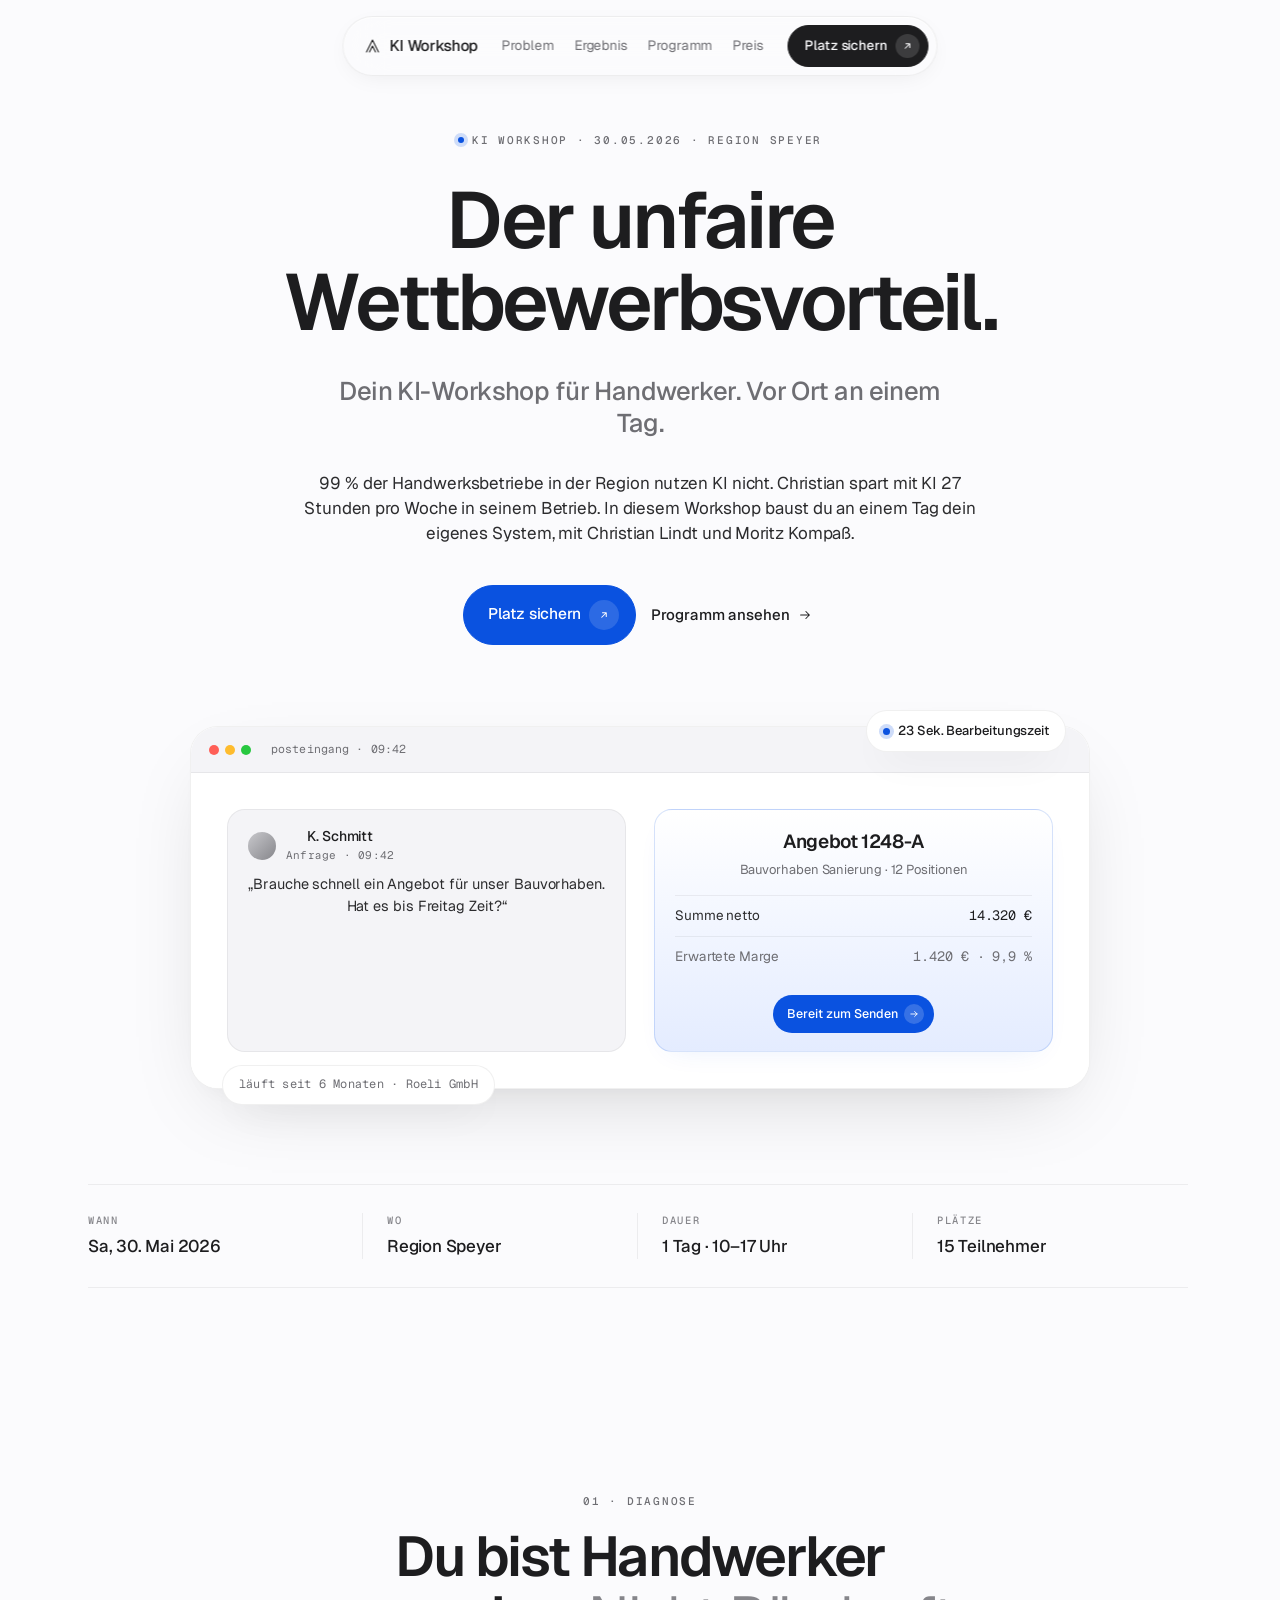
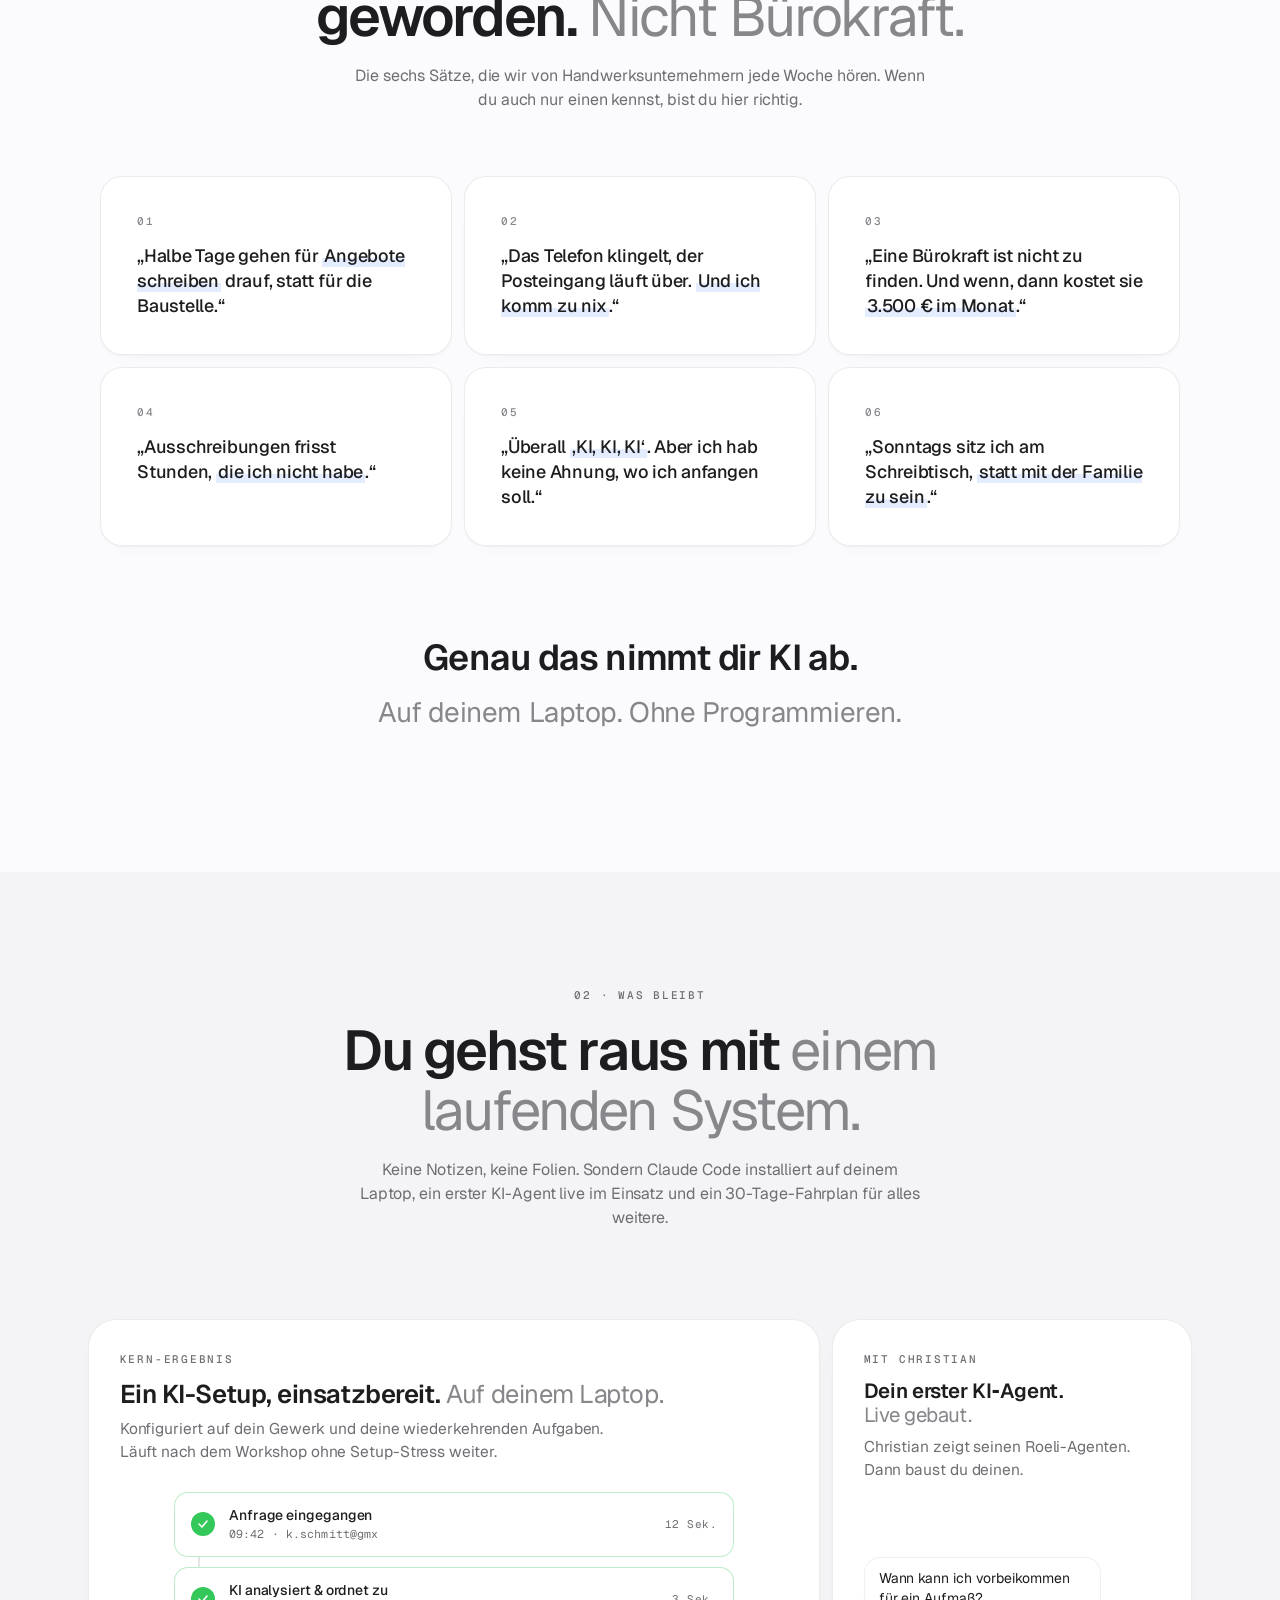
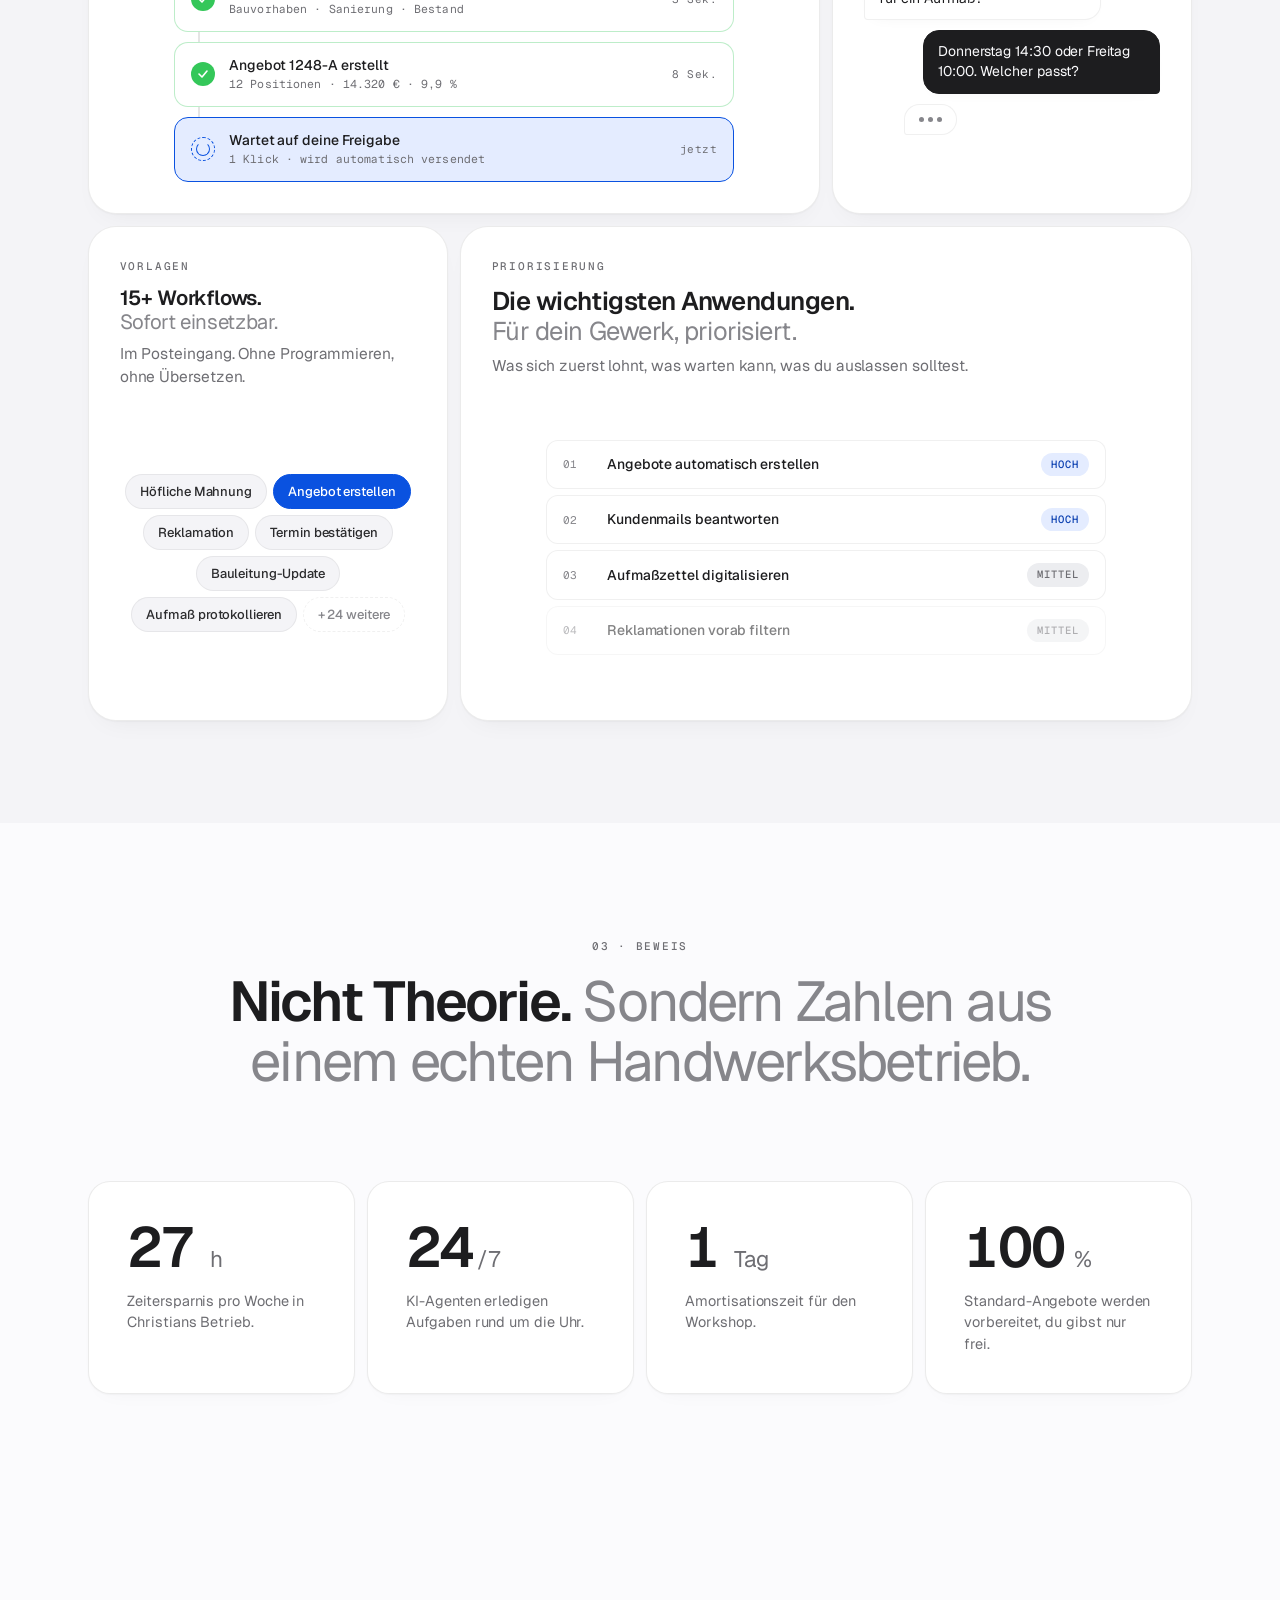
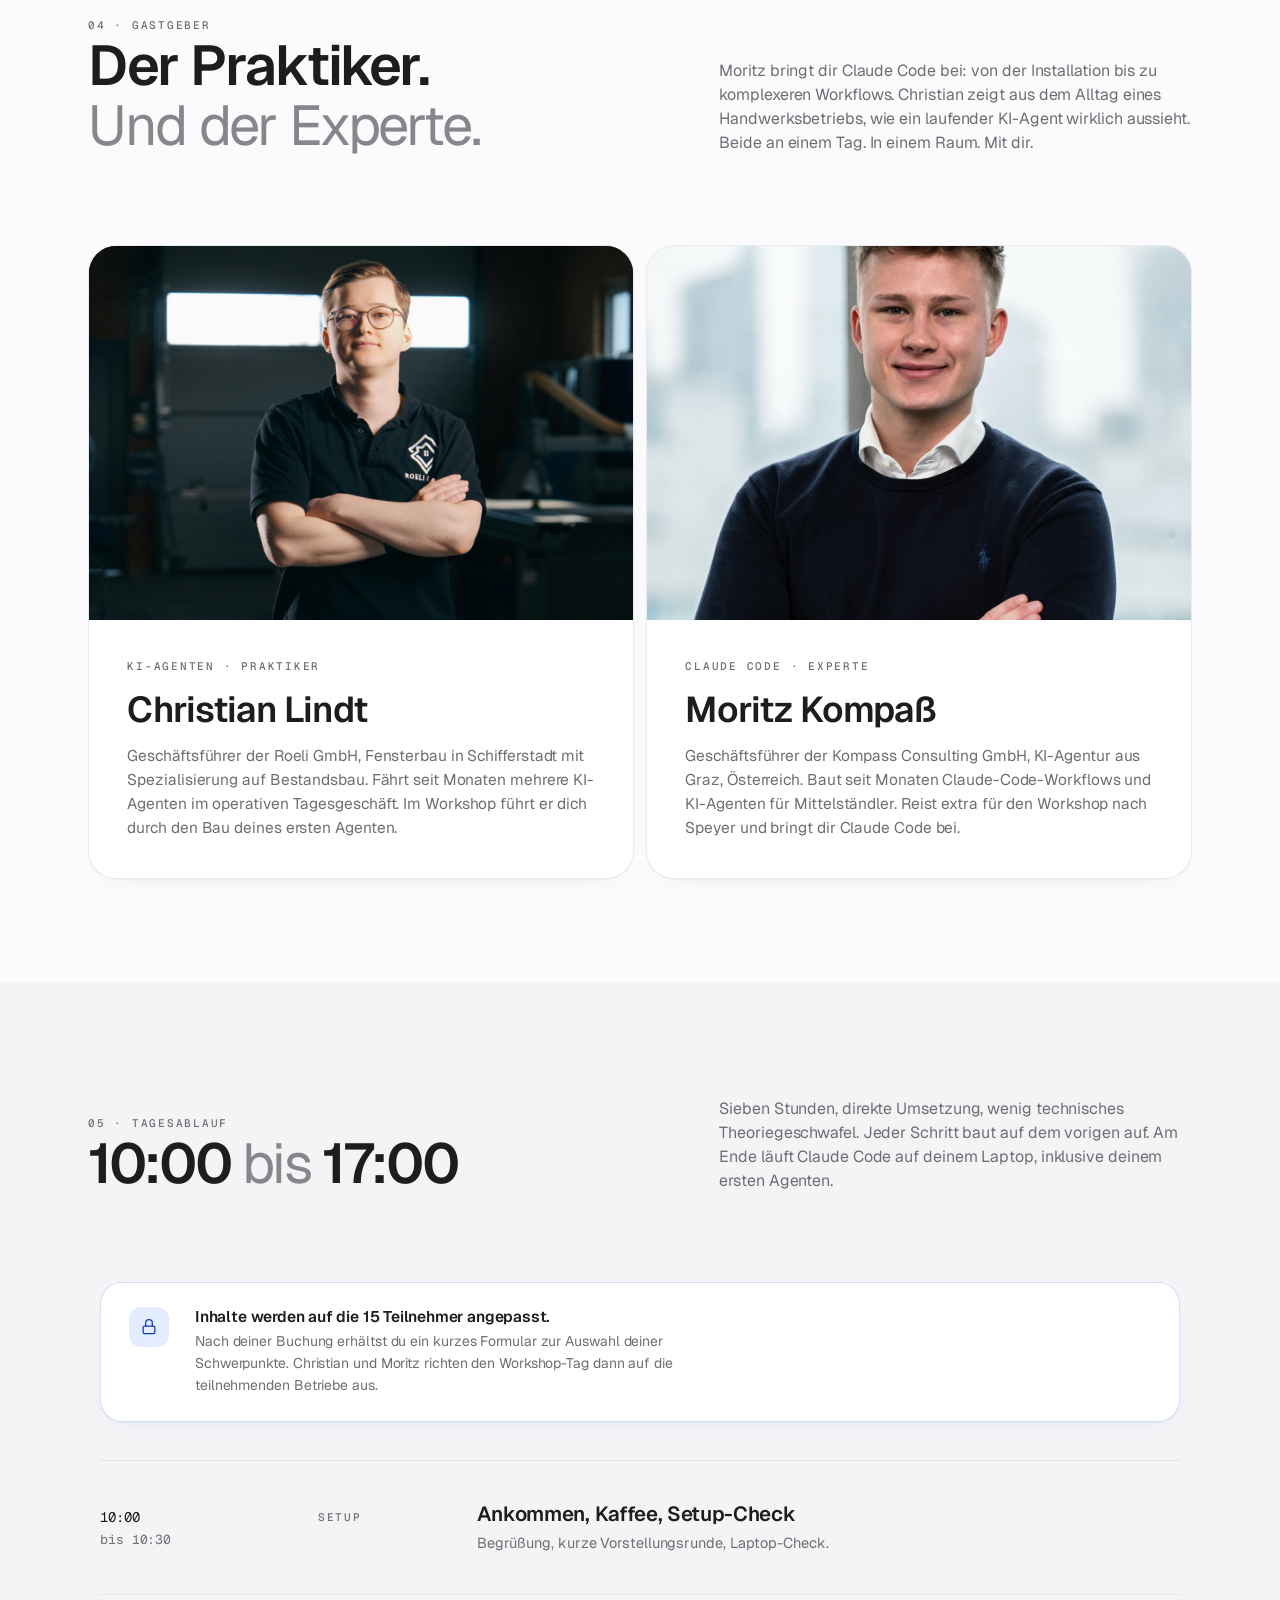
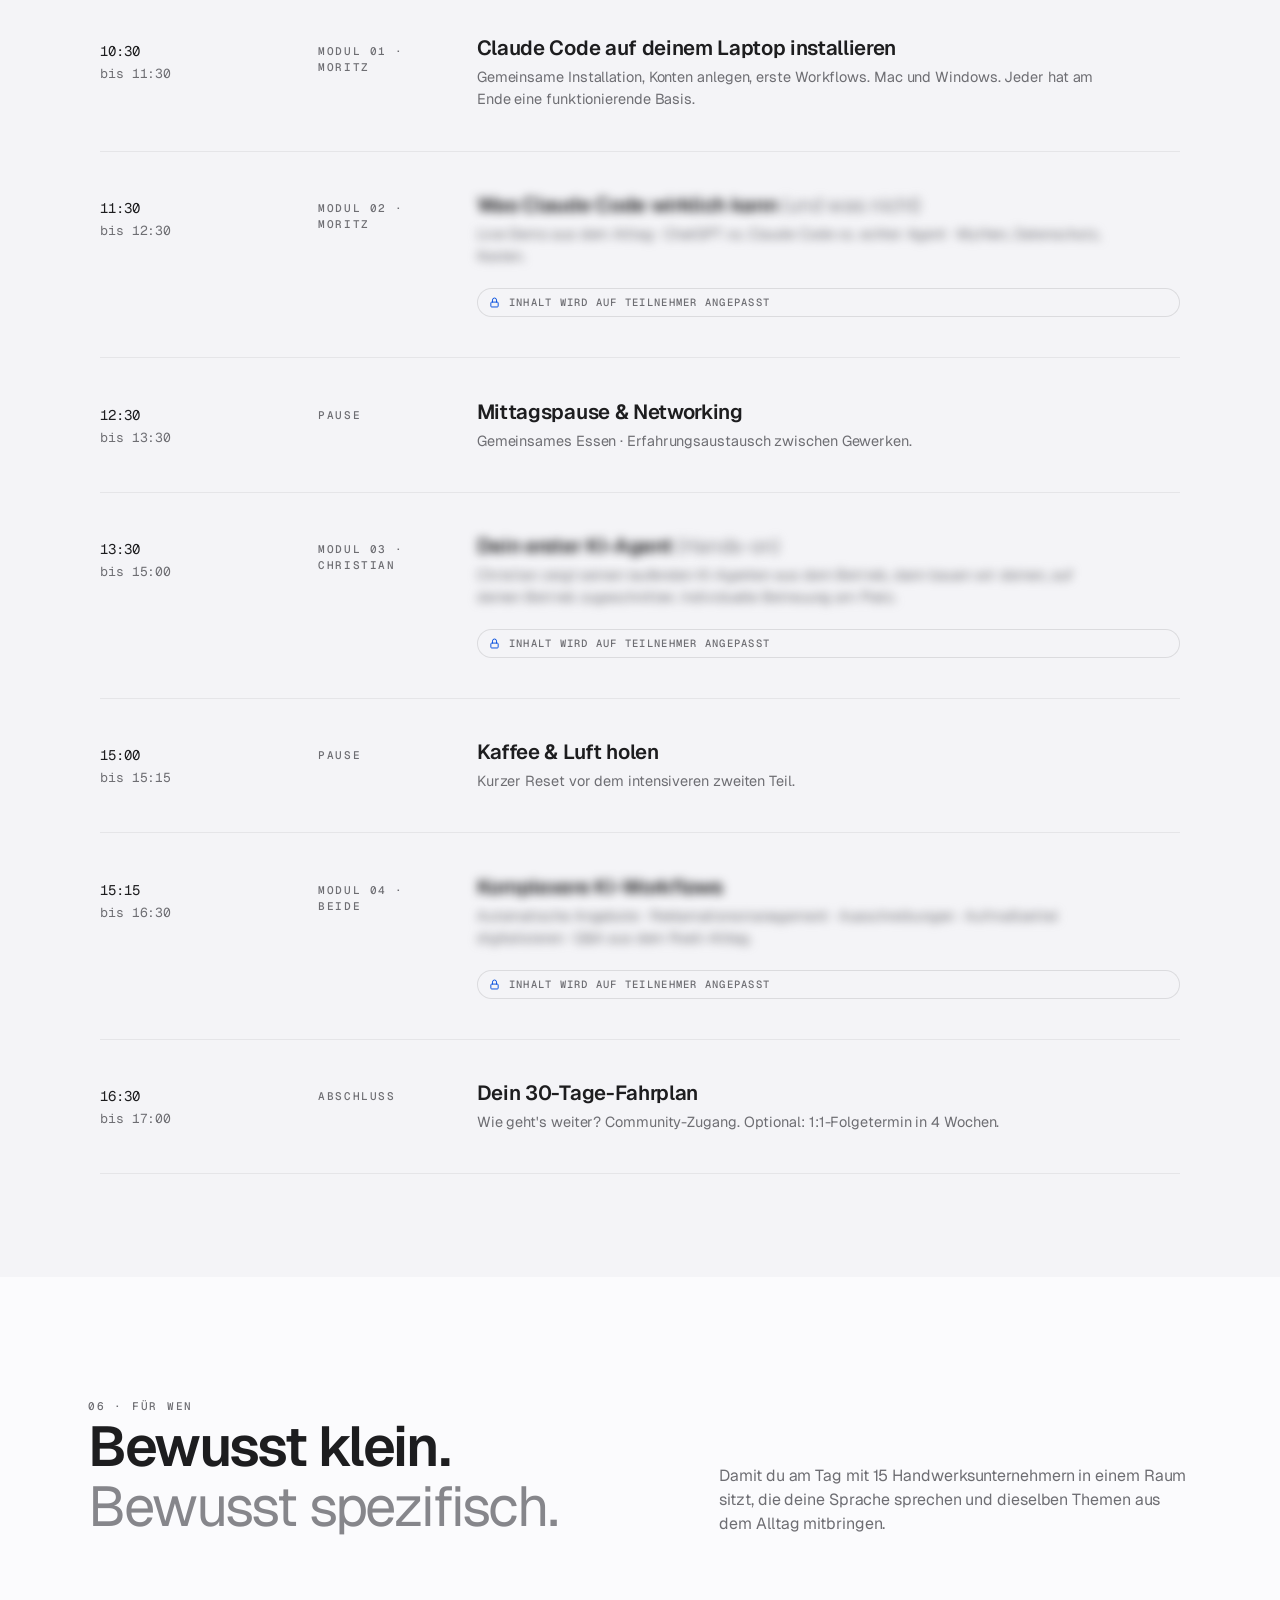
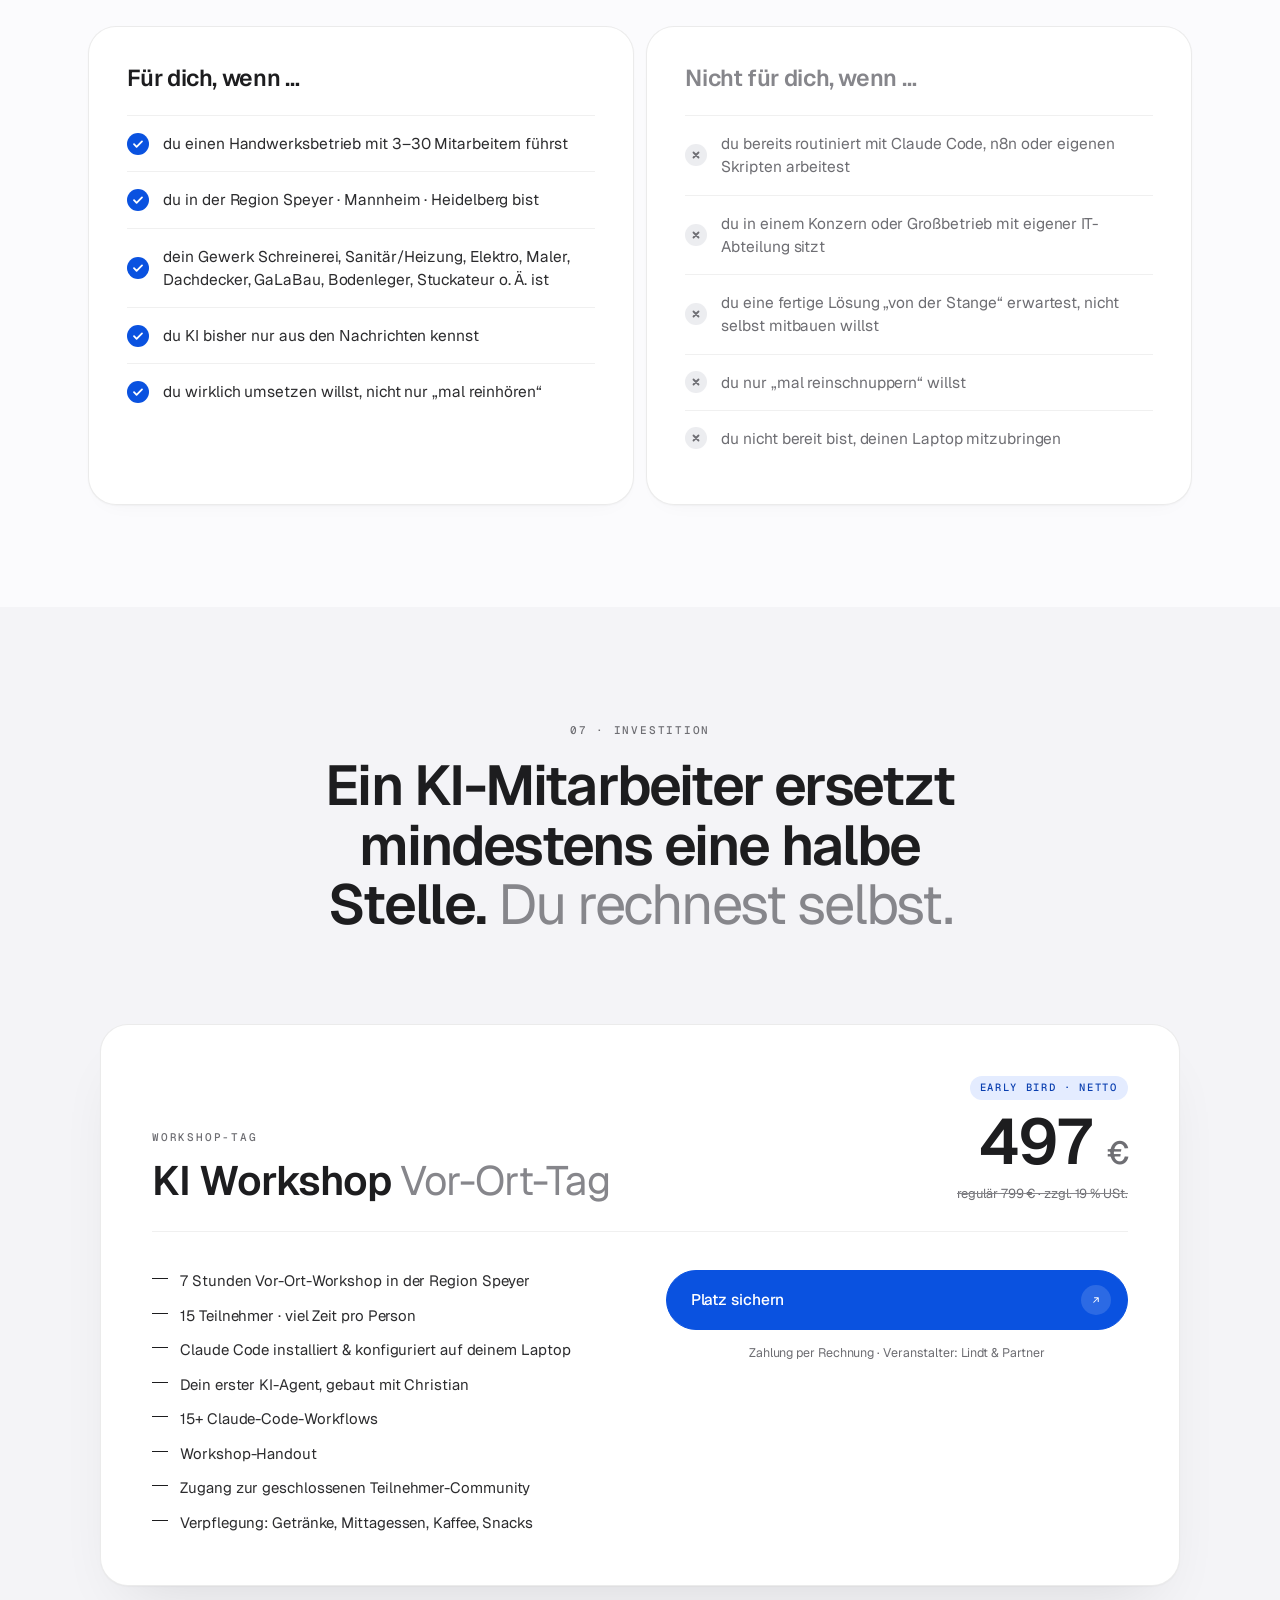
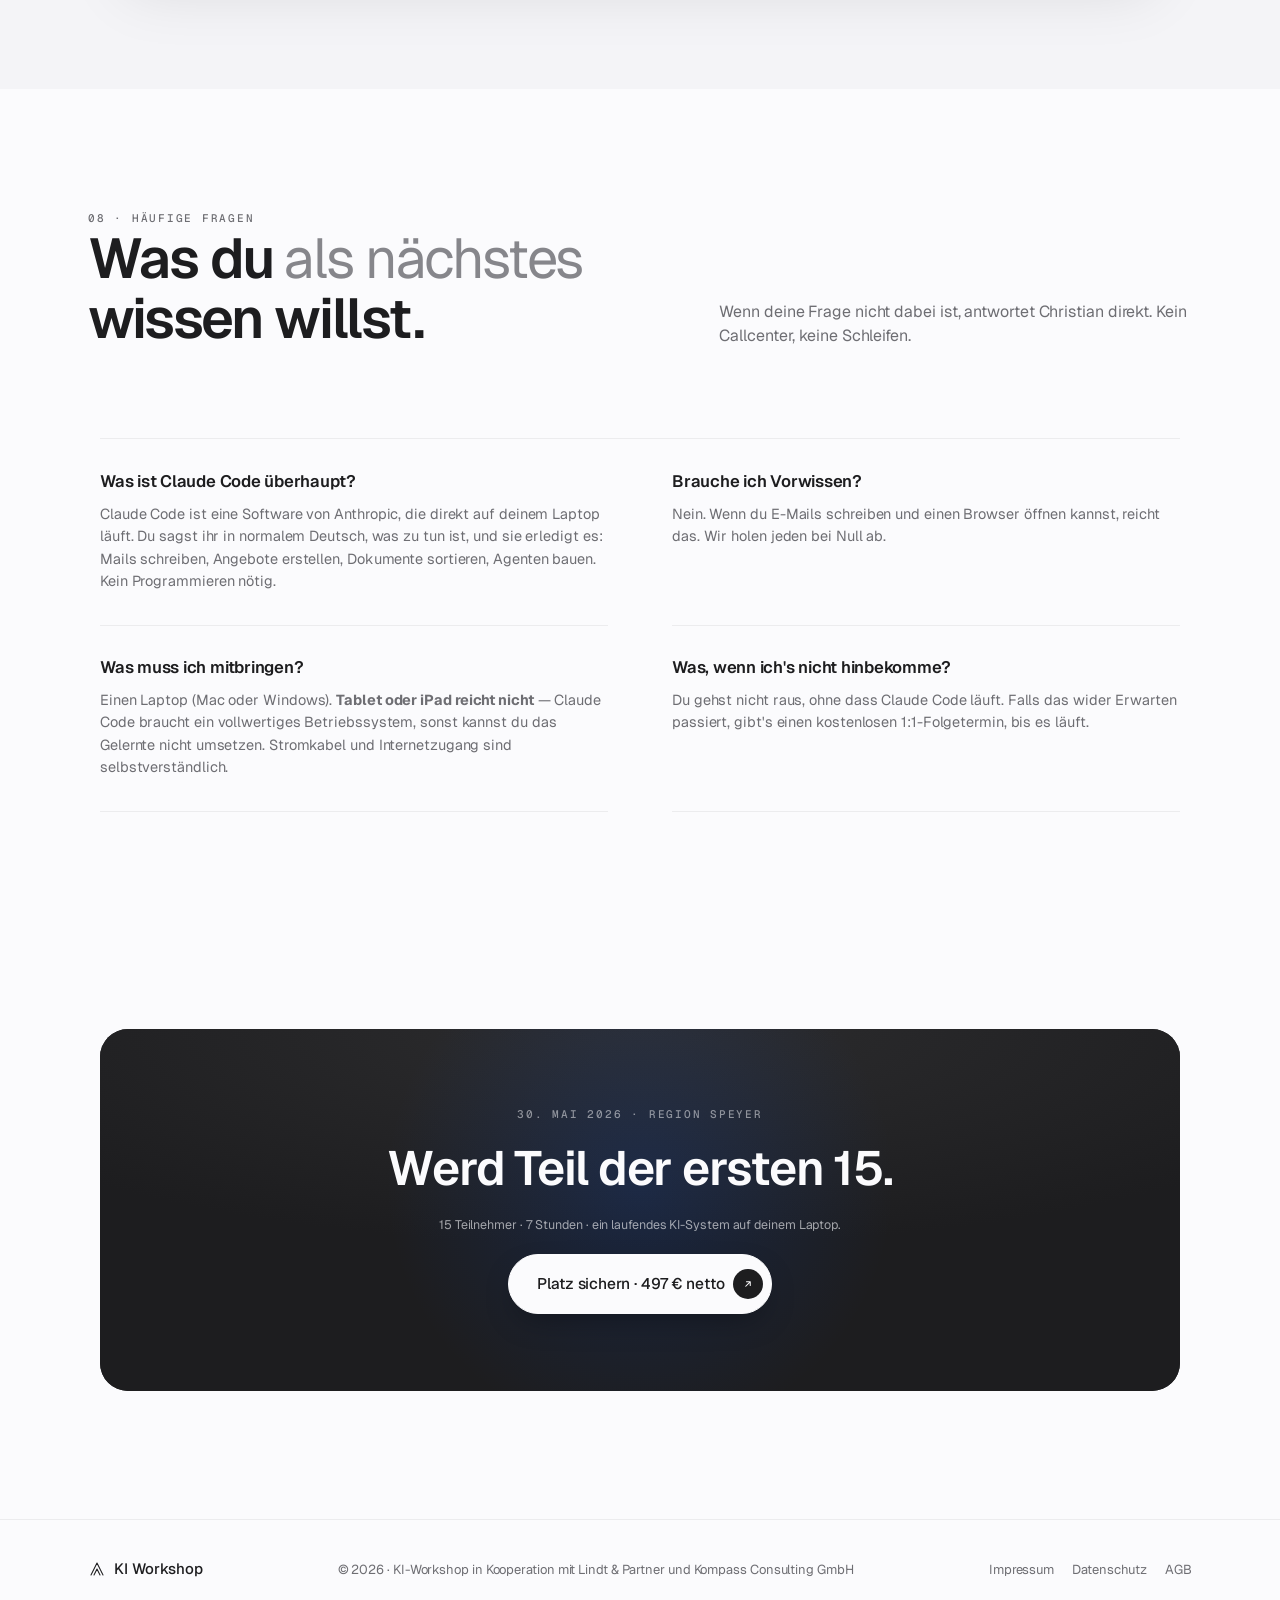
<file: index.html>
<!doctype html>
<html lang="de">
  <head>
    <meta charset="utf-8" />
    <meta name="viewport" content="width=device-width, initial-scale=1, viewport-fit=cover" />
    <title>KI Workshop · Claude Code für Handwerker, vor Ort an einem Tag</title>
    <meta
      name="description"
      content="Der Claude Code Workshop für Handwerksunternehmer in der Region Speyer. Mit Christian Lindt (KI-Agenten im laufenden Betrieb) und Moritz Kompaß. Du installierst Claude Code, lernst die Workflows und baust deinen ersten KI-Agenten."
    />
    <meta name="theme-color" content="#FBFBFD" />
    <link rel="canonical" href="https://claude-workshop.de/" />
    <link rel="icon" type="image/svg+xml" href="/assets/favicon.svg" />

    <!-- Open Graph -->
    <meta property="og:type" content="website" />
    <meta property="og:url" content="https://claude-workshop.de/" />
    <meta property="og:title" content="KI Workshop · Claude Code für Handwerker" />
    <meta property="og:description" content="Der Vor-Ort Claude Code Workshop für Handwerksunternehmer in der Region Speyer. Du gehst raus mit einem laufenden KI-System und deinem ersten Agenten." />
    <meta property="og:locale" content="de_DE" />
    <meta name="twitter:card" content="summary_large_image" />
    <link rel="preconnect" href="https://fonts.googleapis.com" />
    <link rel="preconnect" href="https://fonts.gstatic.com" crossorigin />
    <link
      href="https://fonts.googleapis.com/css2?family=Geist:wght@300;400;500;600;700&family=Geist+Mono:wght@400;500&display=swap"
      rel="stylesheet"
    />
    <link rel="stylesheet" href="styles.css" />
  </head>
  <body>
    <a class="skip" href="#main">Zum Inhalt springen</a>

    <header class="nav" id="nav">
      <a class="nav__brand" href="#top" aria-label="KI Workshop – Startseite">
        <svg class="nav__mark" viewBox="0 0 24 24" fill="none" aria-hidden="true">
          <path d="M4 20L12 4l8 16M8 20l4-8 4 8" stroke="currentColor" stroke-width="1.4" stroke-linecap="round" stroke-linejoin="round"/>
        </svg>
        <span>KI Workshop</span>
      </a>
      <nav class="nav__links" aria-label="Hauptnavigation">
        <a href="#problem">Problem</a>
        <a href="#ergebnis">Ergebnis</a>
        <a href="#programm">Programm</a>
        <a href="#preis">Preis</a>
      </nav>
      <a href="/buchung" class="btn btn--pill">
        <span>Platz sichern</span>
        <span class="btn__icon" aria-hidden="true">
          <svg viewBox="0 0 16 16" fill="none"><path d="M5 11l6-6M6 5h5v5" stroke="currentColor" stroke-width="1.4" stroke-linecap="round" stroke-linejoin="round"/></svg>
        </span>
      </a>
    </header>

    <main id="main">
      <!-- ============================================================
           HERO · Apple-style centered + product mockup below
           ============================================================ -->
      <section class="hero" id="top">
        <div class="hero__inner">
          <div class="hero__copy">
            <span class="eyebrow">
              <span class="eyebrow__dot" aria-hidden="true"></span>
              KI Workshop · 30.05.2026 · Region Speyer
            </span>

            <h1 class="hero__headline">
              <span class="hero__line">Der unfaire</span>
              <span class="hero__line">Wettbewerbsvorteil.</span>
            </h1>

            <p class="hero__subhead">Dein KI-Workshop für Handwerker. Vor Ort an einem Tag.</p>

            <p class="hero__lead">
              99&nbsp;% der Handwerksbetriebe in der Region nutzen KI nicht. Christian spart mit
              KI 27 Stunden pro Woche in seinem Betrieb. In diesem Workshop baust du an einem Tag
              dein eigenes System, mit Christian Lindt und Moritz Kompaß.
            </p>

            <div class="hero__cta">
              <a href="/buchung" class="btn btn--pill btn--lg btn--solid">
                <span>Platz sichern</span>
                <span class="btn__icon" aria-hidden="true">
                  <svg viewBox="0 0 16 16" fill="none"><path d="M5 11l6-6M6 5h5v5" stroke="currentColor" stroke-width="1.4" stroke-linecap="round" stroke-linejoin="round"/></svg>
                </span>
              </a>
              <a href="#programm" class="btn btn--text">
                Programm ansehen
                <svg viewBox="0 0 16 16" fill="none" aria-hidden="true"><path d="M3 8h10M9 4l4 4-4 4" stroke="currentColor" stroke-width="1.2" stroke-linecap="round" stroke-linejoin="round"/></svg>
              </a>
            </div>
          </div>

          <aside class="hero__aside" aria-hidden="true">
            <div class="hero__visual">
              <div class="hero__visual-bezel">
                <div class="hero__visual-core">
                  <div class="demo">
                    <div class="demo__head">
                      <span class="demo__dot"></span>
                      <span class="demo__dot"></span>
                      <span class="demo__dot"></span>
                      <span class="demo__url">posteingang · 09:42</span>
                    </div>
                    <div class="demo__body">
                      <div class="demo__msg demo__msg--in">
                        <div class="demo__sender">
                          <div class="demo__avatar"></div>
                          <div>
                            <p class="demo__name">K. Schmitt</p>
                            <p class="demo__meta">Anfrage · 09:42</p>
                          </div>
                        </div>
                        <p class="demo__text">„Brauche schnell ein Angebot für unser Bauvorhaben. Hat es bis Freitag Zeit?“</p>
                      </div>

                      <div class="demo__msg demo__msg--out">
                        <p class="demo__title">Angebot 1248-A</p>
                        <p class="demo__sub">Bauvorhaben Sanierung · 12 Positionen</p>
                        <div class="demo__row">
                          <span>Summe netto</span>
                          <span class="demo__row-val">14.320 €</span>
                        </div>
                        <div class="demo__row demo__row--muted">
                          <span>Erwartete Marge</span>
                          <span class="demo__row-val">1.420 € · 9,9 %</span>
                        </div>
                        <button class="demo__send" type="button" tabindex="-1">
                          <span>Bereit zum Senden</span>
                          <span class="btn__icon btn__icon--mini">
                            <svg viewBox="0 0 16 16" fill="none"><path d="M3 8h10M9 4l4 4-4 4" stroke="currentColor" stroke-width="1.4" stroke-linecap="round" stroke-linejoin="round"/></svg>
                          </span>
                        </button>
                      </div>
                    </div>
                  </div>
                </div>
              </div>

              <div class="hero__chip hero__chip--a">
                <span class="hero__chip-pulse" aria-hidden="true"></span>
                23 Sek. Bearbeitungszeit
              </div>
              <div class="hero__chip hero__chip--b">
                läuft seit 6 Monaten · Roeli GmbH
              </div>
            </div>
          </aside>

          <div class="hero__meta">
            <div class="hero__meta-item">
              <p class="hero__meta-label">Wann</p>
              <p class="hero__meta-val">Sa, 30. Mai 2026</p>
            </div>
            <div class="hero__meta-item">
              <p class="hero__meta-label">Wo</p>
              <p class="hero__meta-val">Region Speyer</p>
            </div>
            <div class="hero__meta-item">
              <p class="hero__meta-label">Dauer</p>
              <p class="hero__meta-val">1 Tag · 10–17 Uhr</p>
            </div>
            <div class="hero__meta-item">
              <p class="hero__meta-label">Plätze</p>
              <p class="hero__meta-val">15 Teilnehmer</p>
            </div>
          </div>
        </div>
      </section>

      <!-- ============================================================
           PROBLEM
           ============================================================ -->
      <section class="problem" id="problem">
        <div class="container">
          <header class="section-head">
            <span class="eyebrow">01 · Diagnose</span>
            <h2 class="section-title section-title--center">
              Du bist Handwerker geworden. <em>Nicht Bürokraft.</em>
            </h2>
            <p class="section-lead">
              Die sechs Sätze, die wir von Handwerksunternehmern jede Woche hören.
              Wenn du auch nur einen kennst, bist du hier richtig.
            </p>
          </header>

          <ol class="quotes" role="list">
            <li class="quote">
              <span class="quote__num">01</span>
              <p>„Halbe Tage gehen für <em>Angebote schreiben</em> drauf, statt für die Baustelle.“</p>
            </li>
            <li class="quote">
              <span class="quote__num">02</span>
              <p>„Das Telefon klingelt, der Posteingang läuft über. <em>Und ich komm zu nix</em>.“</p>
            </li>
            <li class="quote">
              <span class="quote__num">03</span>
              <p>„Eine Bürokraft ist nicht zu finden. Und wenn, dann kostet sie <em>3.500&nbsp;€ im Monat</em>.“</p>
            </li>
            <li class="quote">
              <span class="quote__num">04</span>
              <p>„Ausschreibungen frisst Stunden, <em>die ich nicht habe</em>.“</p>
            </li>
            <li class="quote">
              <span class="quote__num">05</span>
              <p>„Überall <em>‚KI, KI, KI‘</em>. Aber ich hab keine Ahnung, wo ich anfangen soll.“</p>
            </li>
            <li class="quote">
              <span class="quote__num">06</span>
              <p>„Sonntags sitz ich am Schreibtisch, <em>statt mit der Familie zu sein</em>.“</p>
            </li>
          </ol>

          <p class="problem__bridge">
            Genau das nimmt dir KI ab. <em>Auf deinem Laptop. Ohne Programmieren.</em>
          </p>
        </div>
      </section>

      <!-- ============================================================
           BENTO · Was bleibt
           ============================================================ -->
      <section class="ergebnis" id="ergebnis">
        <div class="container">
          <header class="section-head">
            <span class="eyebrow">02 · Was bleibt</span>
            <h2 class="section-title section-title--center">
              Du gehst raus mit <em>einem laufenden System.</em>
            </h2>
            <p class="section-lead">
              Keine Notizen, keine Folien. Sondern Claude Code installiert auf deinem Laptop,
              ein erster KI-Agent live im Einsatz und ein 30-Tage-Fahrplan für alles weitere.
            </p>
          </header>

          <div class="bento">

            <!-- A · Feature wide -->
            <article class="bento__card bento__a">
              <div class="bento__copy">
                <span class="eyebrow eyebrow--card">Kern-Ergebnis</span>
                <h3 class="bento__h">Ein KI-Setup, einsatzbereit. <em>Auf deinem Laptop.</em></h3>
                <p class="bento__p">Konfiguriert auf dein Gewerk und deine wiederkehrenden Aufgaben. Läuft nach dem Workshop ohne Setup-Stress weiter.</p>
              </div>
              <div class="bento__art">
                <div class="mock-flow">
                  <div class="mock-flow__step is-done">
                    <span class="mock-flow__check"><svg viewBox="0 0 12 12" fill="none"><path d="M2 6l3 3 5-6" stroke="currentColor" stroke-width="1.6" stroke-linecap="round" stroke-linejoin="round"/></svg></span>
                    <div>
                      <p>Anfrage eingegangen</p>
                      <span>09:42 · k.schmitt@gmx</span>
                    </div>
                    <span class="mock-flow__time">12 Sek.</span>
                  </div>
                  <div class="mock-flow__rail"></div>
                  <div class="mock-flow__step is-done">
                    <span class="mock-flow__check"><svg viewBox="0 0 12 12" fill="none"><path d="M2 6l3 3 5-6" stroke="currentColor" stroke-width="1.6" stroke-linecap="round" stroke-linejoin="round"/></svg></span>
                    <div>
                      <p>KI analysiert &amp; ordnet zu</p>
                      <span>Bauvorhaben · Sanierung · Bestand</span>
                    </div>
                    <span class="mock-flow__time">3 Sek.</span>
                  </div>
                  <div class="mock-flow__rail"></div>
                  <div class="mock-flow__step is-done">
                    <span class="mock-flow__check"><svg viewBox="0 0 12 12" fill="none"><path d="M2 6l3 3 5-6" stroke="currentColor" stroke-width="1.6" stroke-linecap="round" stroke-linejoin="round"/></svg></span>
                    <div>
                      <p>Angebot 1248-A erstellt</p>
                      <span>12 Positionen · 14.320 € · 9,9 %</span>
                    </div>
                    <span class="mock-flow__time">8 Sek.</span>
                  </div>
                  <div class="mock-flow__rail"></div>
                  <div class="mock-flow__step is-active">
                    <span class="mock-flow__spin"></span>
                    <div>
                      <p>Wartet auf deine Freigabe</p>
                      <span>1 Klick · wird automatisch versendet</span>
                    </div>
                    <span class="mock-flow__time">jetzt</span>
                  </div>
                </div>
              </div>
            </article>

            <!-- B · KI-Agent (Christians Part) -->
            <article class="bento__card bento__b">
              <div class="bento__copy">
                <span class="eyebrow eyebrow--card">Mit Christian</span>
                <h3 class="bento__h">Dein erster KI&#8209;Agent. <em>Live gebaut.</em></h3>
                <p class="bento__p">Christian zeigt seinen Roeli-Agenten. Dann baust du deinen.</p>
              </div>
              <div class="bento__art">
                <div class="mock-chat">
                  <div class="mock-chat__msg mock-chat__msg--in">
                    <div class="mock-chat__bubble">Wann kann ich vorbeikommen für ein Aufmaß?</div>
                  </div>
                  <div class="mock-chat__msg mock-chat__msg--out">
                    <div class="mock-chat__bubble mock-chat__bubble--out">Donnerstag 14:30 oder Freitag 10:00. Welcher passt?</div>
                  </div>
                  <div class="mock-chat__typing"><span></span><span></span><span></span></div>
                </div>
              </div>
            </article>

            <!-- C · Workflow library -->
            <article class="bento__card bento__c">
              <div class="bento__copy">
                <span class="eyebrow eyebrow--card">Vorlagen</span>
                <h3 class="bento__h">15+ Workflows. <em>Sofort einsetzbar.</em></h3>
                <p class="bento__p">Im Posteingang. Ohne Programmieren, ohne Übersetzen.</p>
              </div>
              <div class="bento__art">
                <div class="chips">
                  <span class="chip">Höfliche Mahnung</span>
                  <span class="chip chip--active">Angebot erstellen</span>
                  <span class="chip">Reklamation</span>
                  <span class="chip">Termin bestätigen</span>
                  <span class="chip">Bauleitung-Update</span>
                  <span class="chip">Aufmaß protokollieren</span>
                  <span class="chip chip--muted">+ 24 weitere</span>
                </div>
              </div>
            </article>

            <!-- D · Priority list wide -->
            <article class="bento__card bento__d">
              <div class="bento__copy">
                <span class="eyebrow eyebrow--card">Priorisierung</span>
                <h3 class="bento__h">Die wichtigsten Anwendungen. <em>Für dein Gewerk, priorisiert.</em></h3>
                <p class="bento__p">Was sich zuerst lohnt, was warten kann, was du auslassen solltest.</p>
              </div>
              <div class="bento__art">
                <ol class="ranking">
                  <li><span class="ranking__rank">01</span><span>Angebote automatisch erstellen</span><span class="tag tag--high">Hoch</span></li>
                  <li><span class="ranking__rank">02</span><span>Kundenmails beantworten</span><span class="tag tag--high">Hoch</span></li>
                  <li><span class="ranking__rank">03</span><span>Aufmaßzettel digitalisieren</span><span class="tag tag--mid">Mittel</span></li>
                  <li class="is-muted"><span class="ranking__rank">04</span><span>Reklamationen vorab filtern</span><span class="tag tag--mid">Mittel</span></li>
                </ol>
              </div>
            </article>
          </div>
        </div>
      </section>

      <!-- ============================================================
           PROOF · stats
           ============================================================ -->
      <section class="proof">
        <div class="container">
          <header class="section-head">
            <span class="eyebrow">03 · Beweis</span>
            <h2 class="section-title section-title--center">
              Nicht Theorie. <em>Sondern Zahlen aus einem echten Handwerksbetrieb.</em>
            </h2>
          </header>
          <div class="proof__grid">
            <div class="proof__stat">
              <p class="proof__num"><span data-count="27">27</span> <small>h</small></p>
              <p class="proof__label">Zeitersparnis pro Woche in Christians Betrieb.</p>
            </div>
            <div class="proof__stat">
              <p class="proof__num">24<small>/7</small></p>
              <p class="proof__label">KI-Agenten erledigen Aufgaben rund um die Uhr.</p>
            </div>
            <div class="proof__stat">
              <p class="proof__num"><span data-count="1">1</span> <small>Tag</small></p>
              <p class="proof__label">Amortisationszeit für den Workshop.</p>
            </div>
            <div class="proof__stat">
              <p class="proof__num"><span data-count="100">100</span><small> %</small></p>
              <p class="proof__label">Standard-Angebote werden vorbereitet, du gibst nur frei.</p>
            </div>
          </div>
        </div>
      </section>

      <!-- ============================================================
           HOSTS
           ============================================================ -->
      <section class="hosts" id="gastgeber">
        <div class="container">
          <header class="section-head section-head--split">
            <div>
              <span class="eyebrow">04 · Gastgeber</span>
              <h2 class="section-title">Der Praktiker. <em>Und der Experte.</em></h2>
            </div>
            <p class="section-lead">
              Moritz bringt dir Claude Code bei: von der Installation bis zu komplexeren Workflows.
              Christian zeigt aus dem Alltag eines Handwerksbetriebs, wie ein laufender KI-Agent wirklich aussieht.
              Beide an einem Tag. In einem Raum. Mit dir.
            </p>
          </header>

          <div class="hosts__grid">
            <article class="host">
              <div class="host__portrait">
                <div class="host__portrait-art host__portrait-art--lindt" aria-hidden="true"></div>
              </div>
              <div class="host__body">
                <p class="host__role">KI-Agenten · Praktiker</p>
                <h3 class="host__name">Christian Lindt</h3>
                <p class="host__bio">
                  Geschäftsführer der Roeli GmbH, Fensterbau in Schifferstadt mit
                  Spezialisierung auf Bestandsbau. Fährt seit Monaten mehrere KI-Agenten
                  im operativen Tagesgeschäft. Im Workshop führt er dich durch den
                  Bau deines ersten Agenten.
                </p>
              </div>
            </article>

            <article class="host">
              <div class="host__portrait">
                <div class="host__portrait-art host__portrait-art--kompass" aria-hidden="true"></div>
              </div>
              <div class="host__body">
                <p class="host__role">Claude Code · Experte</p>
                <h3 class="host__name">Moritz Kompaß</h3>
                <p class="host__bio">
                  Geschäftsführer der Kompass Consulting GmbH, KI-Agentur aus Graz, Österreich.
                  Baut seit Monaten Claude-Code-Workflows und KI-Agenten für Mittelständler.
                  Reist extra für den Workshop nach Speyer und bringt dir Claude Code bei.
                </p>
              </div>
            </article>
          </div>
        </div>
      </section>

      <!-- ============================================================
           SCHEDULE
           ============================================================ -->
      <section class="schedule" id="programm">
        <div class="container">
          <header class="section-head section-head--split">
            <div>
              <span class="eyebrow">05 · Tagesablauf</span>
              <h2 class="section-title">10:00 <em>bis</em> 17:00</h2>
            </div>
            <p class="section-lead">
              Sieben Stunden, direkte Umsetzung, wenig technisches Theoriegeschwafel.
              Jeder Schritt baut auf dem vorigen auf. Am Ende läuft Claude Code
              auf deinem Laptop, inklusive deinem ersten Agenten.
            </p>
          </header>

          <div class="schedule__notice">
            <span class="schedule__notice-icon" aria-hidden="true">
              <svg viewBox="0 0 24 24" fill="none"><rect x="5" y="11" width="14" height="9" rx="1.6" stroke="currentColor" stroke-width="1.5"/><path d="M8 11V7a4 4 0 0 1 8 0v4" stroke="currentColor" stroke-width="1.5" stroke-linecap="round"/></svg>
            </span>
            <div>
              <p class="schedule__notice-title">Inhalte werden auf die 15 Teilnehmer angepasst.</p>
              <p class="schedule__notice-text">
                Nach deiner Buchung erhältst du ein kurzes Formular zur Auswahl deiner Schwerpunkte.
                Christian und Moritz richten den Workshop-Tag dann auf die teilnehmenden Betriebe aus.
              </p>
            </div>
          </div>

          <ol class="timeline">
            <li class="timeline__row">
              <span class="timeline__time"><span class="num">10:00</span><span class="num num--end">bis 10:30</span></span>
              <span class="timeline__tag">Setup</span>
              <div>
                <h3>Ankommen, Kaffee, Setup-Check</h3>
                <p>Begrüßung, kurze Vorstellungsrunde, Laptop-Check.</p>
              </div>
            </li>
            <li class="timeline__row">
              <span class="timeline__time"><span class="num">10:30</span><span class="num num--end">bis 11:30</span></span>
              <span class="timeline__tag">Modul 01 · Moritz</span>
              <div>
                <h3>Claude Code auf deinem Laptop installieren</h3>
                <p>Gemeinsame Installation, Konten anlegen, erste Workflows. Mac und Windows. Jeder hat am Ende eine funktionierende Basis.</p>
              </div>
            </li>
            <li class="timeline__row timeline__row--locked">
              <span class="timeline__time"><span class="num">11:30</span><span class="num num--end">bis 12:30</span></span>
              <span class="timeline__tag">Modul 02 · Moritz</span>
              <div>
                <h3>Was Claude Code wirklich kann <em>(und was nicht)</em></h3>
                <p>Live-Demo aus dem Alltag · ChatGPT vs. Claude Code vs. echter Agent · Mythen, Datenschutz, Kosten.</p>
                <span class="timeline__lock" aria-hidden="true">
                  <svg viewBox="0 0 16 16" fill="none"><rect x="3.5" y="7.5" width="9" height="6" rx="1" stroke="currentColor" stroke-width="1.2"/><path d="M5.5 7.5V5a2.5 2.5 0 0 1 5 0v2.5" stroke="currentColor" stroke-width="1.2" stroke-linecap="round"/></svg>
                  Inhalt wird auf Teilnehmer angepasst
                </span>
              </div>
            </li>
            <li class="timeline__row timeline__row--break">
              <span class="timeline__time"><span class="num">12:30</span><span class="num num--end">bis 13:30</span></span>
              <span class="timeline__tag">Pause</span>
              <div>
                <h3>Mittagspause &amp; Networking</h3>
                <p>Gemeinsames Essen · Erfahrungsaustausch zwischen Gewerken.</p>
              </div>
            </li>
            <li class="timeline__row timeline__row--locked">
              <span class="timeline__time"><span class="num">13:30</span><span class="num num--end">bis 15:00</span></span>
              <span class="timeline__tag">Modul 03 · Christian</span>
              <div>
                <h3>Dein erster KI-Agent <em>(Hands-on)</em></h3>
                <p>Christian zeigt seinen laufenden KI-Agenten aus dem Betrieb, dann bauen wir deinen, auf deinen Betrieb zugeschnitten. Individuelle Betreuung am Platz.</p>
                <span class="timeline__lock" aria-hidden="true">
                  <svg viewBox="0 0 16 16" fill="none"><rect x="3.5" y="7.5" width="9" height="6" rx="1" stroke="currentColor" stroke-width="1.2"/><path d="M5.5 7.5V5a2.5 2.5 0 0 1 5 0v2.5" stroke="currentColor" stroke-width="1.2" stroke-linecap="round"/></svg>
                  Inhalt wird auf Teilnehmer angepasst
                </span>
              </div>
            </li>
            <li class="timeline__row timeline__row--break">
              <span class="timeline__time"><span class="num">15:00</span><span class="num num--end">bis 15:15</span></span>
              <span class="timeline__tag">Pause</span>
              <div>
                <h3>Kaffee &amp; Luft holen</h3>
                <p>Kurzer Reset vor dem intensiveren zweiten Teil.</p>
              </div>
            </li>
            <li class="timeline__row timeline__row--locked">
              <span class="timeline__time"><span class="num">15:15</span><span class="num num--end">bis 16:30</span></span>
              <span class="timeline__tag">Modul 04 · Beide</span>
              <div>
                <h3>Komplexere KI-Workflows</h3>
                <p>Automatische Angebote · Reklamationsmanagement · Ausschreibungen · Aufmaßzettel digitalisieren · Q&amp;A aus dem Roeli-Alltag.</p>
                <span class="timeline__lock" aria-hidden="true">
                  <svg viewBox="0 0 16 16" fill="none"><rect x="3.5" y="7.5" width="9" height="6" rx="1" stroke="currentColor" stroke-width="1.2"/><path d="M5.5 7.5V5a2.5 2.5 0 0 1 5 0v2.5" stroke="currentColor" stroke-width="1.2" stroke-linecap="round"/></svg>
                  Inhalt wird auf Teilnehmer angepasst
                </span>
              </div>
            </li>
            <li class="timeline__row">
              <span class="timeline__time"><span class="num">16:30</span><span class="num num--end">bis 17:00</span></span>
              <span class="timeline__tag">Abschluss</span>
              <div>
                <h3>Dein 30-Tage-Fahrplan</h3>
                <p>Wie geht's weiter? Community-Zugang. Optional: 1:1-Folgetermin in 4 Wochen.</p>
              </div>
            </li>
          </ol>
        </div>
      </section>

      <!-- ============================================================
           AUDIENCE
           ============================================================ -->
      <section class="audience">
        <div class="container">
          <header class="section-head section-head--split">
            <div>
              <span class="eyebrow">06 · Für wen</span>
              <h2 class="section-title">Bewusst klein. <em>Bewusst spezifisch.</em></h2>
            </div>
            <p class="section-lead">
              Damit du am Tag mit 15 Handwerksunternehmern in einem Raum sitzt, die deine Sprache
              sprechen und dieselben Themen aus dem Alltag mitbringen.
            </p>
          </header>

          <div class="audience__grid">
            <div class="audience__card">
              <span class="audience__label">Für dich, wenn …</span>
              <ul class="audience__list audience__list--check">
                <li>du einen Handwerksbetrieb mit 3–30 Mitarbeitern führst</li>
                <li>du in der Region Speyer · Mannheim · Heidelberg bist</li>
                <li>dein Gewerk Schreinerei, Sanitär/Heizung, Elektro, Maler, Dachdecker, GaLaBau, Bodenleger, Stuckateur o.&nbsp;Ä. ist</li>
                <li>du KI bisher nur aus den Nachrichten kennst</li>
                <li>du wirklich umsetzen willst, nicht nur „mal reinhören“</li>
              </ul>
            </div>
            <div class="audience__card audience__card--muted">
              <span class="audience__label audience__label--muted">Nicht für dich, wenn …</span>
              <ul class="audience__list audience__list--muted audience__list--cross">
                <li>du bereits routiniert mit Claude Code, n8n oder eigenen Skripten arbeitest</li>
                <li>du in einem Konzern oder Großbetrieb mit eigener IT-Abteilung sitzt</li>
                <li>du eine fertige Lösung „von der Stange“ erwartest, nicht selbst mitbauen willst</li>
                <li>du nur „mal reinschnuppern“ willst</li>
                <li>du nicht bereit bist, deinen Laptop mitzubringen</li>
              </ul>
            </div>
          </div>
        </div>
      </section>

      <!-- ============================================================
           PRICING
           ============================================================ -->
      <section class="pricing" id="preis">
        <div class="container">
          <header class="section-head">
            <span class="eyebrow">07 · Investition</span>
            <h2 class="section-title section-title--center">
              Ein KI-Mitarbeiter ersetzt mindestens eine halbe Stelle. <em>Du rechnest selbst.</em>
            </h2>
          </header>

          <div class="price" id="buchen">
            <div class="price__inner">
              <div class="price__top">
                <div>
                  <span class="eyebrow eyebrow--card">Workshop-Tag</span>
                  <h3 class="price__name">KI Workshop <em>Vor-Ort-Tag</em></h3>
                </div>
                <div class="price__amount">
                  <span class="price__earlybird">Early Bird · netto</span>
                  <p class="price__num">497&thinsp;<small>€</small></p>
                  <span class="price__reg">regulär 799&thinsp;€ · zzgl. 19&thinsp;% USt.</span>
                </div>
              </div>

              <div class="price__split">
                <ul class="price__list">
                  <li>7 Stunden Vor-Ort-Workshop in der Region Speyer</li>
                  <li>15 Teilnehmer · viel Zeit pro Person</li>
                  <li>Claude Code installiert &amp; konfiguriert auf deinem Laptop</li>
                  <li>Dein erster KI-Agent, gebaut mit Christian</li>
                  <li>15+ Claude-Code-Workflows</li>
                  <li>Workshop-Handout</li>
                  <li>Zugang zur geschlossenen Teilnehmer-Community</li>
                  <li>Verpflegung: Getränke, Mittagessen, Kaffee, Snacks</li>
                </ul>

                <div class="price__cta">
                  <a href="/buchung" class="btn btn--pill btn--lg btn--solid btn--block">
                    <span>Platz sichern</span>
                    <span class="btn__icon" aria-hidden="true">
                      <svg viewBox="0 0 16 16" fill="none"><path d="M5 11l6-6M6 5h5v5" stroke="currentColor" stroke-width="1.4" stroke-linecap="round" stroke-linejoin="round"/></svg>
                    </span>
                  </a>
                  <p class="price__trust">Zahlung per Rechnung · Veranstalter: Lindt &amp; Partner</p>
                </div>
              </div>
            </div>
          </div>
        </div>
      </section>

      <!-- ============================================================
           FAQ
           ============================================================ -->
      <section class="faq" id="faq">
        <div class="container">
          <header class="section-head section-head--split">
            <div>
              <span class="eyebrow">08 · Häufige Fragen</span>
              <h2 class="section-title">Was du <em>als nächstes</em> wissen willst.</h2>
            </div>
            <p class="section-lead">
              Wenn deine Frage nicht dabei ist, antwortet Christian direkt.
              Kein Callcenter, keine Schleifen.
            </p>
          </header>

          <dl class="faq__grid">
            <div class="faq__item">
              <dt>Was ist Claude Code überhaupt?</dt>
              <dd>Claude Code ist eine Software von Anthropic, die direkt auf deinem Laptop läuft. Du sagst ihr in normalem Deutsch, was zu tun ist, und sie erledigt es: Mails schreiben, Angebote erstellen, Dokumente sortieren, Agenten bauen. Kein Programmieren nötig.</dd>
            </div>
            <div class="faq__item">
              <dt>Brauche ich Vorwissen?</dt>
              <dd>Nein. Wenn du E-Mails schreiben und einen Browser öffnen kannst, reicht das. Wir holen jeden bei Null ab.</dd>
            </div>
            <div class="faq__item">
              <dt>Was muss ich mitbringen?</dt>
              <dd>Einen Laptop (Mac oder Windows). <strong>Tablet oder iPad reicht nicht</strong> — Claude Code braucht ein vollwertiges Betriebssystem, sonst kannst du das Gelernte nicht umsetzen. Stromkabel und Internetzugang sind selbstverständlich.</dd>
            </div>
            <div class="faq__item">
              <dt>Was, wenn ich's nicht hinbekomme?</dt>
              <dd>Du gehst nicht raus, ohne dass Claude Code läuft. Falls das wider Erwarten passiert, gibt's einen kostenlosen 1:1-Folgetermin, bis es läuft.</dd>
            </div>
          </dl>
        </div>
      </section>

      <!-- ============================================================
           FINAL CTA
           ============================================================ -->
      <section class="cta" id="kontakt">
        <div class="container">
          <div class="cta__bezel">
            <div class="cta__inner cta__inner--center">
              <span class="eyebrow">30. Mai 2026 · Region Speyer</span>
              <h2 class="cta__headline">
                Werd Teil der ersten 15.
              </h2>
              <p class="cta__note cta__note--lead">15 Teilnehmer · 7 Stunden · ein laufendes KI-System auf deinem Laptop.</p>
              <a href="/buchung" class="btn btn--pill btn--lg btn--solid">
                <span>Platz sichern · 497 € netto</span>
                <span class="btn__icon" aria-hidden="true">
                  <svg viewBox="0 0 16 16" fill="none"><path d="M5 11l6-6M6 5h5v5" stroke="currentColor" stroke-width="1.4" stroke-linecap="round" stroke-linejoin="round"/></svg>
                </span>
              </a>
            </div>
          </div>
        </div>
      </section>
    </main>

    <footer class="footer">
      <div class="container footer__inner">
        <div class="footer__brand">
          <svg class="nav__mark" viewBox="0 0 24 24" fill="none" aria-hidden="true">
            <path d="M4 20L12 4l8 16M8 20l4-8 4 8" stroke="currentColor" stroke-width="1.4" stroke-linecap="round" stroke-linejoin="round"/>
          </svg>
          <span>KI Workshop</span>
        </div>
        <p class="footer__copy">© 2026 · KI-Workshop in Kooperation mit Lindt &amp; Partner und Kompass Consulting GmbH</p>
        <nav class="footer__links" aria-label="Rechtliches">
          <a href="/impressum">Impressum</a>
          <a href="/datenschutz">Datenschutz</a>
          <a href="/agb">AGB</a>
        </nav>
      </div>
    </footer>

    <script src="script.js"></script>
  </body>
</html>
</file>
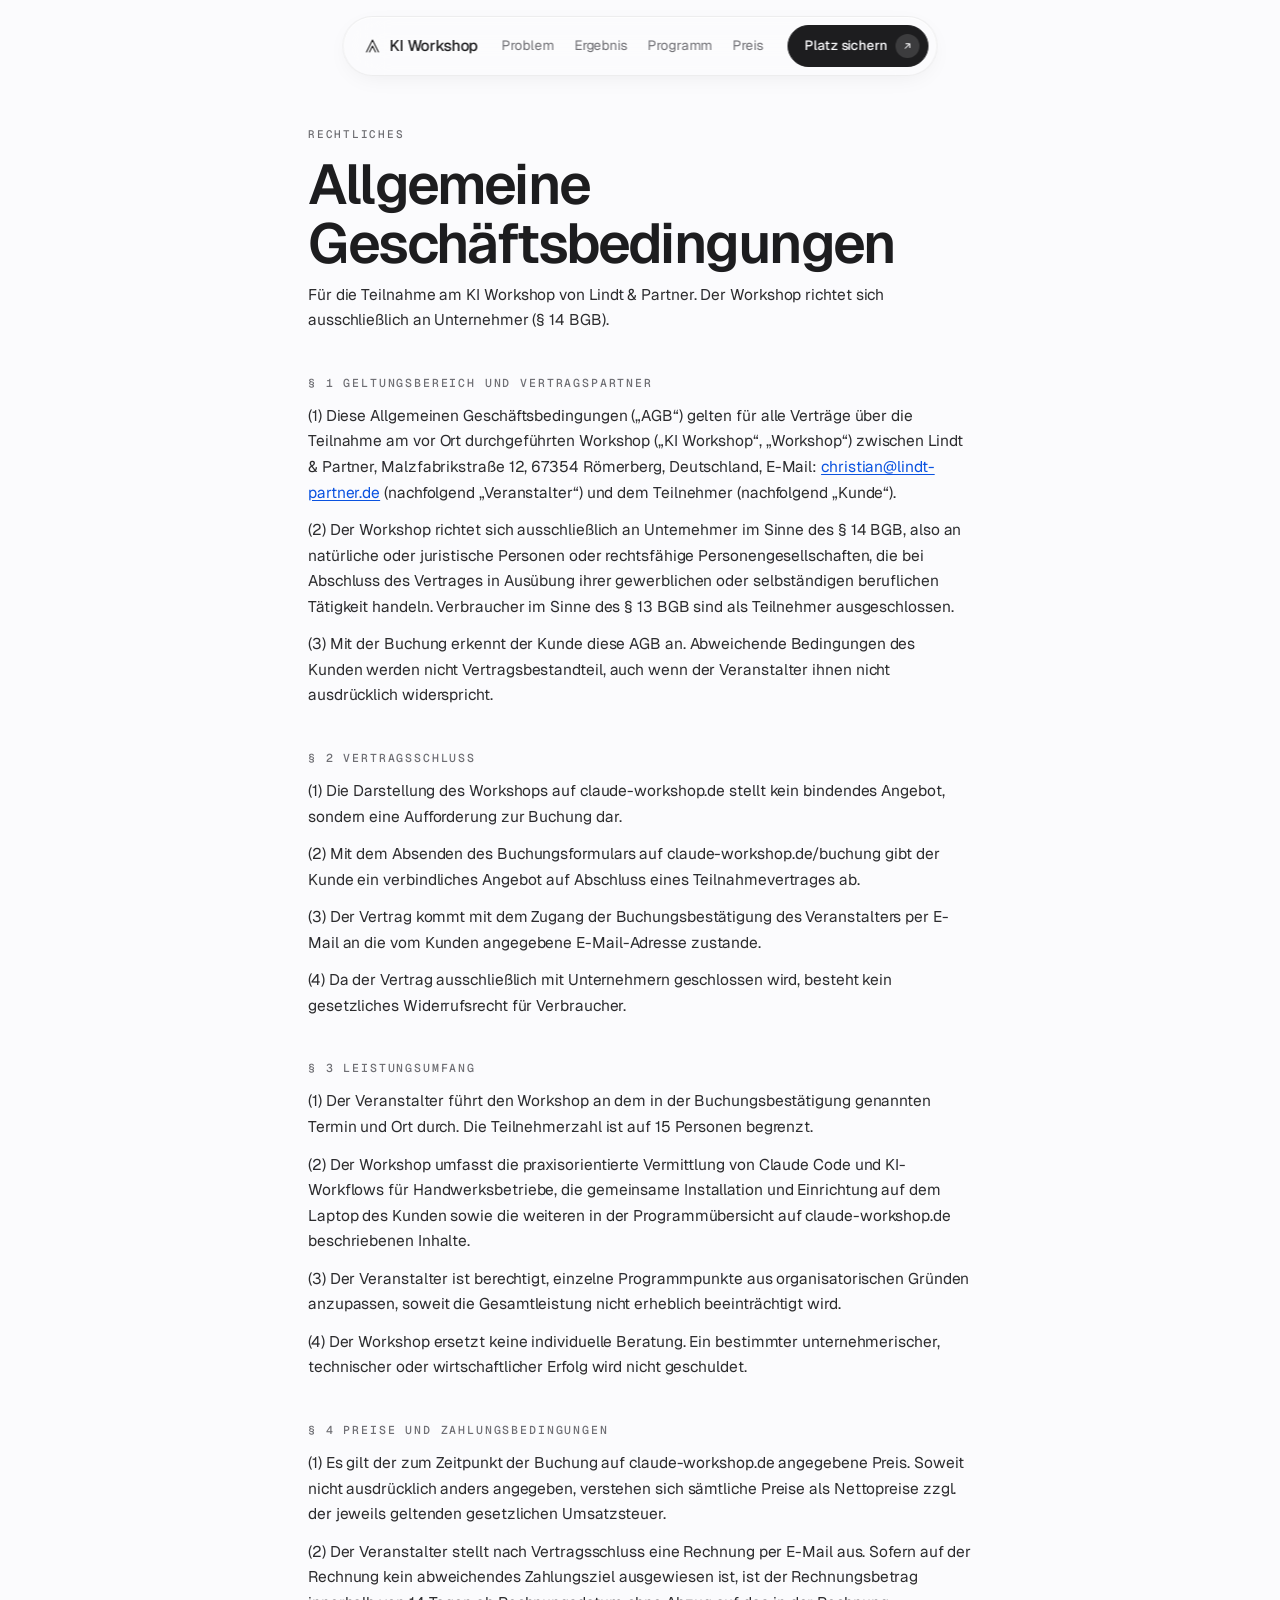
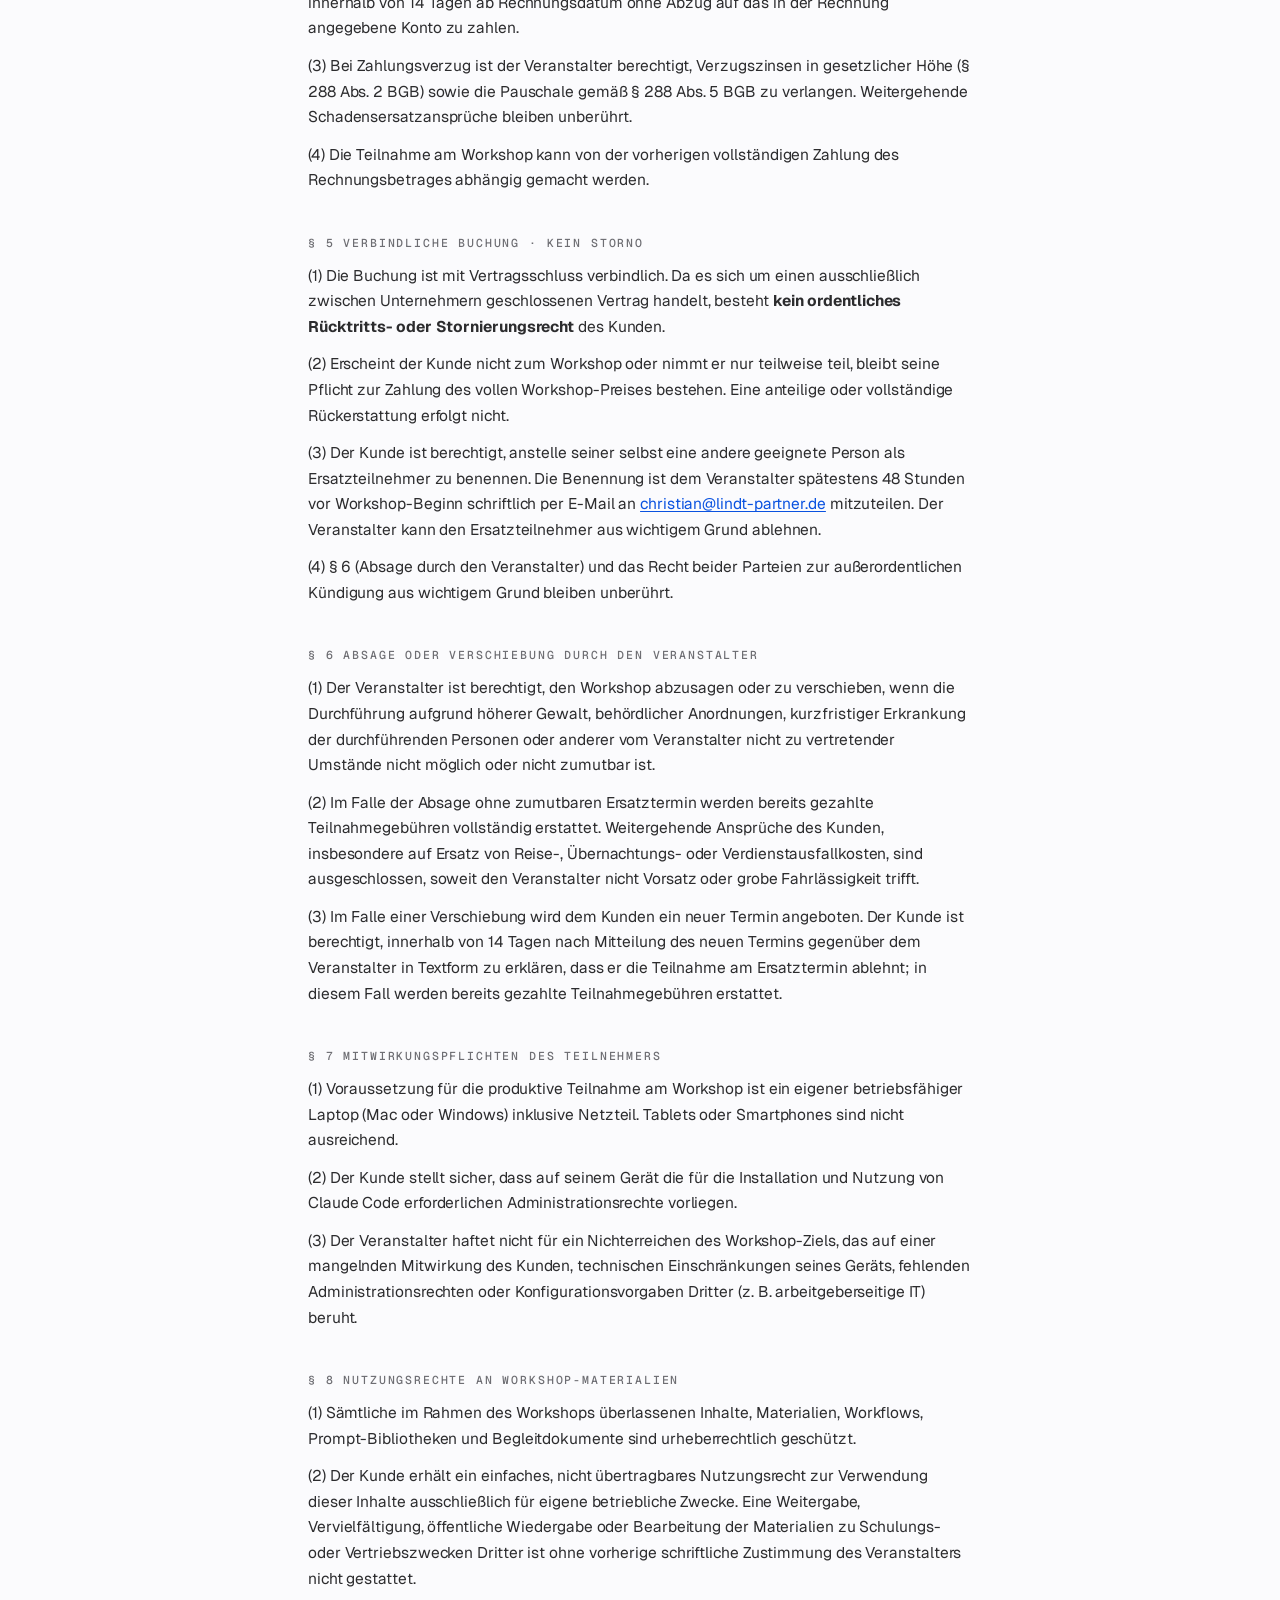
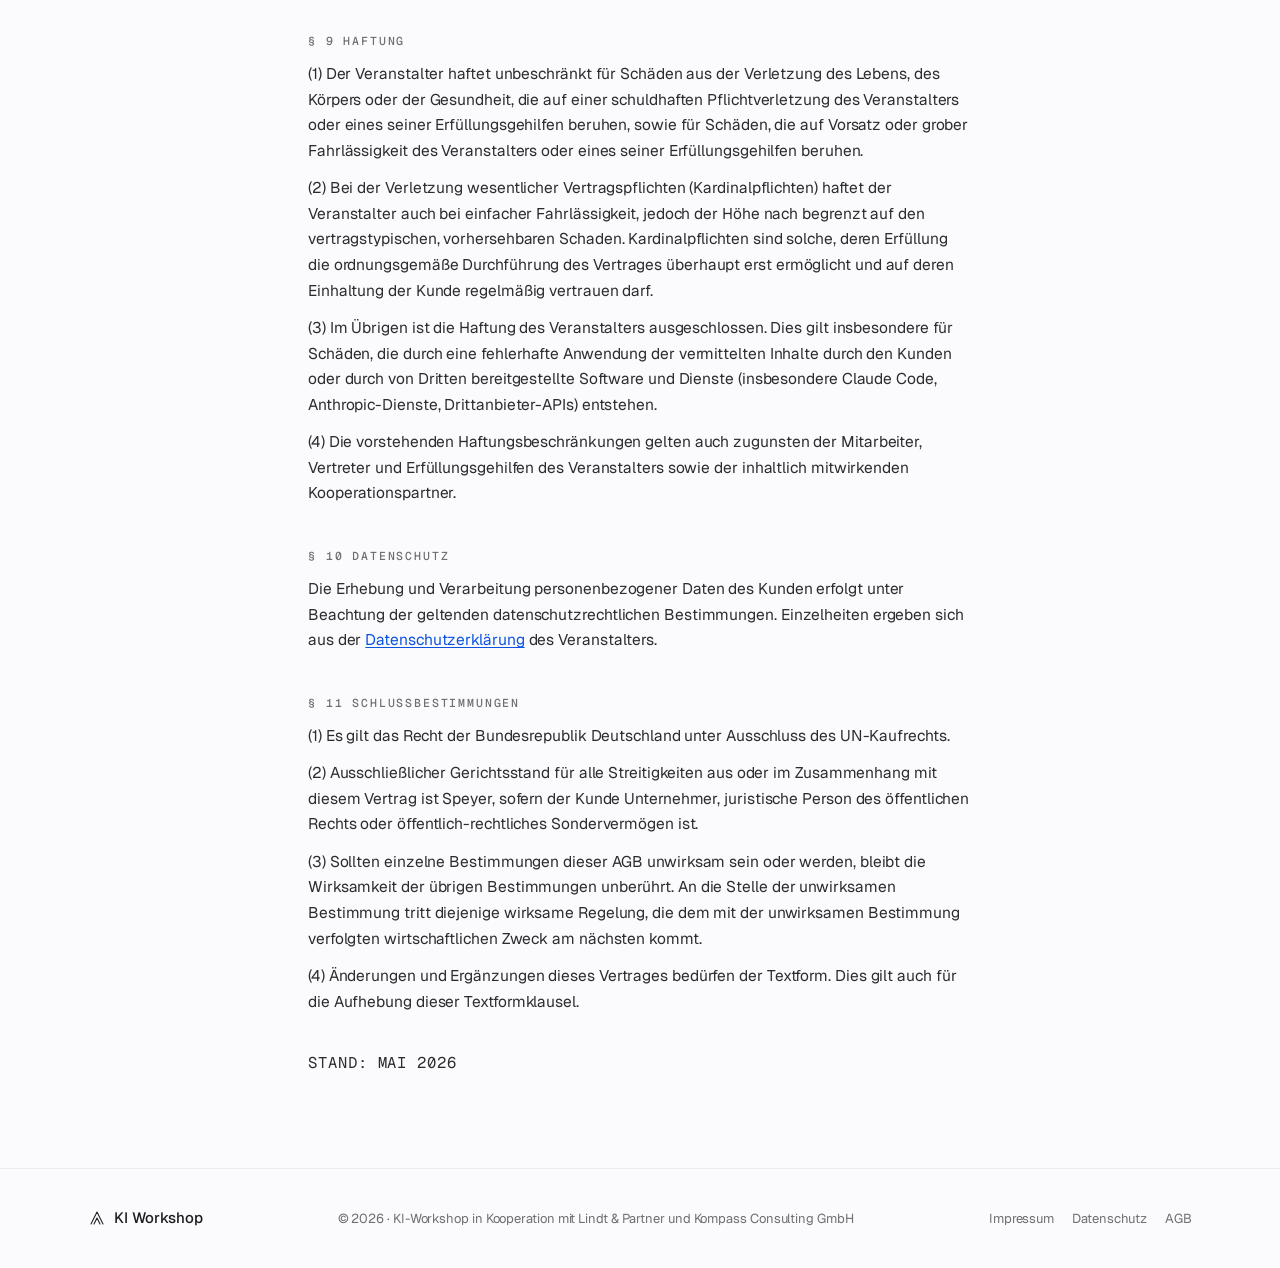
<file: agb/index.html>
<!doctype html>
<html lang="de">
  <head>
    <meta charset="utf-8" />
    <meta name="viewport" content="width=device-width, initial-scale=1, viewport-fit=cover" />
    <title>AGB · KI Workshop</title>
    <meta name="robots" content="noindex, follow" />
    <meta name="theme-color" content="#FBFBFD" />
    <link rel="canonical" href="https://claude-workshop.de/agb" />
    <link rel="icon" type="image/svg+xml" href="/assets/favicon.svg" />
    <link rel="preconnect" href="https://fonts.googleapis.com" />
    <link rel="preconnect" href="https://fonts.gstatic.com" crossorigin />
    <link
      href="https://fonts.googleapis.com/css2?family=Geist:wght@300;400;500;600;700&family=Geist+Mono:wght@400;500&display=swap"
      rel="stylesheet"
    />
    <link rel="stylesheet" href="/styles.css" />
    <style>
      .legal {
        max-width: 760px;
        margin: 0 auto;
        padding: 120px var(--pad) 80px;
      }
      .legal h1 {
        font-size: clamp(36px, 5vw, 56px);
        letter-spacing: -0.032em;
        line-height: 1.05;
        font-weight: 600;
        margin: 0 0 8px;
      }
      .legal .eyebrow { margin-bottom: 14px; }
      .legal__lead {
        font-size: clamp(15px, 1.1vw, 17px);
        color: var(--muted);
        margin: 0 0 48px;
      }
      .legal h2 {
        font-family: var(--mono);
        font-size: 11.5px;
        font-weight: 500;
        letter-spacing: 0.16em;
        text-transform: uppercase;
        color: var(--muted);
        margin: 44px 0 14px;
      }
      .legal p {
        font-size: 15.5px;
        line-height: 1.65;
        color: var(--ink-2);
        margin: 0 0 12px;
      }
      .legal ul {
        font-size: 15.5px;
        line-height: 1.65;
        color: var(--ink-2);
        margin: 0 0 12px;
        padding-left: 22px;
      }
      .legal a { color: var(--accent); text-decoration: underline; text-underline-offset: 2px; text-decoration-thickness: 1px; }
      .legal a:hover { text-decoration-thickness: 2px; }
      .legal__stand {
        margin-top: 56px;
        padding-top: 24px;
        border-top: 1px solid var(--rule);
        font-family: var(--mono);
        font-size: 12px;
        letter-spacing: 0.06em;
        text-transform: uppercase;
        color: var(--muted);
      }
    </style>
  </head>
  <body>
    <a class="skip" href="#main">Zum Inhalt springen</a>

    <header class="nav" id="nav">
      <a class="nav__brand" href="/" aria-label="KI Workshop – Startseite">
        <svg class="nav__mark" viewBox="0 0 24 24" fill="none" aria-hidden="true">
          <path d="M4 20L12 4l8 16M8 20l4-8 4 8" stroke="currentColor" stroke-width="1.4" stroke-linecap="round" stroke-linejoin="round"/>
        </svg>
        <span>KI Workshop</span>
      </a>
      <nav class="nav__links" aria-label="Hauptnavigation">
        <a href="/#problem">Problem</a>
        <a href="/#ergebnis">Ergebnis</a>
        <a href="/#programm">Programm</a>
        <a href="/#preis">Preis</a>
      </nav>
      <a href="/buchung" class="btn btn--pill">
        <span>Platz sichern</span>
        <span class="btn__icon" aria-hidden="true">
          <svg viewBox="0 0 16 16" fill="none"><path d="M5 11l6-6M6 5h5v5" stroke="currentColor" stroke-width="1.4" stroke-linecap="round" stroke-linejoin="round"/></svg>
        </span>
      </a>
    </header>

    <main id="main" class="legal">
      <span class="eyebrow">Rechtliches</span>
      <h1>Allgemeine Geschäftsbedingungen</h1>
      <p class="legal__lead">
        Für die Teilnahme am KI Workshop von Lindt &amp; Partner.
        Der Workshop richtet sich ausschließlich an Unternehmer (§ 14 BGB).
      </p>

      <h2>§ 1 Geltungsbereich und Vertragspartner</h2>
      <p>
        (1) Diese Allgemeinen Geschäftsbedingungen („AGB&#x201C;) gelten für alle Verträge über die
        Teilnahme am vor Ort durchgeführten Workshop („KI Workshop&#x201C;, „Workshop&#x201C;) zwischen
        Lindt &amp; Partner, Malzfabrikstraße 12, 67354 Römerberg, Deutschland,
        E-Mail: <a href="mailto:christian@lindt-partner.de">christian@lindt-partner.de</a> (nachfolgend „Veranstalter&#x201C;)
        und dem Teilnehmer (nachfolgend „Kunde&#x201C;).
      </p>
      <p>
        (2) Der Workshop richtet sich ausschließlich an Unternehmer im Sinne des § 14 BGB, also
        an natürliche oder juristische Personen oder rechtsfähige Personengesellschaften, die bei
        Abschluss des Vertrages in Ausübung ihrer gewerblichen oder selbständigen beruflichen
        Tätigkeit handeln. Verbraucher im Sinne des § 13 BGB sind als Teilnehmer ausgeschlossen.
      </p>
      <p>
        (3) Mit der Buchung erkennt der Kunde diese AGB an. Abweichende Bedingungen des Kunden
        werden nicht Vertragsbestandteil, auch wenn der Veranstalter ihnen nicht ausdrücklich widerspricht.
      </p>

      <h2>§ 2 Vertragsschluss</h2>
      <p>
        (1) Die Darstellung des Workshops auf claude-workshop.de stellt kein bindendes Angebot,
        sondern eine Aufforderung zur Buchung dar.
      </p>
      <p>
        (2) Mit dem Absenden des Buchungsformulars auf claude-workshop.de/buchung gibt der Kunde
        ein verbindliches Angebot auf Abschluss eines Teilnahmevertrages ab.
      </p>
      <p>
        (3) Der Vertrag kommt mit dem Zugang der Buchungsbestätigung des Veranstalters per
        E-Mail an die vom Kunden angegebene E-Mail-Adresse zustande.
      </p>
      <p>
        (4) Da der Vertrag ausschließlich mit Unternehmern geschlossen wird, besteht kein
        gesetzliches Widerrufsrecht für Verbraucher.
      </p>

      <h2>§ 3 Leistungsumfang</h2>
      <p>
        (1) Der Veranstalter führt den Workshop an dem in der Buchungsbestätigung genannten
        Termin und Ort durch. Die Teilnehmerzahl ist auf 15 Personen begrenzt.
      </p>
      <p>
        (2) Der Workshop umfasst die praxisorientierte Vermittlung von Claude Code und
        KI-Workflows für Handwerksbetriebe, die gemeinsame Installation und Einrichtung auf
        dem Laptop des Kunden sowie die weiteren in der Programmübersicht auf claude-workshop.de
        beschriebenen Inhalte.
      </p>
      <p>
        (3) Der Veranstalter ist berechtigt, einzelne Programmpunkte aus organisatorischen
        Gründen anzupassen, soweit die Gesamtleistung nicht erheblich beeinträchtigt wird.
      </p>
      <p>
        (4) Der Workshop ersetzt keine individuelle Beratung. Ein bestimmter unternehmerischer,
        technischer oder wirtschaftlicher Erfolg wird nicht geschuldet.
      </p>

      <h2>§ 4 Preise und Zahlungsbedingungen</h2>
      <p>
        (1) Es gilt der zum Zeitpunkt der Buchung auf claude-workshop.de angegebene Preis.
        Soweit nicht ausdrücklich anders angegeben, verstehen sich sämtliche Preise als
        Nettopreise zzgl. der jeweils geltenden gesetzlichen Umsatzsteuer.
      </p>
      <p>
        (2) Der Veranstalter stellt nach Vertragsschluss eine Rechnung per E-Mail aus. Sofern
        auf der Rechnung kein abweichendes Zahlungsziel ausgewiesen ist, ist der Rechnungsbetrag
        innerhalb von 14 Tagen ab Rechnungsdatum ohne Abzug auf das in der Rechnung angegebene
        Konto zu zahlen.
      </p>
      <p>
        (3) Bei Zahlungsverzug ist der Veranstalter berechtigt, Verzugszinsen in gesetzlicher Höhe
        (§ 288 Abs. 2 BGB) sowie die Pauschale gemäß § 288 Abs. 5 BGB zu verlangen. Weitergehende
        Schadensersatzansprüche bleiben unberührt.
      </p>
      <p>
        (4) Die Teilnahme am Workshop kann von der vorherigen vollständigen Zahlung des
        Rechnungsbetrages abhängig gemacht werden.
      </p>

      <h2>§ 5 Verbindliche Buchung · Kein Storno</h2>
      <p>
        (1) Die Buchung ist mit Vertragsschluss verbindlich. Da es sich um einen ausschließlich
        zwischen Unternehmern geschlossenen Vertrag handelt, besteht <strong>kein ordentliches
        Rücktritts- oder Stornierungsrecht</strong> des Kunden.
      </p>
      <p>
        (2) Erscheint der Kunde nicht zum Workshop oder nimmt er nur teilweise teil, bleibt
        seine Pflicht zur Zahlung des vollen Workshop-Preises bestehen. Eine anteilige oder
        vollständige Rückerstattung erfolgt nicht.
      </p>
      <p>
        (3) Der Kunde ist berechtigt, anstelle seiner selbst eine andere geeignete Person als
        Ersatzteilnehmer zu benennen. Die Benennung ist dem Veranstalter spätestens 48 Stunden
        vor Workshop-Beginn schriftlich per E-Mail an
        <a href="mailto:christian@lindt-partner.de">christian@lindt-partner.de</a> mitzuteilen.
        Der Veranstalter kann den Ersatzteilnehmer aus wichtigem Grund ablehnen.
      </p>
      <p>
        (4) § 6 (Absage durch den Veranstalter) und das Recht beider Parteien zur außerordentlichen
        Kündigung aus wichtigem Grund bleiben unberührt.
      </p>

      <h2>§ 6 Absage oder Verschiebung durch den Veranstalter</h2>
      <p>
        (1) Der Veranstalter ist berechtigt, den Workshop abzusagen oder zu verschieben, wenn die
        Durchführung aufgrund höherer Gewalt, behördlicher Anordnungen, kurzfristiger Erkrankung
        der durchführenden Personen oder anderer vom Veranstalter nicht zu vertretender Umstände
        nicht möglich oder nicht zumutbar ist.
      </p>
      <p>
        (2) Im Falle der Absage ohne zumutbaren Ersatztermin werden bereits gezahlte
        Teilnahmegebühren vollständig erstattet. Weitergehende Ansprüche des Kunden, insbesondere
        auf Ersatz von Reise-, Übernachtungs- oder Verdienstausfallkosten, sind ausgeschlossen,
        soweit den Veranstalter nicht Vorsatz oder grobe Fahrlässigkeit trifft.
      </p>
      <p>
        (3) Im Falle einer Verschiebung wird dem Kunden ein neuer Termin angeboten. Der Kunde
        ist berechtigt, innerhalb von 14 Tagen nach Mitteilung des neuen Termins gegenüber dem
        Veranstalter in Textform zu erklären, dass er die Teilnahme am Ersatztermin ablehnt;
        in diesem Fall werden bereits gezahlte Teilnahmegebühren erstattet.
      </p>

      <h2>§ 7 Mitwirkungspflichten des Teilnehmers</h2>
      <p>
        (1) Voraussetzung für die produktive Teilnahme am Workshop ist ein eigener betriebsfähiger
        Laptop (Mac oder Windows) inklusive Netzteil. Tablets oder Smartphones sind nicht
        ausreichend.
      </p>
      <p>
        (2) Der Kunde stellt sicher, dass auf seinem Gerät die für die Installation und Nutzung
        von Claude Code erforderlichen Administrationsrechte vorliegen.
      </p>
      <p>
        (3) Der Veranstalter haftet nicht für ein Nichterreichen des Workshop-Ziels, das auf einer
        mangelnden Mitwirkung des Kunden, technischen Einschränkungen seines Geräts, fehlenden
        Administrationsrechten oder Konfigurationsvorgaben Dritter (z. B. arbeitgeberseitige IT)
        beruht.
      </p>

      <h2>§ 8 Nutzungsrechte an Workshop-Materialien</h2>
      <p>
        (1) Sämtliche im Rahmen des Workshops überlassenen Inhalte, Materialien, Workflows,
        Prompt-Bibliotheken und Begleitdokumente sind urheberrechtlich geschützt.
      </p>
      <p>
        (2) Der Kunde erhält ein einfaches, nicht übertragbares Nutzungsrecht zur Verwendung
        dieser Inhalte ausschließlich für eigene betriebliche Zwecke. Eine Weitergabe,
        Vervielfältigung, öffentliche Wiedergabe oder Bearbeitung der Materialien zu Schulungs-
        oder Vertriebszwecken Dritter ist ohne vorherige schriftliche Zustimmung des Veranstalters
        nicht gestattet.
      </p>

      <h2>§ 9 Haftung</h2>
      <p>
        (1) Der Veranstalter haftet unbeschränkt für Schäden aus der Verletzung des Lebens, des
        Körpers oder der Gesundheit, die auf einer schuldhaften Pflichtverletzung des Veranstalters
        oder eines seiner Erfüllungsgehilfen beruhen, sowie für Schäden, die auf Vorsatz oder grober
        Fahrlässigkeit des Veranstalters oder eines seiner Erfüllungsgehilfen beruhen.
      </p>
      <p>
        (2) Bei der Verletzung wesentlicher Vertragspflichten (Kardinalpflichten) haftet der
        Veranstalter auch bei einfacher Fahrlässigkeit, jedoch der Höhe nach begrenzt auf den
        vertragstypischen, vorhersehbaren Schaden. Kardinalpflichten sind solche, deren Erfüllung
        die ordnungsgemäße Durchführung des Vertrages überhaupt erst ermöglicht und auf deren
        Einhaltung der Kunde regelmäßig vertrauen darf.
      </p>
      <p>
        (3) Im Übrigen ist die Haftung des Veranstalters ausgeschlossen. Dies gilt insbesondere
        für Schäden, die durch eine fehlerhafte Anwendung der vermittelten Inhalte durch den
        Kunden oder durch von Dritten bereitgestellte Software und Dienste (insbesondere Claude
        Code, Anthropic-Dienste, Drittanbieter-APIs) entstehen.
      </p>
      <p>
        (4) Die vorstehenden Haftungsbeschränkungen gelten auch zugunsten der Mitarbeiter,
        Vertreter und Erfüllungsgehilfen des Veranstalters sowie der inhaltlich mitwirkenden
        Kooperationspartner.
      </p>

      <h2>§ 10 Datenschutz</h2>
      <p>
        Die Erhebung und Verarbeitung personenbezogener Daten des Kunden erfolgt unter Beachtung
        der geltenden datenschutzrechtlichen Bestimmungen. Einzelheiten ergeben sich aus der
        <a href="/datenschutz">Datenschutzerklärung</a> des Veranstalters.
      </p>

      <h2>§ 11 Schlussbestimmungen</h2>
      <p>
        (1) Es gilt das Recht der Bundesrepublik Deutschland unter Ausschluss des UN-Kaufrechts.
      </p>
      <p>
        (2) Ausschließlicher Gerichtsstand für alle Streitigkeiten aus oder im Zusammenhang mit
        diesem Vertrag ist Speyer, sofern der Kunde Unternehmer, juristische Person des
        öffentlichen Rechts oder öffentlich-rechtliches Sondervermögen ist.
      </p>
      <p>
        (3) Sollten einzelne Bestimmungen dieser AGB unwirksam sein oder werden, bleibt die
        Wirksamkeit der übrigen Bestimmungen unberührt. An die Stelle der unwirksamen Bestimmung
        tritt diejenige wirksame Regelung, die dem mit der unwirksamen Bestimmung verfolgten
        wirtschaftlichen Zweck am nächsten kommt.
      </p>
      <p>
        (4) Änderungen und Ergänzungen dieses Vertrages bedürfen der Textform. Dies gilt auch
        für die Aufhebung dieser Textformklausel.
      </p>

      <p class="legal__stand">Stand: Mai 2026</p>
    </main>

    <footer class="footer">
      <div class="container footer__inner">
        <div class="footer__brand">
          <svg class="nav__mark" viewBox="0 0 24 24" fill="none" aria-hidden="true">
            <path d="M4 20L12 4l8 16M8 20l4-8 4 8" stroke="currentColor" stroke-width="1.4" stroke-linecap="round" stroke-linejoin="round"/>
          </svg>
          <span>KI Workshop</span>
        </div>
        <p class="footer__copy">© 2026 · KI-Workshop in Kooperation mit Lindt &amp; Partner und Kompass Consulting GmbH</p>
        <nav class="footer__links" aria-label="Rechtliches">
          <a href="/impressum">Impressum</a>
          <a href="/datenschutz">Datenschutz</a>
          <a href="/agb">AGB</a>
        </nav>
      </div>
    </footer>

    <script>
      const nav = document.getElementById("nav");
      const onScroll = () => nav.classList.toggle("is-scrolled", window.scrollY > 16);
      window.addEventListener("scroll", onScroll, { passive: true });
      onScroll();
    </script>
  </body>
</html>
</file>
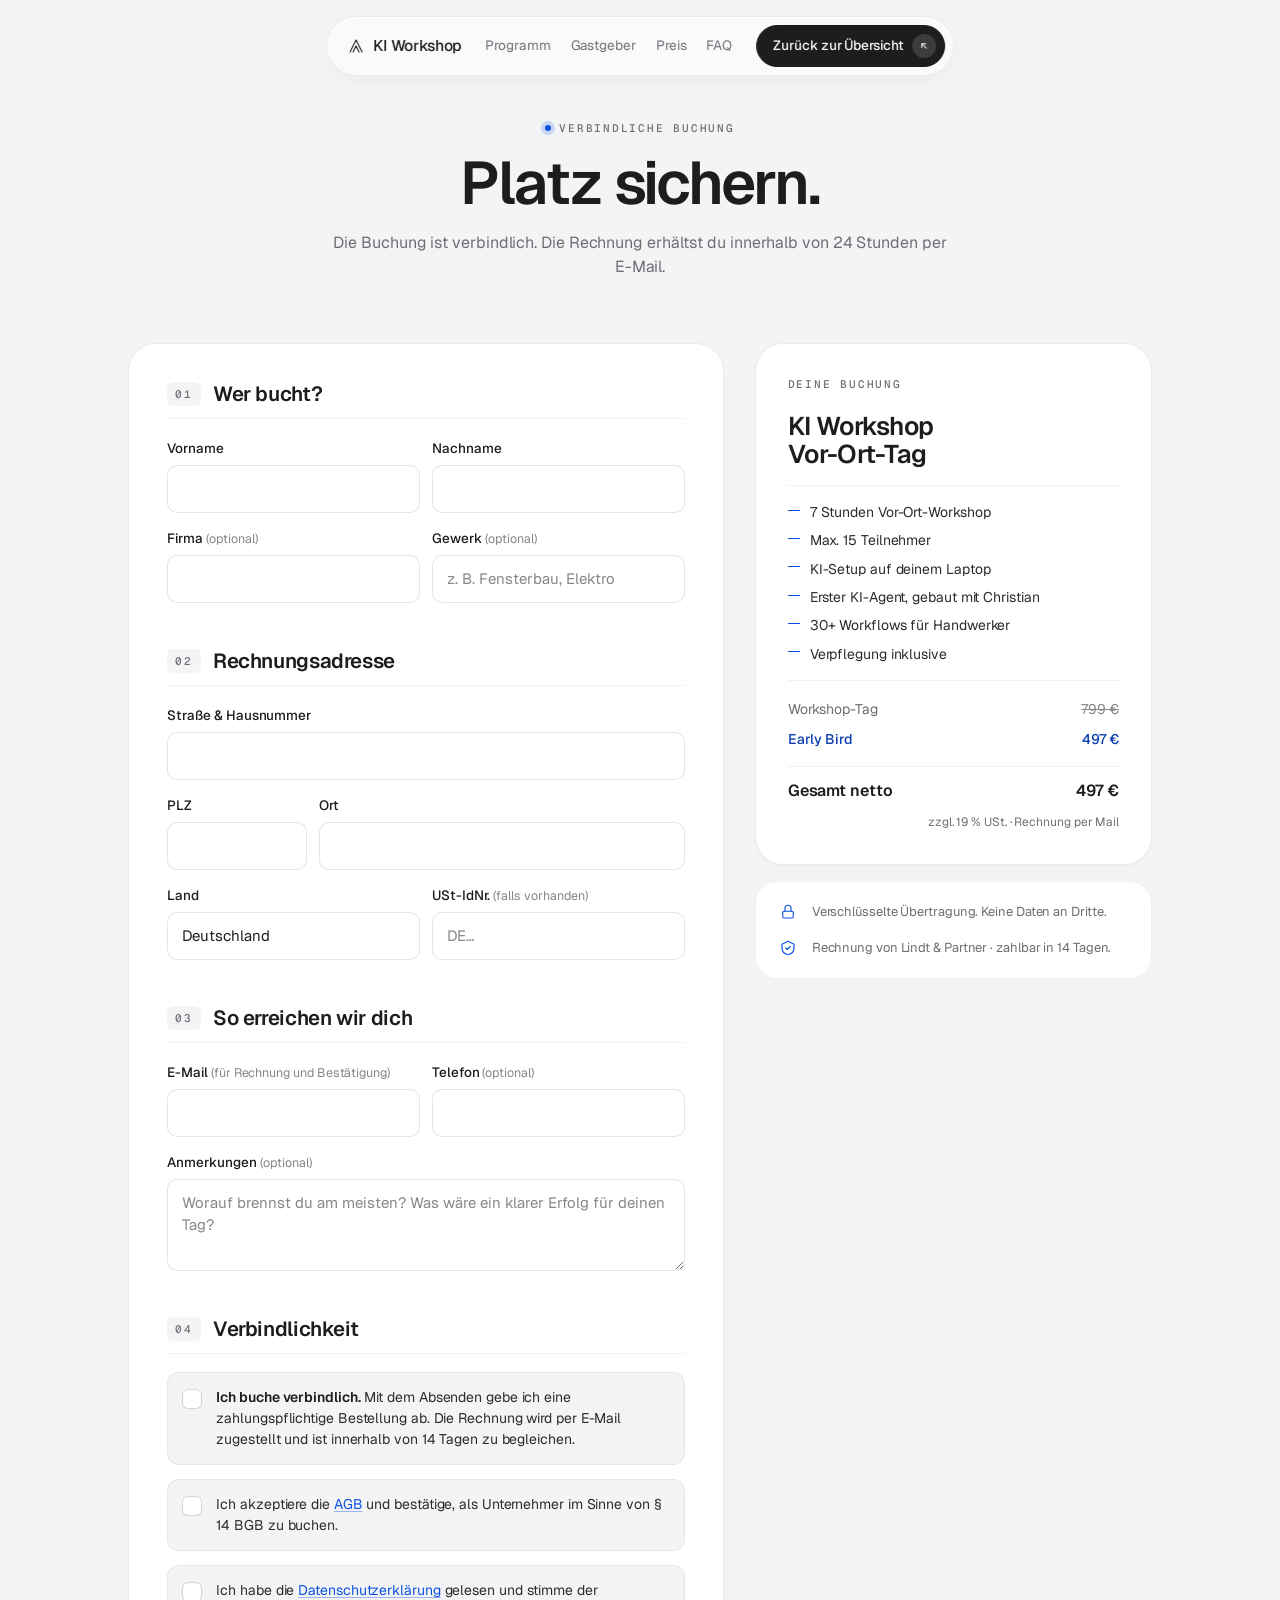
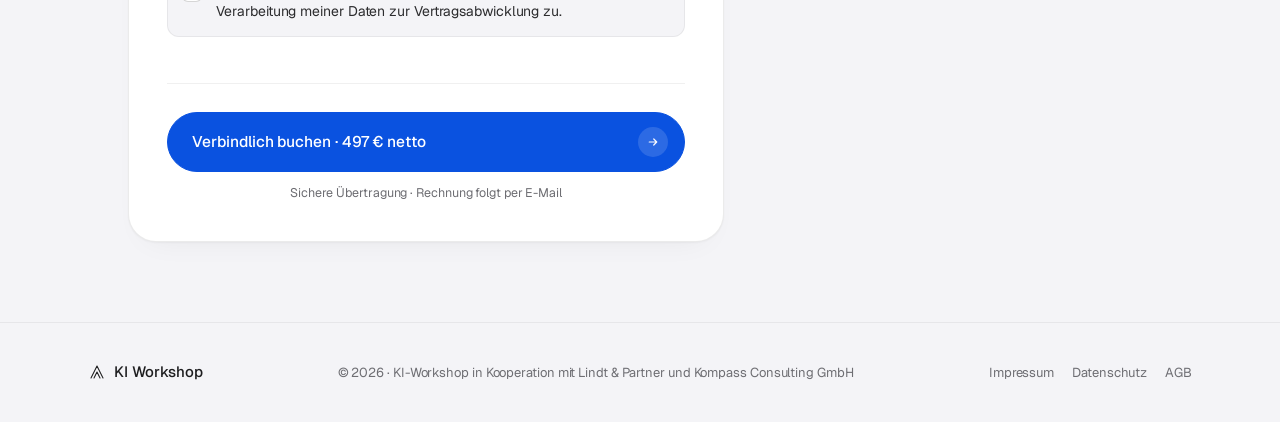
<file: buchung/index.html>
<!doctype html>
<html lang="de">
  <head>
    <meta charset="utf-8" />
    <meta name="viewport" content="width=device-width, initial-scale=1, viewport-fit=cover" />
    <title>Verbindlich buchen · KI Workshop</title>
    <meta name="description" content="Verbindliche Buchung des Claude Code Workshops. Rechnung wird per E-Mail zugestellt." />
    <meta name="theme-color" content="#FBFBFD" />
    <link rel="canonical" href="https://claude-workshop.de/buchung" />
    <link rel="icon" type="image/svg+xml" href="/assets/favicon.svg" />
    <meta name="robots" content="noindex, follow" />
    <link rel="preconnect" href="https://fonts.googleapis.com" />
    <link rel="preconnect" href="https://fonts.gstatic.com" crossorigin />
    <link
      href="https://fonts.googleapis.com/css2?family=Geist:wght@300;400;500;600;700&family=Geist+Mono:wght@400;500&display=swap"
      rel="stylesheet"
    />
    <link rel="stylesheet" href="/styles.css" />
    <link rel="stylesheet" href="/buchung.css" />
  </head>
  <body class="page-buchung">
    <a class="skip" href="#main">Zum Inhalt springen</a>

    <header class="nav" id="nav">
      <a class="nav__brand" href="/" aria-label="KI Workshop – Startseite">
        <svg class="nav__mark" viewBox="0 0 24 24" fill="none" aria-hidden="true">
          <path d="M4 20L12 4l8 16M8 20l4-8 4 8" stroke="currentColor" stroke-width="1.4" stroke-linecap="round" stroke-linejoin="round"/>
        </svg>
        <span>KI Workshop</span>
      </a>
      <nav class="nav__links" aria-label="Hauptnavigation">
        <a href="/#programm">Programm</a>
        <a href="/#gastgeber">Gastgeber</a>
        <a href="/#preis">Preis</a>
        <a href="/#faq">FAQ</a>
      </nav>
      <a href="/" class="btn btn--pill">
        <span>Zurück zur Übersicht</span>
        <span class="btn__icon" aria-hidden="true">
          <svg viewBox="0 0 16 16" fill="none"><path d="M11 11L5 5M10 5H5v5" stroke="currentColor" stroke-width="1.4" stroke-linecap="round" stroke-linejoin="round"/></svg>
        </span>
      </a>
    </header>

    <main id="main" class="checkout">
      <div class="checkout__container">
        <header class="checkout__head">
          <span class="eyebrow">
            <span class="eyebrow__dot" aria-hidden="true"></span>
            Verbindliche Buchung
          </span>
          <h1 class="checkout__h1">Platz sichern.</h1>
          <p class="checkout__sub">Die Buchung ist verbindlich. Die Rechnung erhältst du innerhalb von 24 Stunden per E-Mail.</p>
        </header>

        <div class="checkout__grid">
          <!-- ============ FORM ============ -->
          <form class="checkout__form" id="form" novalidate>
            <section class="form-section">
              <div class="form-section__head">
                <span class="form-section__num">01</span>
                <h2 class="form-section__title">Wer bucht?</h2>
              </div>
              <div class="form-row form-row--2">
                <div class="field">
                  <label for="vorname">Vorname</label>
                  <input id="vorname" name="vorname" type="text" autocomplete="given-name" required />
                </div>
                <div class="field">
                  <label for="nachname">Nachname</label>
                  <input id="nachname" name="nachname" type="text" autocomplete="family-name" required />
                </div>
              </div>
              <div class="form-row form-row--2">
                <div class="field">
                  <label for="firma">Firma <span class="optional">(optional)</span></label>
                  <input id="firma" name="firma" type="text" autocomplete="organization" />
                </div>
                <div class="field">
                  <label for="gewerk">Gewerk <span class="optional">(optional)</span></label>
                  <input id="gewerk" name="gewerk" type="text" placeholder="z. B. Fensterbau, Elektro" />
                </div>
              </div>
            </section>

            <section class="form-section">
              <div class="form-section__head">
                <span class="form-section__num">02</span>
                <h2 class="form-section__title">Rechnungsadresse</h2>
              </div>
              <div class="field">
                <label for="strasse">Straße &amp; Hausnummer</label>
                <input id="strasse" name="strasse" type="text" autocomplete="street-address" required />
              </div>
              <div class="form-row form-row--plz-ort">
                <div class="field">
                  <label for="plz">PLZ</label>
                  <input id="plz" name="plz" type="text" inputmode="numeric" autocomplete="postal-code" required />
                </div>
                <div class="field">
                  <label for="ort">Ort</label>
                  <input id="ort" name="ort" type="text" autocomplete="address-level2" required />
                </div>
              </div>
              <div class="form-row form-row--2">
                <div class="field">
                  <label for="land">Land</label>
                  <input id="land" name="land" type="text" autocomplete="country-name" value="Deutschland" required />
                </div>
                <div class="field">
                  <label for="ust_id">USt-IdNr. <span class="optional">(falls vorhanden)</span></label>
                  <input id="ust_id" name="ust_id" type="text" placeholder="DE…" />
                </div>
              </div>
            </section>

            <section class="form-section">
              <div class="form-section__head">
                <span class="form-section__num">03</span>
                <h2 class="form-section__title">So erreichen wir dich</h2>
              </div>
              <div class="form-row form-row--2">
                <div class="field">
                  <label for="email">E-Mail <span class="hint">(für Rechnung und Bestätigung)</span></label>
                  <input id="email" name="email" type="email" autocomplete="email" required />
                </div>
                <div class="field">
                  <label for="telefon">Telefon <span class="optional">(optional)</span></label>
                  <input id="telefon" name="telefon" type="tel" autocomplete="tel" />
                </div>
              </div>
              <div class="field">
                <label for="notiz">Anmerkungen <span class="optional">(optional)</span></label>
                <textarea id="notiz" name="notiz" rows="3" placeholder="Worauf brennst du am meisten? Was wäre ein klarer Erfolg für deinen Tag?"></textarea>
              </div>
            </section>

            <!-- Honeypot — hidden from humans, visible to bots -->
            <div class="hp" aria-hidden="true">
              <label for="website">Website</label>
              <input id="website" name="website" type="text" tabindex="-1" autocomplete="off" />
            </div>

            <section class="form-section form-section--legal">
              <div class="form-section__head">
                <span class="form-section__num">04</span>
                <h2 class="form-section__title">Verbindlichkeit</h2>
              </div>
              <label class="check">
                <input type="checkbox" id="binding_accepted" name="binding_accepted" required />
                <span class="check__mark" aria-hidden="true">
                  <svg viewBox="0 0 12 12" fill="none"><path d="M2 6l3 3 5-6" stroke="currentColor" stroke-width="1.6" stroke-linecap="round" stroke-linejoin="round"/></svg>
                </span>
                <span class="check__text">
                  <strong>Ich buche verbindlich.</strong> Mit dem Absenden gebe ich eine zahlungspflichtige Bestellung ab. Die Rechnung wird per E-Mail zugestellt und ist innerhalb von 14 Tagen zu begleichen.
                </span>
              </label>
              <label class="check">
                <input type="checkbox" id="agb_accepted" name="agb_accepted" required />
                <span class="check__mark" aria-hidden="true">
                  <svg viewBox="0 0 12 12" fill="none"><path d="M2 6l3 3 5-6" stroke="currentColor" stroke-width="1.6" stroke-linecap="round" stroke-linejoin="round"/></svg>
                </span>
                <span class="check__text">
                  Ich akzeptiere die <a href="/agb" target="_blank" rel="noopener">AGB</a> und bestätige, als Unternehmer im Sinne von § 14 BGB zu buchen.
                </span>
              </label>
              <label class="check">
                <input type="checkbox" id="privacy_accepted" name="privacy_accepted" required />
                <span class="check__mark" aria-hidden="true">
                  <svg viewBox="0 0 12 12" fill="none"><path d="M2 6l3 3 5-6" stroke="currentColor" stroke-width="1.6" stroke-linecap="round" stroke-linejoin="round"/></svg>
                </span>
                <span class="check__text">
                  Ich habe die <a href="/datenschutz" target="_blank" rel="noopener">Datenschutzerklärung</a> gelesen und stimme der Verarbeitung meiner Daten zur Vertragsabwicklung zu.
                </span>
              </label>
            </section>

            <div class="form-submit">
              <button type="submit" class="btn btn--pill btn--lg btn--solid btn--block" id="submit-btn">
                <span>Verbindlich buchen · 497 € netto</span>
                <span class="btn__icon" aria-hidden="true">
                  <svg viewBox="0 0 16 16" fill="none"><path d="M3 8h10M9 4l4 4-4 4" stroke="currentColor" stroke-width="1.6" stroke-linecap="round" stroke-linejoin="round"/></svg>
                </span>
              </button>
              <p class="form-submit__note">Sichere Übertragung · Rechnung folgt per E-Mail</p>
              <p class="form-error" id="form-error" hidden></p>
            </div>
          </form>

          <!-- ============ SIDEBAR ============ -->
          <aside class="checkout__aside">
            <div class="summary">
              <span class="eyebrow eyebrow--card">Deine Buchung</span>
              <h3 class="summary__name">KI Workshop<br/>Vor-Ort-Tag</h3>
              <ul class="summary__list">
                <li>7 Stunden Vor-Ort-Workshop</li>
                <li>Max. 15 Teilnehmer</li>
                <li>KI-Setup auf deinem Laptop</li>
                <li>Erster KI-Agent, gebaut mit Christian</li>
                <li>30+ Workflows für Handwerker</li>
                <li>Verpflegung inklusive</li>
              </ul>
              <div class="summary__price">
                <div class="summary__line">
                  <span>Workshop-Tag</span>
                  <span><s>799&thinsp;€</s></span>
                </div>
                <div class="summary__line summary__line--accent">
                  <span>Early Bird</span>
                  <span>497&thinsp;€</span>
                </div>
                <div class="summary__line summary__line--total">
                  <span>Gesamt netto</span>
                  <span>497&thinsp;€</span>
                </div>
                <p class="summary__vat">zzgl. 19 % USt. · Rechnung per Mail</p>
              </div>
            </div>

            <div class="trust">
              <div class="trust__row">
                <span class="trust__icon" aria-hidden="true">
                  <svg viewBox="0 0 24 24" fill="none"><rect x="5" y="11" width="14" height="9" rx="1.6" stroke="currentColor" stroke-width="1.5"/><path d="M8 11V7a4 4 0 0 1 8 0v4" stroke="currentColor" stroke-width="1.5" stroke-linecap="round"/></svg>
                </span>
                <p>Verschlüsselte Übertragung. Keine Daten an Dritte.</p>
              </div>
              <div class="trust__row">
                <span class="trust__icon" aria-hidden="true">
                  <svg viewBox="0 0 24 24" fill="none"><path d="M12 3l8 4v5c0 5-3.5 8-8 9-4.5-1-8-4-8-9V7l8-4z" stroke="currentColor" stroke-width="1.5" stroke-linejoin="round"/><path d="M9 12l2 2 4-4" stroke="currentColor" stroke-width="1.5" stroke-linecap="round" stroke-linejoin="round"/></svg>
                </span>
                <p>Rechnung von Lindt &amp; Partner · zahlbar in 14 Tagen.</p>
              </div>
            </div>
          </aside>
        </div>
      </div>

      <!-- Success view -->
      <div class="success" id="success" hidden>
        <div class="success__inner">
          <span class="success__icon" aria-hidden="true">
            <svg viewBox="0 0 32 32" fill="none"><circle cx="16" cy="16" r="14" stroke="currentColor" stroke-width="1.5"/><path d="M10 16l4 4 8-9" stroke="currentColor" stroke-width="1.8" stroke-linecap="round" stroke-linejoin="round"/></svg>
          </span>
          <h2 class="success__h">Buchung bestätigt.</h2>
          <p class="success__p" id="success-text">
            Vielen Dank. Wir haben dir gerade eine Bestätigung an deine E-Mail-Adresse geschickt.
            Die Rechnung folgt innerhalb von 24 Stunden.
          </p>
          <a href="/" class="btn btn--pill btn--lg btn--solid">
            <span>Zurück zur Startseite</span>
            <span class="btn__icon" aria-hidden="true">
              <svg viewBox="0 0 16 16" fill="none"><path d="M3 8h10M9 4l4 4-4 4" stroke="currentColor" stroke-width="1.6" stroke-linecap="round" stroke-linejoin="round"/></svg>
            </span>
          </a>
        </div>
      </div>
    </main>

    <footer class="footer">
      <div class="container footer__inner">
        <div class="footer__brand">
          <svg class="nav__mark" viewBox="0 0 24 24" fill="none" aria-hidden="true">
            <path d="M4 20L12 4l8 16M8 20l4-8 4 8" stroke="currentColor" stroke-width="1.4" stroke-linecap="round" stroke-linejoin="round"/>
          </svg>
          <span>KI Workshop</span>
        </div>
        <p class="footer__copy">© 2026 · KI-Workshop in Kooperation mit Lindt &amp; Partner und Kompass Consulting GmbH</p>
        <nav class="footer__links" aria-label="Rechtliches">
          <a href="/impressum">Impressum</a>
          <a href="/datenschutz">Datenschutz</a>
          <a href="/agb">AGB</a>
        </nav>
      </div>
    </footer>

    <script>
      (() => {
        const SUPABASE_URL = "https://kukuxfzkssphiakrfkpy.supabase.co";
        const ANON_KEY = "sb_publishable_-QFFO0-IgUQoUCqQXP7ULQ_uyprce2-";
        const ENDPOINT = `${SUPABASE_URL}/functions/v1/book-workshop`;

        const form = document.getElementById("form");
        const errorEl = document.getElementById("form-error");
        const submitBtn = document.getElementById("submit-btn");
        const successView = document.getElementById("success");

        const showError = (msg) => {
          errorEl.textContent = msg;
          errorEl.hidden = false;
          errorEl.scrollIntoView({ behavior: "smooth", block: "center" });
        };

        const clearError = () => {
          errorEl.hidden = true;
          errorEl.textContent = "";
        };

        const validate = () => {
          let firstInvalid = null;
          form.querySelectorAll("input, textarea").forEach((el) => {
            el.style.borderColor = "";
            const isCheck = el.type === "checkbox";
            const isReq = el.required;
            const empty = isCheck ? !el.checked : !el.value.trim();
            const badEmail =
              el.type === "email" && el.value && !/^[^\s@]+@[^\s@]+\.[^\s@]+$/.test(el.value);
            if ((isReq && empty) || badEmail) {
              el.style.borderColor = "rgba(255, 99, 71, 0.7)";
              if (!firstInvalid) firstInvalid = el;
            }
          });
          if (firstInvalid) {
            firstInvalid.focus();
            firstInvalid.scrollIntoView({ behavior: "smooth", block: "center" });
            showError("Bitte fülle die markierten Felder aus.");
            return false;
          }
          clearError();
          return true;
        };

        form.addEventListener("submit", async (e) => {
          e.preventDefault();
          if (!validate()) return;

          const fd = new FormData(form);
          const payload = {
            vorname: fd.get("vorname"),
            nachname: fd.get("nachname"),
            firma: fd.get("firma"),
            gewerk: fd.get("gewerk"),
            strasse: fd.get("strasse"),
            plz: fd.get("plz"),
            ort: fd.get("ort"),
            land: fd.get("land") || "Deutschland",
            ust_id: fd.get("ust_id"),
            email: fd.get("email"),
            telefon: fd.get("telefon"),
            notiz: fd.get("notiz"),
            agb_accepted: fd.get("agb_accepted") === "on",
            binding_accepted: fd.get("binding_accepted") === "on",
            privacy_accepted: fd.get("privacy_accepted") === "on",
            website: fd.get("website"),
          };

          submitBtn.disabled = true;
          submitBtn.setAttribute("data-loading", "true");

          try {
            const res = await fetch(ENDPOINT, {
              method: "POST",
              headers: {
                "Content-Type": "application/json",
                "apikey": ANON_KEY,
                "Authorization": `Bearer ${ANON_KEY}`,
              },
              body: JSON.stringify(payload),
            });
            const data = await res.json();
            if (!res.ok || !data.ok) {
              const msg =
                data.error === "invalid_email"
                  ? "Die E-Mail-Adresse ist ungültig."
                  : data.error === "acceptance_required"
                  ? "Bitte bestätige alle drei Punkte zur Verbindlichkeit."
                  : "Die Buchung konnte nicht abgeschickt werden. Bitte versuche es erneut oder kontaktiere uns direkt.";
              showError(msg);
              submitBtn.disabled = false;
              submitBtn.removeAttribute("data-loading");
              return;
            }
            form.style.display = "none";
            document.querySelector(".checkout__aside").style.display = "none";
            document.querySelector(".checkout__head").style.display = "none";
            successView.hidden = false;
            window.scrollTo({ top: 0, behavior: "smooth" });
          } catch (err) {
            console.error(err);
            showError("Verbindungsfehler. Bitte erneut versuchen oder uns direkt kontaktieren.");
            submitBtn.disabled = false;
            submitBtn.removeAttribute("data-loading");
          }
        });

        // Clear field error on input
        form.querySelectorAll("input, textarea").forEach((el) => {
          el.addEventListener("input", () => {
            el.style.borderColor = "";
            clearError();
          });
          el.addEventListener("change", () => {
            el.style.borderColor = "";
            clearError();
          });
        });

        // Nav scroll state
        const nav = document.getElementById("nav");
        const onScroll = () => nav.classList.toggle("is-scrolled", window.scrollY > 16);
        window.addEventListener("scroll", onScroll, { passive: true });
        onScroll();
      })();
    </script>
  </body>
</html>
</file>
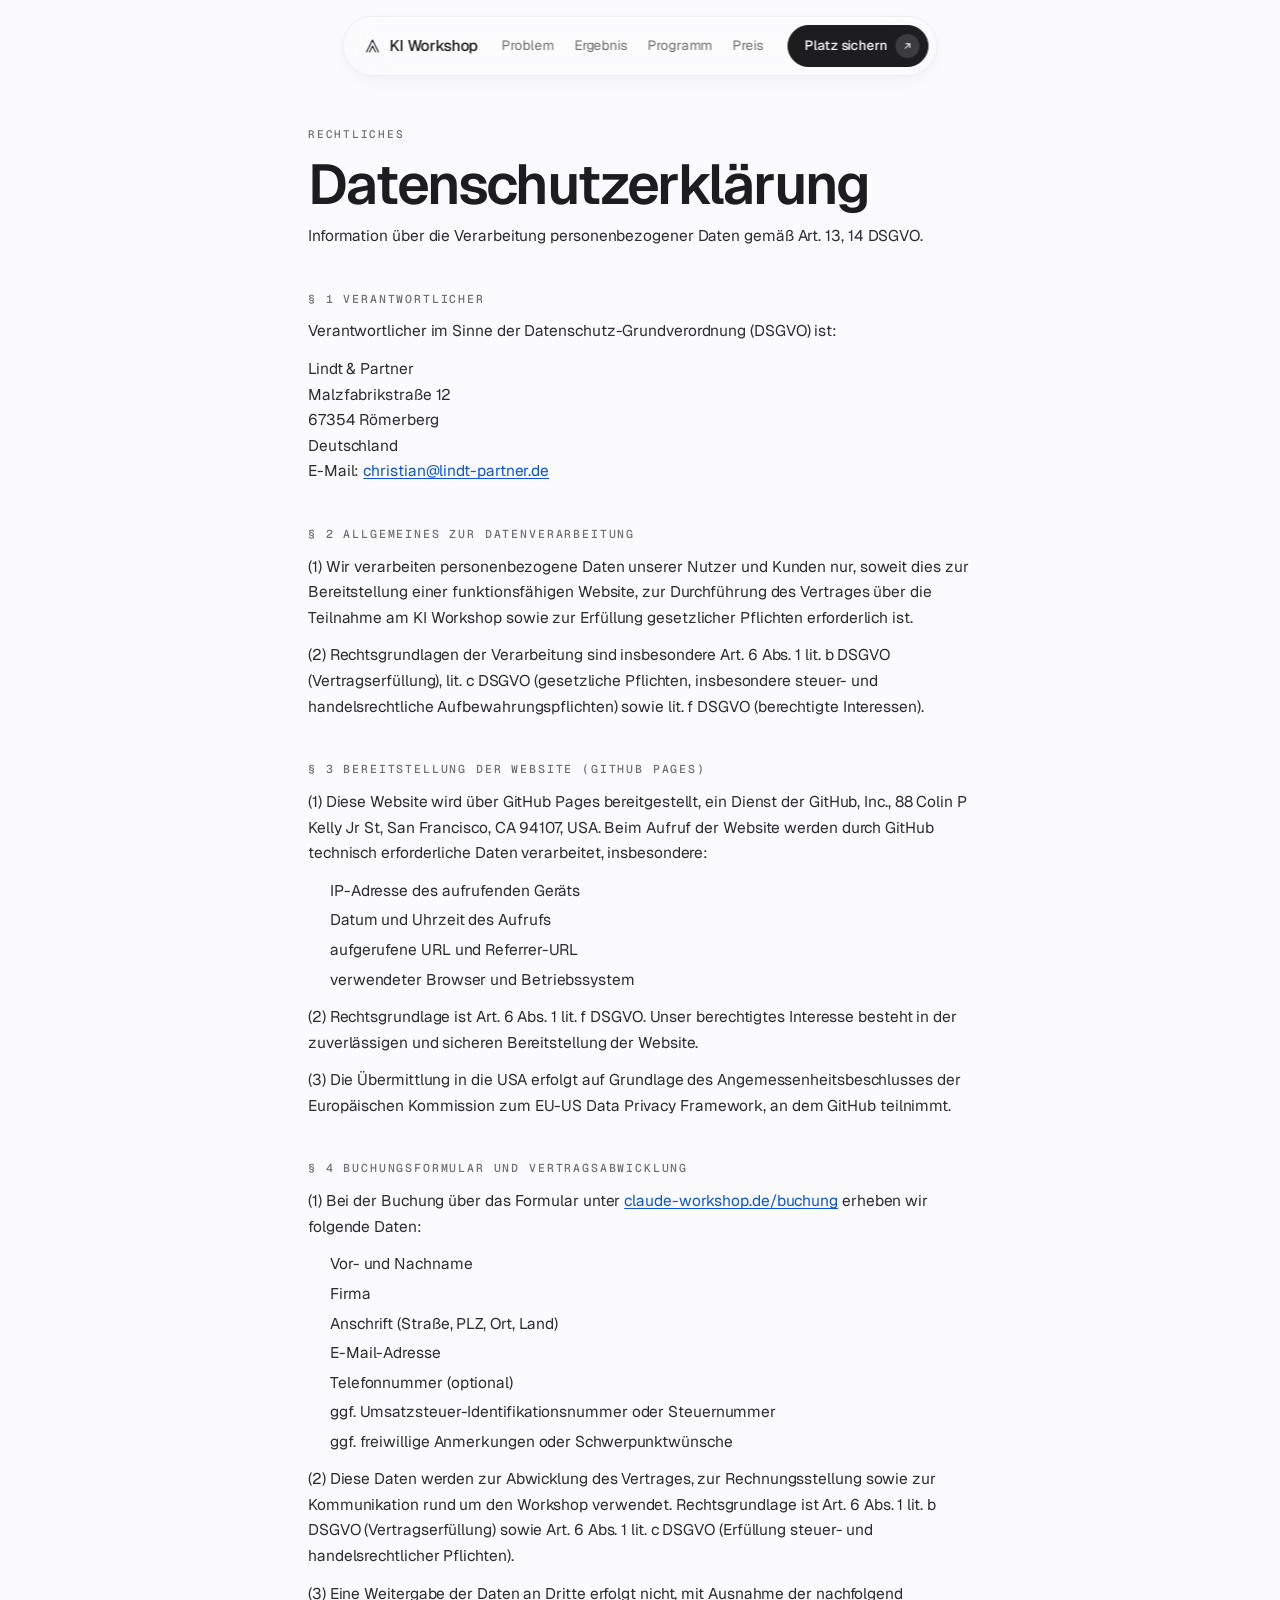
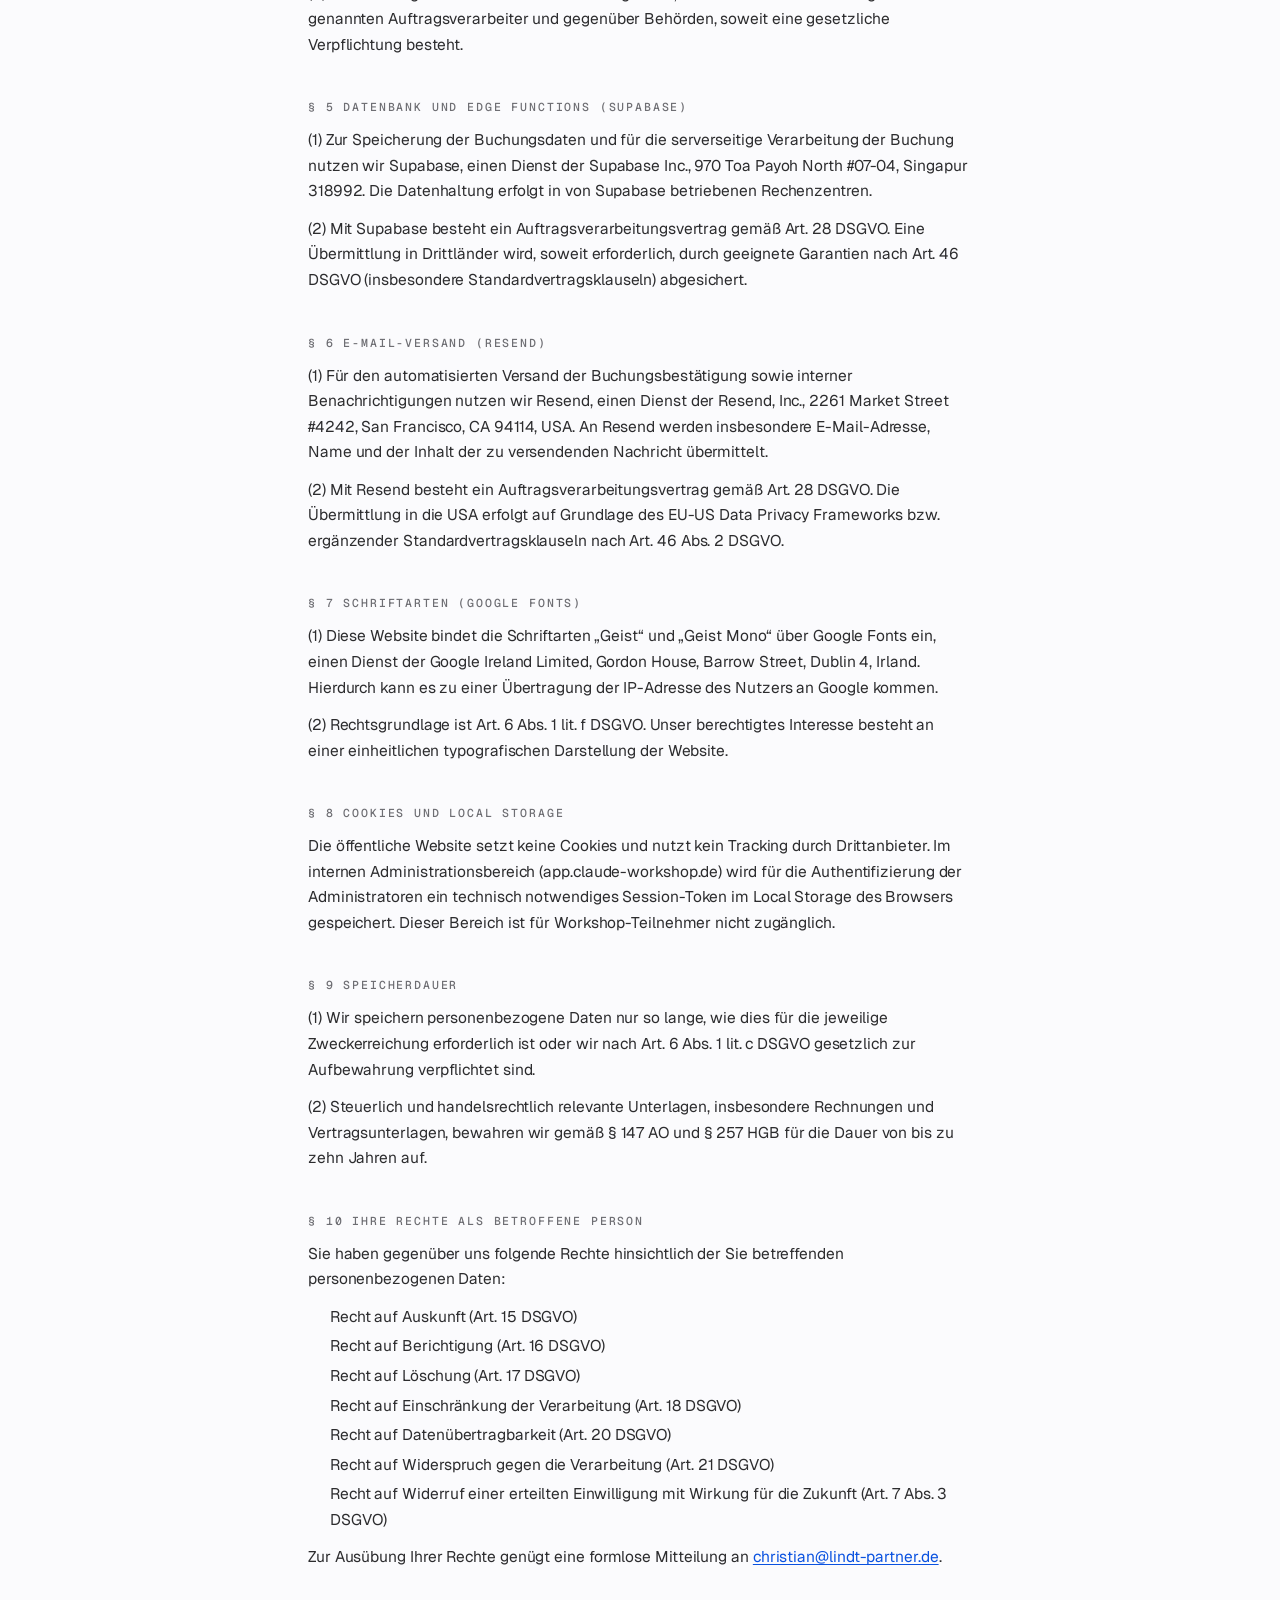
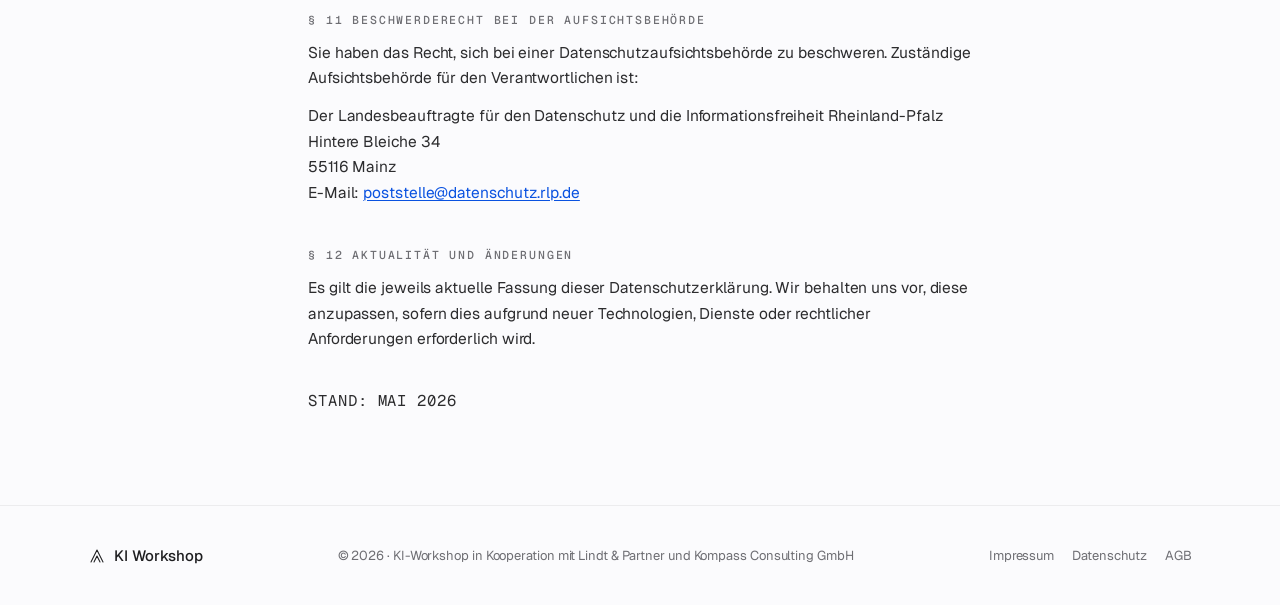
<file: datenschutz/index.html>
<!doctype html>
<html lang="de">
  <head>
    <meta charset="utf-8" />
    <meta name="viewport" content="width=device-width, initial-scale=1, viewport-fit=cover" />
    <title>Datenschutz · KI Workshop</title>
    <meta name="robots" content="noindex, follow" />
    <meta name="theme-color" content="#FBFBFD" />
    <link rel="canonical" href="https://claude-workshop.de/datenschutz" />
    <link rel="icon" type="image/svg+xml" href="/assets/favicon.svg" />
    <link rel="preconnect" href="https://fonts.googleapis.com" />
    <link rel="preconnect" href="https://fonts.gstatic.com" crossorigin />
    <link
      href="https://fonts.googleapis.com/css2?family=Geist:wght@300;400;500;600;700&family=Geist+Mono:wght@400;500&display=swap"
      rel="stylesheet"
    />
    <link rel="stylesheet" href="/styles.css" />
    <style>
      .legal {
        max-width: 760px;
        margin: 0 auto;
        padding: 120px var(--pad) 80px;
      }
      .legal h1 {
        font-size: clamp(36px, 5vw, 56px);
        letter-spacing: -0.032em;
        line-height: 1.05;
        font-weight: 600;
        margin: 0 0 8px;
      }
      .legal .eyebrow { margin-bottom: 14px; }
      .legal__lead {
        font-size: clamp(15px, 1.1vw, 17px);
        color: var(--muted);
        margin: 0 0 48px;
      }
      .legal h2 {
        font-family: var(--mono);
        font-size: 11.5px;
        font-weight: 500;
        letter-spacing: 0.16em;
        text-transform: uppercase;
        color: var(--muted);
        margin: 44px 0 14px;
      }
      .legal p,
      .legal address {
        font-size: 15.5px;
        line-height: 1.65;
        color: var(--ink-2);
        margin: 0 0 12px;
        font-style: normal;
      }
      .legal ul {
        font-size: 15.5px;
        line-height: 1.65;
        color: var(--ink-2);
        margin: 0 0 12px;
        padding-left: 22px;
      }
      .legal ul li { margin-bottom: 4px; }
      .legal a { color: var(--accent); text-decoration: underline; text-underline-offset: 2px; text-decoration-thickness: 1px; }
      .legal a:hover { text-decoration-thickness: 2px; }
      .legal__stand {
        margin-top: 56px;
        padding-top: 24px;
        border-top: 1px solid var(--rule);
        font-family: var(--mono);
        font-size: 12px;
        letter-spacing: 0.06em;
        text-transform: uppercase;
        color: var(--muted);
      }
    </style>
  </head>
  <body>
    <a class="skip" href="#main">Zum Inhalt springen</a>

    <header class="nav" id="nav">
      <a class="nav__brand" href="/" aria-label="KI Workshop – Startseite">
        <svg class="nav__mark" viewBox="0 0 24 24" fill="none" aria-hidden="true">
          <path d="M4 20L12 4l8 16M8 20l4-8 4 8" stroke="currentColor" stroke-width="1.4" stroke-linecap="round" stroke-linejoin="round"/>
        </svg>
        <span>KI Workshop</span>
      </a>
      <nav class="nav__links" aria-label="Hauptnavigation">
        <a href="/#problem">Problem</a>
        <a href="/#ergebnis">Ergebnis</a>
        <a href="/#programm">Programm</a>
        <a href="/#preis">Preis</a>
      </nav>
      <a href="/buchung" class="btn btn--pill">
        <span>Platz sichern</span>
        <span class="btn__icon" aria-hidden="true">
          <svg viewBox="0 0 16 16" fill="none"><path d="M5 11l6-6M6 5h5v5" stroke="currentColor" stroke-width="1.4" stroke-linecap="round" stroke-linejoin="round"/></svg>
        </span>
      </a>
    </header>

    <main id="main" class="legal">
      <span class="eyebrow">Rechtliches</span>
      <h1>Datenschutzerklärung</h1>
      <p class="legal__lead">
        Information über die Verarbeitung personenbezogener Daten gemäß Art. 13, 14 DSGVO.
      </p>

      <h2>§ 1 Verantwortlicher</h2>
      <p>
        Verantwortlicher im Sinne der Datenschutz-Grundverordnung (DSGVO) ist:
      </p>
      <address>
        Lindt &amp; Partner<br />
        Malzfabrikstraße 12<br />
        67354 Römerberg<br />
        Deutschland<br />
        E-Mail: <a href="mailto:christian@lindt-partner.de">christian@lindt-partner.de</a>
      </address>

      <h2>§ 2 Allgemeines zur Datenverarbeitung</h2>
      <p>
        (1) Wir verarbeiten personenbezogene Daten unserer Nutzer und Kunden nur, soweit dies zur
        Bereitstellung einer funktionsfähigen Website, zur Durchführung des Vertrages über die
        Teilnahme am KI Workshop sowie zur Erfüllung gesetzlicher Pflichten erforderlich ist.
      </p>
      <p>
        (2) Rechtsgrundlagen der Verarbeitung sind insbesondere Art. 6 Abs. 1 lit. b DSGVO
        (Vertragserfüllung), lit. c DSGVO (gesetzliche Pflichten, insbesondere steuer- und
        handelsrechtliche Aufbewahrungspflichten) sowie lit. f DSGVO (berechtigte Interessen).
      </p>

      <h2>§ 3 Bereitstellung der Website (GitHub Pages)</h2>
      <p>
        (1) Diese Website wird über GitHub Pages bereitgestellt, ein Dienst der GitHub, Inc.,
        88 Colin P Kelly Jr St, San Francisco, CA 94107, USA. Beim Aufruf der Website werden
        durch GitHub technisch erforderliche Daten verarbeitet, insbesondere:
      </p>
      <ul>
        <li>IP-Adresse des aufrufenden Geräts</li>
        <li>Datum und Uhrzeit des Aufrufs</li>
        <li>aufgerufene URL und Referrer-URL</li>
        <li>verwendeter Browser und Betriebssystem</li>
      </ul>
      <p>
        (2) Rechtsgrundlage ist Art. 6 Abs. 1 lit. f DSGVO. Unser berechtigtes Interesse besteht
        in der zuverlässigen und sicheren Bereitstellung der Website.
      </p>
      <p>
        (3) Die Übermittlung in die USA erfolgt auf Grundlage des Angemessenheitsbeschlusses der
        Europäischen Kommission zum EU-US Data Privacy Framework, an dem GitHub teilnimmt.
      </p>

      <h2>§ 4 Buchungsformular und Vertragsabwicklung</h2>
      <p>
        (1) Bei der Buchung über das Formular unter
        <a href="/buchung">claude-workshop.de/buchung</a> erheben wir folgende Daten:
      </p>
      <ul>
        <li>Vor- und Nachname</li>
        <li>Firma</li>
        <li>Anschrift (Straße, PLZ, Ort, Land)</li>
        <li>E-Mail-Adresse</li>
        <li>Telefonnummer (optional)</li>
        <li>ggf. Umsatzsteuer-Identifikationsnummer oder Steuernummer</li>
        <li>ggf. freiwillige Anmerkungen oder Schwerpunktwünsche</li>
      </ul>
      <p>
        (2) Diese Daten werden zur Abwicklung des Vertrages, zur Rechnungsstellung sowie zur
        Kommunikation rund um den Workshop verwendet. Rechtsgrundlage ist Art. 6 Abs. 1 lit. b
        DSGVO (Vertragserfüllung) sowie Art. 6 Abs. 1 lit. c DSGVO (Erfüllung steuer- und
        handelsrechtlicher Pflichten).
      </p>
      <p>
        (3) Eine Weitergabe der Daten an Dritte erfolgt nicht, mit Ausnahme der nachfolgend
        genannten Auftragsverarbeiter und gegenüber Behörden, soweit eine gesetzliche
        Verpflichtung besteht.
      </p>

      <h2>§ 5 Datenbank und Edge Functions (Supabase)</h2>
      <p>
        (1) Zur Speicherung der Buchungsdaten und für die serverseitige Verarbeitung der Buchung
        nutzen wir Supabase, einen Dienst der Supabase Inc., 970 Toa Payoh North #07-04,
        Singapur 318992. Die Datenhaltung erfolgt in von Supabase betriebenen Rechenzentren.
      </p>
      <p>
        (2) Mit Supabase besteht ein Auftragsverarbeitungsvertrag gemäß Art. 28 DSGVO. Eine
        Übermittlung in Drittländer wird, soweit erforderlich, durch geeignete Garantien nach
        Art. 46 DSGVO (insbesondere Standardvertragsklauseln) abgesichert.
      </p>

      <h2>§ 6 E-Mail-Versand (Resend)</h2>
      <p>
        (1) Für den automatisierten Versand der Buchungsbestätigung sowie interner
        Benachrichtigungen nutzen wir Resend, einen Dienst der Resend, Inc.,
        2261 Market Street #4242, San Francisco, CA 94114, USA. An Resend werden insbesondere
        E-Mail-Adresse, Name und der Inhalt der zu versendenden Nachricht übermittelt.
      </p>
      <p>
        (2) Mit Resend besteht ein Auftragsverarbeitungsvertrag gemäß Art. 28 DSGVO. Die
        Übermittlung in die USA erfolgt auf Grundlage des EU-US Data Privacy Frameworks bzw.
        ergänzender Standardvertragsklauseln nach Art. 46 Abs. 2 DSGVO.
      </p>

      <h2>§ 7 Schriftarten (Google Fonts)</h2>
      <p>
        (1) Diese Website bindet die Schriftarten „Geist&#x201C; und „Geist Mono&#x201C; über Google Fonts
        ein, einen Dienst der Google Ireland Limited, Gordon House, Barrow Street, Dublin 4,
        Irland. Hierdurch kann es zu einer Übertragung der IP-Adresse des Nutzers an Google kommen.
      </p>
      <p>
        (2) Rechtsgrundlage ist Art. 6 Abs. 1 lit. f DSGVO. Unser berechtigtes Interesse besteht
        an einer einheitlichen typografischen Darstellung der Website.
      </p>

      <h2>§ 8 Cookies und Local Storage</h2>
      <p>
        Die öffentliche Website setzt keine Cookies und nutzt kein Tracking durch Drittanbieter.
        Im internen Administrationsbereich (app.claude-workshop.de) wird für die
        Authentifizierung der Administratoren ein technisch notwendiges Session-Token im
        Local Storage des Browsers gespeichert. Dieser Bereich ist für Workshop-Teilnehmer nicht
        zugänglich.
      </p>

      <h2>§ 9 Speicherdauer</h2>
      <p>
        (1) Wir speichern personenbezogene Daten nur so lange, wie dies für die jeweilige
        Zweckerreichung erforderlich ist oder wir nach Art. 6 Abs. 1 lit. c DSGVO gesetzlich
        zur Aufbewahrung verpflichtet sind.
      </p>
      <p>
        (2) Steuerlich und handelsrechtlich relevante Unterlagen, insbesondere Rechnungen und
        Vertragsunterlagen, bewahren wir gemäß § 147 AO und § 257 HGB für die Dauer von bis zu
        zehn Jahren auf.
      </p>

      <h2>§ 10 Ihre Rechte als betroffene Person</h2>
      <p>
        Sie haben gegenüber uns folgende Rechte hinsichtlich der Sie betreffenden
        personenbezogenen Daten:
      </p>
      <ul>
        <li>Recht auf Auskunft (Art. 15 DSGVO)</li>
        <li>Recht auf Berichtigung (Art. 16 DSGVO)</li>
        <li>Recht auf Löschung (Art. 17 DSGVO)</li>
        <li>Recht auf Einschränkung der Verarbeitung (Art. 18 DSGVO)</li>
        <li>Recht auf Datenübertragbarkeit (Art. 20 DSGVO)</li>
        <li>Recht auf Widerspruch gegen die Verarbeitung (Art. 21 DSGVO)</li>
        <li>Recht auf Widerruf einer erteilten Einwilligung mit Wirkung für die Zukunft (Art. 7 Abs. 3 DSGVO)</li>
      </ul>
      <p>
        Zur Ausübung Ihrer Rechte genügt eine formlose Mitteilung an
        <a href="mailto:christian@lindt-partner.de">christian@lindt-partner.de</a>.
      </p>

      <h2>§ 11 Beschwerderecht bei der Aufsichtsbehörde</h2>
      <p>
        Sie haben das Recht, sich bei einer Datenschutzaufsichtsbehörde zu beschweren.
        Zuständige Aufsichtsbehörde für den Verantwortlichen ist:
      </p>
      <address>
        Der Landesbeauftragte für den Datenschutz und die Informationsfreiheit Rheinland-Pfalz<br />
        Hintere Bleiche 34<br />
        55116 Mainz<br />
        E-Mail: <a href="mailto:poststelle@datenschutz.rlp.de">poststelle@datenschutz.rlp.de</a>
      </address>

      <h2>§ 12 Aktualität und Änderungen</h2>
      <p>
        Es gilt die jeweils aktuelle Fassung dieser Datenschutzerklärung. Wir behalten uns vor,
        diese anzupassen, sofern dies aufgrund neuer Technologien, Dienste oder rechtlicher
        Anforderungen erforderlich wird.
      </p>

      <p class="legal__stand">Stand: Mai 2026</p>
    </main>

    <footer class="footer">
      <div class="container footer__inner">
        <div class="footer__brand">
          <svg class="nav__mark" viewBox="0 0 24 24" fill="none" aria-hidden="true">
            <path d="M4 20L12 4l8 16M8 20l4-8 4 8" stroke="currentColor" stroke-width="1.4" stroke-linecap="round" stroke-linejoin="round"/>
          </svg>
          <span>KI Workshop</span>
        </div>
        <p class="footer__copy">© 2026 · KI-Workshop in Kooperation mit Lindt &amp; Partner und Kompass Consulting GmbH</p>
        <nav class="footer__links" aria-label="Rechtliches">
          <a href="/impressum">Impressum</a>
          <a href="/datenschutz">Datenschutz</a>
          <a href="/agb">AGB</a>
        </nav>
      </div>
    </footer>

    <script>
      const nav = document.getElementById("nav");
      const onScroll = () => nav.classList.toggle("is-scrolled", window.scrollY > 16);
      window.addEventListener("scroll", onScroll, { passive: true });
      onScroll();
    </script>
  </body>
</html>
</file>
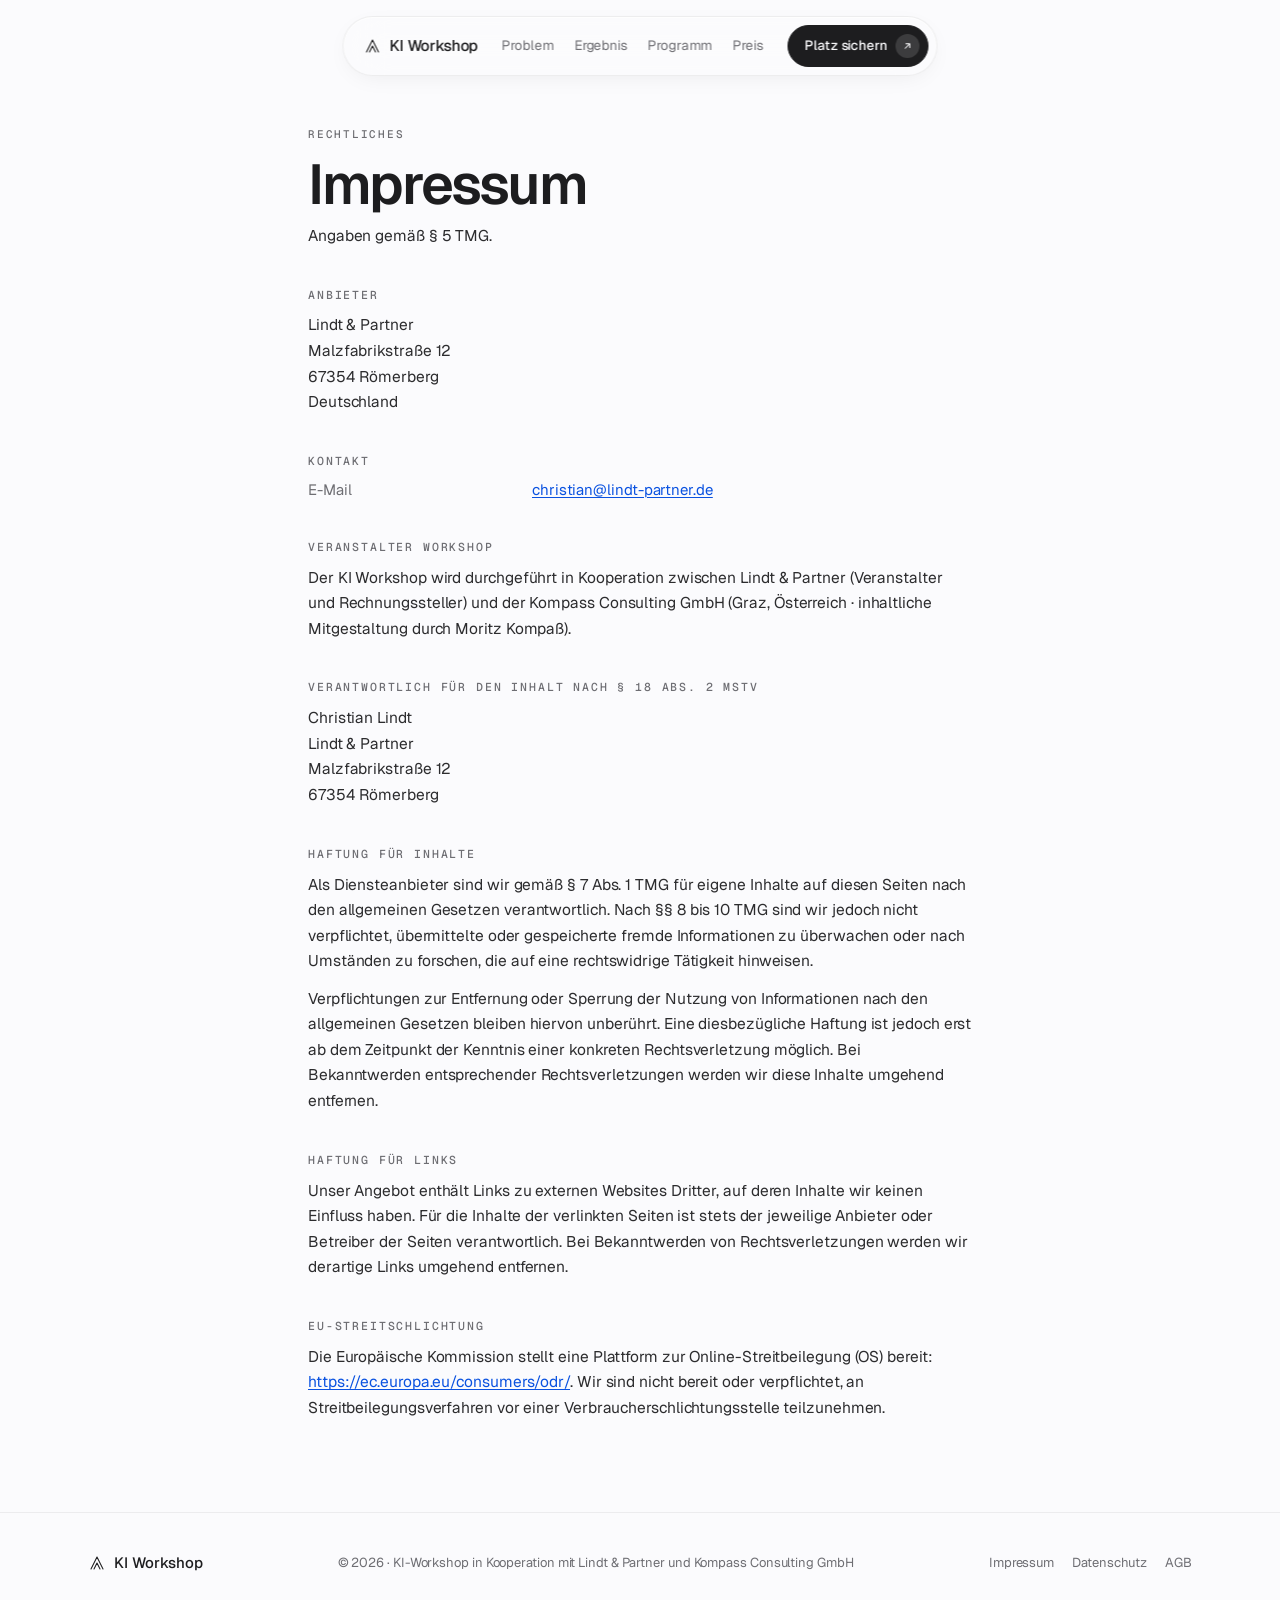
<file: impressum/index.html>
<!doctype html>
<html lang="de">
  <head>
    <meta charset="utf-8" />
    <meta name="viewport" content="width=device-width, initial-scale=1, viewport-fit=cover" />
    <title>Impressum · KI Workshop</title>
    <meta name="robots" content="noindex, follow" />
    <meta name="theme-color" content="#FBFBFD" />
    <link rel="canonical" href="https://claude-workshop.de/impressum" />
    <link rel="icon" type="image/svg+xml" href="/assets/favicon.svg" />
    <link rel="preconnect" href="https://fonts.googleapis.com" />
    <link rel="preconnect" href="https://fonts.gstatic.com" crossorigin />
    <link
      href="https://fonts.googleapis.com/css2?family=Geist:wght@300;400;500;600;700&family=Geist+Mono:wght@400;500&display=swap"
      rel="stylesheet"
    />
    <link rel="stylesheet" href="/styles.css" />
    <style>
      .legal {
        max-width: 760px;
        margin: 0 auto;
        padding: 120px var(--pad) 80px;
      }
      .legal h1 {
        font-size: clamp(36px, 5vw, 56px);
        letter-spacing: -0.032em;
        line-height: 1.05;
        font-weight: 600;
        margin: 0 0 8px;
      }
      .legal .eyebrow { margin-bottom: 14px; }
      .legal__lead {
        font-size: clamp(15px, 1.1vw, 17px);
        color: var(--muted);
        margin: 0 0 48px;
      }
      .legal h2 {
        font-family: var(--mono);
        font-size: 11.5px;
        font-weight: 500;
        letter-spacing: 0.16em;
        text-transform: uppercase;
        color: var(--muted);
        margin: 40px 0 12px;
      }
      .legal p,
      .legal address {
        font-size: 15.5px;
        line-height: 1.65;
        color: var(--ink-2);
        margin: 0 0 12px;
        font-style: normal;
      }
      .legal a { color: var(--accent); text-decoration: underline; text-underline-offset: 2px; text-decoration-thickness: 1px; }
      .legal a:hover { text-decoration-thickness: 2px; }
      .legal dl {
        display: grid;
        grid-template-columns: 200px 1fr;
        gap: 6px 24px;
        margin: 0 0 20px;
        font-size: 15px;
        color: var(--ink-2);
      }
      .legal dt { color: var(--muted); }
      .legal dd { margin: 0; }
      @media (max-width: 600px) {
        .legal dl { grid-template-columns: 1fr; gap: 0 0; }
        .legal dt { color: var(--muted); margin-top: 8px; font-size: 13px; }
        .legal dd { margin-bottom: 8px; }
      }
    </style>
  </head>
  <body>
    <a class="skip" href="#main">Zum Inhalt springen</a>

    <header class="nav" id="nav">
      <a class="nav__brand" href="/" aria-label="KI Workshop – Startseite">
        <svg class="nav__mark" viewBox="0 0 24 24" fill="none" aria-hidden="true">
          <path d="M4 20L12 4l8 16M8 20l4-8 4 8" stroke="currentColor" stroke-width="1.4" stroke-linecap="round" stroke-linejoin="round"/>
        </svg>
        <span>KI Workshop</span>
      </a>
      <nav class="nav__links" aria-label="Hauptnavigation">
        <a href="/#problem">Problem</a>
        <a href="/#ergebnis">Ergebnis</a>
        <a href="/#programm">Programm</a>
        <a href="/#preis">Preis</a>
      </nav>
      <a href="/buchung" class="btn btn--pill">
        <span>Platz sichern</span>
        <span class="btn__icon" aria-hidden="true">
          <svg viewBox="0 0 16 16" fill="none"><path d="M5 11l6-6M6 5h5v5" stroke="currentColor" stroke-width="1.4" stroke-linecap="round" stroke-linejoin="round"/></svg>
        </span>
      </a>
    </header>

    <main id="main" class="legal">
      <span class="eyebrow">Rechtliches</span>
      <h1>Impressum</h1>
      <p class="legal__lead">Angaben gemäß § 5 TMG.</p>

      <h2>Anbieter</h2>
      <address>
        Lindt &amp; Partner<br />
        Malzfabrikstraße 12<br />
        67354 Römerberg<br />
        Deutschland
      </address>

      <h2>Kontakt</h2>
      <dl>
        <dt>E-Mail</dt>
        <dd><a href="mailto:christian@lindt-partner.de">christian@lindt-partner.de</a></dd>
      </dl>

      <h2>Veranstalter Workshop</h2>
      <p>
        Der KI Workshop wird durchgeführt in Kooperation zwischen
        Lindt &amp; Partner (Veranstalter und Rechnungssteller) und der
        Kompass Consulting GmbH (Graz, Österreich · inhaltliche Mitgestaltung
        durch Moritz Kompaß).
      </p>

      <h2>Verantwortlich für den Inhalt nach § 18 Abs. 2 MStV</h2>
      <p>
        Christian Lindt<br />
        Lindt &amp; Partner<br />
        Malzfabrikstraße 12<br />
        67354 Römerberg
      </p>

      <h2>Haftung für Inhalte</h2>
      <p>
        Als Diensteanbieter sind wir gemäß § 7 Abs. 1 TMG für eigene Inhalte auf
        diesen Seiten nach den allgemeinen Gesetzen verantwortlich. Nach §§ 8 bis 10
        TMG sind wir jedoch nicht verpflichtet, übermittelte oder gespeicherte fremde
        Informationen zu überwachen oder nach Umständen zu forschen, die auf eine
        rechtswidrige Tätigkeit hinweisen.
      </p>
      <p>
        Verpflichtungen zur Entfernung oder Sperrung der Nutzung von Informationen
        nach den allgemeinen Gesetzen bleiben hiervon unberührt. Eine diesbezügliche
        Haftung ist jedoch erst ab dem Zeitpunkt der Kenntnis einer konkreten
        Rechtsverletzung möglich. Bei Bekanntwerden entsprechender Rechtsverletzungen
        werden wir diese Inhalte umgehend entfernen.
      </p>

      <h2>Haftung für Links</h2>
      <p>
        Unser Angebot enthält Links zu externen Websites Dritter, auf deren Inhalte
        wir keinen Einfluss haben. Für die Inhalte der verlinkten Seiten ist stets
        der jeweilige Anbieter oder Betreiber der Seiten verantwortlich. Bei
        Bekanntwerden von Rechtsverletzungen werden wir derartige Links umgehend
        entfernen.
      </p>

      <h2>EU-Streitschlichtung</h2>
      <p>
        Die Europäische Kommission stellt eine Plattform zur Online-Streitbeilegung
        (OS) bereit:
        <a href="https://ec.europa.eu/consumers/odr/" target="_blank" rel="noopener">https://ec.europa.eu/consumers/odr/</a>.
        Wir sind nicht bereit oder verpflichtet, an Streitbeilegungsverfahren vor
        einer Verbraucherschlichtungsstelle teilzunehmen.
      </p>
    </main>

    <footer class="footer">
      <div class="container footer__inner">
        <div class="footer__brand">
          <svg class="nav__mark" viewBox="0 0 24 24" fill="none" aria-hidden="true">
            <path d="M4 20L12 4l8 16M8 20l4-8 4 8" stroke="currentColor" stroke-width="1.4" stroke-linecap="round" stroke-linejoin="round"/>
          </svg>
          <span>KI Workshop</span>
        </div>
        <p class="footer__copy">© 2026 · KI-Workshop in Kooperation mit Lindt &amp; Partner und Kompass Consulting GmbH</p>
        <nav class="footer__links" aria-label="Rechtliches">
          <a href="/impressum">Impressum</a>
          <a href="/datenschutz">Datenschutz</a>
          <a href="/agb">AGB</a>
        </nav>
      </div>
    </footer>

    <script>
      const nav = document.getElementById("nav");
      const onScroll = () => nav.classList.toggle("is-scrolled", window.scrollY > 16);
      window.addEventListener("scroll", onScroll, { passive: true });
      onScroll();
    </script>
  </body>
</html>
</file>
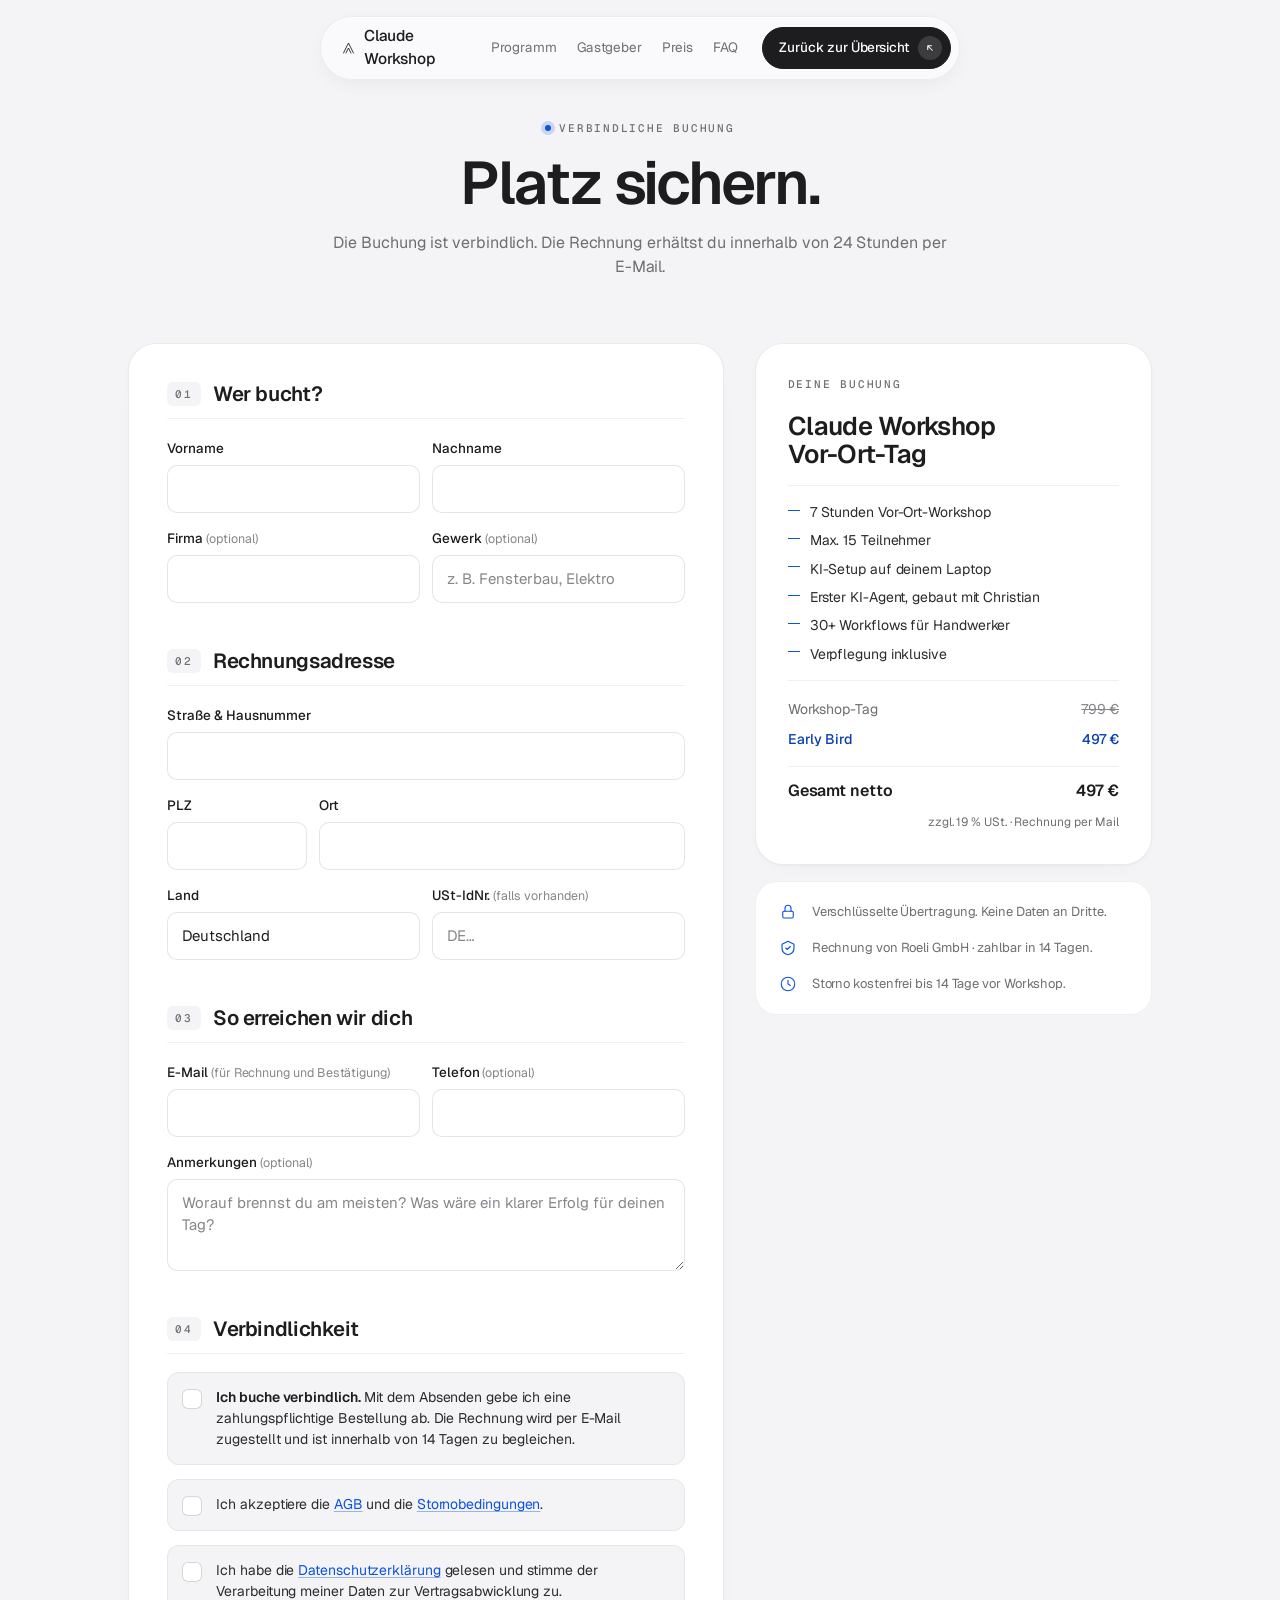
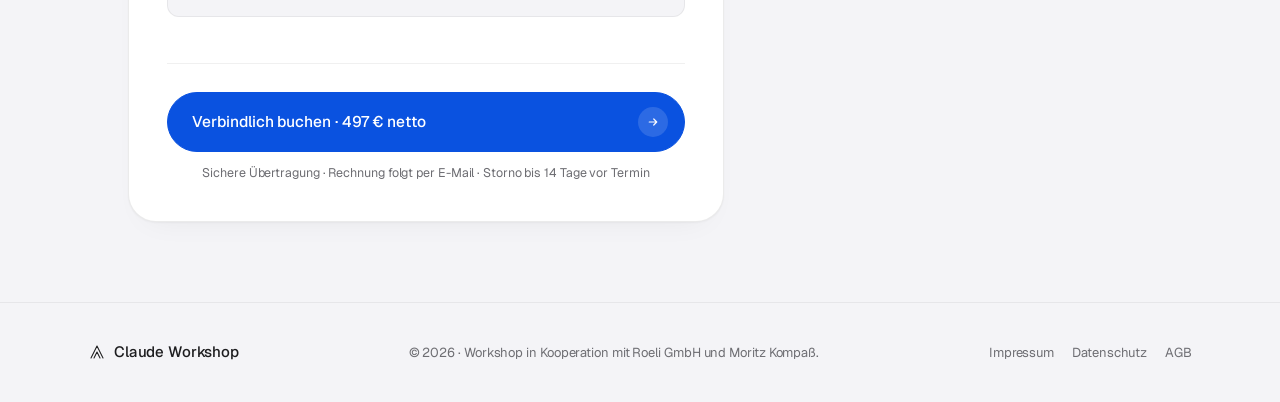
<file: buchung.html>
<!doctype html>
<html lang="de">
  <head>
    <meta charset="utf-8" />
    <meta name="viewport" content="width=device-width, initial-scale=1, viewport-fit=cover" />
    <title>Verbindlich buchen · Claude Workshop</title>
    <meta name="description" content="Verbindliche Buchung des Claude Code Workshops. Rechnung wird per E-Mail zugestellt." />
    <meta name="theme-color" content="#FBFBFD" />
    <link rel="canonical" href="https://claude-workshop.de/buchung.html" />
    <meta name="robots" content="noindex, follow" />
    <link rel="preconnect" href="https://fonts.googleapis.com" />
    <link rel="preconnect" href="https://fonts.gstatic.com" crossorigin />
    <link
      href="https://fonts.googleapis.com/css2?family=Geist:wght@300;400;500;600;700&family=Geist+Mono:wght@400;500&display=swap"
      rel="stylesheet"
    />
    <link rel="stylesheet" href="styles.css" />
    <link rel="stylesheet" href="buchung.css" />
  </head>
  <body class="page-buchung">
    <a class="skip" href="#main">Zum Inhalt springen</a>

    <header class="nav" id="nav">
      <a class="nav__brand" href="/" aria-label="Claude Workshop – Startseite">
        <svg class="nav__mark" viewBox="0 0 24 24" fill="none" aria-hidden="true">
          <path d="M4 20L12 4l8 16M8 20l4-8 4 8" stroke="currentColor" stroke-width="1.4" stroke-linecap="round" stroke-linejoin="round"/>
        </svg>
        <span>Claude Workshop</span>
      </a>
      <nav class="nav__links" aria-label="Hauptnavigation">
        <a href="/#programm">Programm</a>
        <a href="/#gastgeber">Gastgeber</a>
        <a href="/#preis">Preis</a>
        <a href="/#faq">FAQ</a>
      </nav>
      <a href="/" class="btn btn--pill">
        <span>Zurück zur Übersicht</span>
        <span class="btn__icon" aria-hidden="true">
          <svg viewBox="0 0 16 16" fill="none"><path d="M11 11L5 5M10 5H5v5" stroke="currentColor" stroke-width="1.4" stroke-linecap="round" stroke-linejoin="round"/></svg>
        </span>
      </a>
    </header>

    <main id="main" class="checkout">
      <div class="checkout__container">
        <header class="checkout__head">
          <span class="eyebrow">
            <span class="eyebrow__dot" aria-hidden="true"></span>
            Verbindliche Buchung
          </span>
          <h1 class="checkout__h1">Platz sichern.</h1>
          <p class="checkout__sub">Die Buchung ist verbindlich. Die Rechnung erhältst du innerhalb von 24 Stunden per E-Mail.</p>
        </header>

        <div class="checkout__grid">
          <!-- ============ FORM ============ -->
          <form class="checkout__form" id="form" novalidate>
            <section class="form-section">
              <div class="form-section__head">
                <span class="form-section__num">01</span>
                <h2 class="form-section__title">Wer bucht?</h2>
              </div>
              <div class="form-row form-row--2">
                <div class="field">
                  <label for="vorname">Vorname</label>
                  <input id="vorname" name="vorname" type="text" autocomplete="given-name" required />
                </div>
                <div class="field">
                  <label for="nachname">Nachname</label>
                  <input id="nachname" name="nachname" type="text" autocomplete="family-name" required />
                </div>
              </div>
              <div class="form-row form-row--2">
                <div class="field">
                  <label for="firma">Firma <span class="optional">(optional)</span></label>
                  <input id="firma" name="firma" type="text" autocomplete="organization" />
                </div>
                <div class="field">
                  <label for="gewerk">Gewerk <span class="optional">(optional)</span></label>
                  <input id="gewerk" name="gewerk" type="text" placeholder="z. B. Fensterbau, Elektro" />
                </div>
              </div>
            </section>

            <section class="form-section">
              <div class="form-section__head">
                <span class="form-section__num">02</span>
                <h2 class="form-section__title">Rechnungsadresse</h2>
              </div>
              <div class="field">
                <label for="strasse">Straße &amp; Hausnummer</label>
                <input id="strasse" name="strasse" type="text" autocomplete="street-address" required />
              </div>
              <div class="form-row form-row--plz-ort">
                <div class="field">
                  <label for="plz">PLZ</label>
                  <input id="plz" name="plz" type="text" inputmode="numeric" autocomplete="postal-code" required />
                </div>
                <div class="field">
                  <label for="ort">Ort</label>
                  <input id="ort" name="ort" type="text" autocomplete="address-level2" required />
                </div>
              </div>
              <div class="form-row form-row--2">
                <div class="field">
                  <label for="land">Land</label>
                  <input id="land" name="land" type="text" autocomplete="country-name" value="Deutschland" required />
                </div>
                <div class="field">
                  <label for="ust_id">USt-IdNr. <span class="optional">(falls vorhanden)</span></label>
                  <input id="ust_id" name="ust_id" type="text" placeholder="DE…" />
                </div>
              </div>
            </section>

            <section class="form-section">
              <div class="form-section__head">
                <span class="form-section__num">03</span>
                <h2 class="form-section__title">So erreichen wir dich</h2>
              </div>
              <div class="form-row form-row--2">
                <div class="field">
                  <label for="email">E-Mail <span class="hint">(für Rechnung und Bestätigung)</span></label>
                  <input id="email" name="email" type="email" autocomplete="email" required />
                </div>
                <div class="field">
                  <label for="telefon">Telefon <span class="optional">(optional)</span></label>
                  <input id="telefon" name="telefon" type="tel" autocomplete="tel" />
                </div>
              </div>
              <div class="field">
                <label for="notiz">Anmerkungen <span class="optional">(optional)</span></label>
                <textarea id="notiz" name="notiz" rows="3" placeholder="Worauf brennst du am meisten? Was wäre ein klarer Erfolg für deinen Tag?"></textarea>
              </div>
            </section>

            <!-- Honeypot — hidden from humans, visible to bots -->
            <div class="hp" aria-hidden="true">
              <label for="website">Website</label>
              <input id="website" name="website" type="text" tabindex="-1" autocomplete="off" />
            </div>

            <section class="form-section form-section--legal">
              <div class="form-section__head">
                <span class="form-section__num">04</span>
                <h2 class="form-section__title">Verbindlichkeit</h2>
              </div>
              <label class="check">
                <input type="checkbox" id="binding_accepted" name="binding_accepted" required />
                <span class="check__mark" aria-hidden="true">
                  <svg viewBox="0 0 12 12" fill="none"><path d="M2 6l3 3 5-6" stroke="currentColor" stroke-width="1.6" stroke-linecap="round" stroke-linejoin="round"/></svg>
                </span>
                <span class="check__text">
                  <strong>Ich buche verbindlich.</strong> Mit dem Absenden gebe ich eine zahlungspflichtige Bestellung ab. Die Rechnung wird per E-Mail zugestellt und ist innerhalb von 14 Tagen zu begleichen.
                </span>
              </label>
              <label class="check">
                <input type="checkbox" id="agb_accepted" name="agb_accepted" required />
                <span class="check__mark" aria-hidden="true">
                  <svg viewBox="0 0 12 12" fill="none"><path d="M2 6l3 3 5-6" stroke="currentColor" stroke-width="1.6" stroke-linecap="round" stroke-linejoin="round"/></svg>
                </span>
                <span class="check__text">
                  Ich akzeptiere die <a href="/agb.html" target="_blank" rel="noopener">AGB</a> und die <a href="/storno.html" target="_blank" rel="noopener">Stornobedingungen</a>.
                </span>
              </label>
              <label class="check">
                <input type="checkbox" id="privacy_accepted" name="privacy_accepted" required />
                <span class="check__mark" aria-hidden="true">
                  <svg viewBox="0 0 12 12" fill="none"><path d="M2 6l3 3 5-6" stroke="currentColor" stroke-width="1.6" stroke-linecap="round" stroke-linejoin="round"/></svg>
                </span>
                <span class="check__text">
                  Ich habe die <a href="/datenschutz.html" target="_blank" rel="noopener">Datenschutzerklärung</a> gelesen und stimme der Verarbeitung meiner Daten zur Vertragsabwicklung zu.
                </span>
              </label>
            </section>

            <div class="form-submit">
              <button type="submit" class="btn btn--pill btn--lg btn--solid btn--block" id="submit-btn">
                <span>Verbindlich buchen · 497 € netto</span>
                <span class="btn__icon" aria-hidden="true">
                  <svg viewBox="0 0 16 16" fill="none"><path d="M3 8h10M9 4l4 4-4 4" stroke="currentColor" stroke-width="1.6" stroke-linecap="round" stroke-linejoin="round"/></svg>
                </span>
              </button>
              <p class="form-submit__note">Sichere Übertragung · Rechnung folgt per E-Mail · Storno bis 14 Tage vor Termin</p>
              <p class="form-error" id="form-error" hidden></p>
            </div>
          </form>

          <!-- ============ SIDEBAR ============ -->
          <aside class="checkout__aside">
            <div class="summary">
              <span class="eyebrow eyebrow--card">Deine Buchung</span>
              <h3 class="summary__name">Claude Workshop<br/>Vor-Ort-Tag</h3>
              <ul class="summary__list">
                <li>7 Stunden Vor-Ort-Workshop</li>
                <li>Max. 15 Teilnehmer</li>
                <li>KI-Setup auf deinem Laptop</li>
                <li>Erster KI-Agent, gebaut mit Christian</li>
                <li>30+ Workflows für Handwerker</li>
                <li>Verpflegung inklusive</li>
              </ul>
              <div class="summary__price">
                <div class="summary__line">
                  <span>Workshop-Tag</span>
                  <span><s>799&thinsp;€</s></span>
                </div>
                <div class="summary__line summary__line--accent">
                  <span>Early Bird</span>
                  <span>497&thinsp;€</span>
                </div>
                <div class="summary__line summary__line--total">
                  <span>Gesamt netto</span>
                  <span>497&thinsp;€</span>
                </div>
                <p class="summary__vat">zzgl. 19 % USt. · Rechnung per Mail</p>
              </div>
            </div>

            <div class="trust">
              <div class="trust__row">
                <span class="trust__icon" aria-hidden="true">
                  <svg viewBox="0 0 24 24" fill="none"><rect x="5" y="11" width="14" height="9" rx="1.6" stroke="currentColor" stroke-width="1.5"/><path d="M8 11V7a4 4 0 0 1 8 0v4" stroke="currentColor" stroke-width="1.5" stroke-linecap="round"/></svg>
                </span>
                <p>Verschlüsselte Übertragung. Keine Daten an Dritte.</p>
              </div>
              <div class="trust__row">
                <span class="trust__icon" aria-hidden="true">
                  <svg viewBox="0 0 24 24" fill="none"><path d="M12 3l8 4v5c0 5-3.5 8-8 9-4.5-1-8-4-8-9V7l8-4z" stroke="currentColor" stroke-width="1.5" stroke-linejoin="round"/><path d="M9 12l2 2 4-4" stroke="currentColor" stroke-width="1.5" stroke-linecap="round" stroke-linejoin="round"/></svg>
                </span>
                <p>Rechnung von Roeli GmbH · zahlbar in 14 Tagen.</p>
              </div>
              <div class="trust__row">
                <span class="trust__icon" aria-hidden="true">
                  <svg viewBox="0 0 24 24" fill="none"><circle cx="12" cy="12" r="9" stroke="currentColor" stroke-width="1.5"/><path d="M12 7v5l3 2" stroke="currentColor" stroke-width="1.5" stroke-linecap="round"/></svg>
                </span>
                <p>Storno kostenfrei bis 14 Tage vor Workshop.</p>
              </div>
            </div>
          </aside>
        </div>
      </div>

      <!-- Success view -->
      <div class="success" id="success" hidden>
        <div class="success__inner">
          <span class="success__icon" aria-hidden="true">
            <svg viewBox="0 0 32 32" fill="none"><circle cx="16" cy="16" r="14" stroke="currentColor" stroke-width="1.5"/><path d="M10 16l4 4 8-9" stroke="currentColor" stroke-width="1.8" stroke-linecap="round" stroke-linejoin="round"/></svg>
          </span>
          <h2 class="success__h">Buchung bestätigt.</h2>
          <p class="success__p" id="success-text">
            Vielen Dank. Wir haben dir gerade eine Bestätigung an deine E-Mail-Adresse geschickt.
            Die Rechnung folgt innerhalb von 24 Stunden.
          </p>
          <a href="/" class="btn btn--pill btn--lg btn--solid">
            <span>Zurück zur Startseite</span>
            <span class="btn__icon" aria-hidden="true">
              <svg viewBox="0 0 16 16" fill="none"><path d="M3 8h10M9 4l4 4-4 4" stroke="currentColor" stroke-width="1.6" stroke-linecap="round" stroke-linejoin="round"/></svg>
            </span>
          </a>
        </div>
      </div>
    </main>

    <footer class="footer">
      <div class="container footer__inner">
        <div class="footer__brand">
          <svg class="nav__mark" viewBox="0 0 24 24" fill="none" aria-hidden="true">
            <path d="M4 20L12 4l8 16M8 20l4-8 4 8" stroke="currentColor" stroke-width="1.4" stroke-linecap="round" stroke-linejoin="round"/>
          </svg>
          <span>Claude Workshop</span>
        </div>
        <p class="footer__copy">© 2026 · Workshop in Kooperation mit Roeli GmbH und Moritz Kompaß.</p>
        <nav class="footer__links" aria-label="Rechtliches">
          <a href="/impressum.html">Impressum</a>
          <a href="/datenschutz.html">Datenschutz</a>
          <a href="/agb.html">AGB</a>
        </nav>
      </div>
    </footer>

    <script>
      (() => {
        const SUPABASE_URL = "https://kukuxfzkssphiakrfkpy.supabase.co";
        const ANON_KEY = "sb_publishable_-QFFO0-IgUQoUCqQXP7ULQ_uyprce2-";
        const ENDPOINT = `${SUPABASE_URL}/functions/v1/book-workshop`;

        const form = document.getElementById("form");
        const errorEl = document.getElementById("form-error");
        const submitBtn = document.getElementById("submit-btn");
        const successView = document.getElementById("success");

        const showError = (msg) => {
          errorEl.textContent = msg;
          errorEl.hidden = false;
          errorEl.scrollIntoView({ behavior: "smooth", block: "center" });
        };

        const clearError = () => {
          errorEl.hidden = true;
          errorEl.textContent = "";
        };

        const validate = () => {
          let firstInvalid = null;
          form.querySelectorAll("input, textarea").forEach((el) => {
            el.style.borderColor = "";
            const isCheck = el.type === "checkbox";
            const isReq = el.required;
            const empty = isCheck ? !el.checked : !el.value.trim();
            const badEmail =
              el.type === "email" && el.value && !/^[^\s@]+@[^\s@]+\.[^\s@]+$/.test(el.value);
            if ((isReq && empty) || badEmail) {
              el.style.borderColor = "rgba(255, 99, 71, 0.7)";
              if (!firstInvalid) firstInvalid = el;
            }
          });
          if (firstInvalid) {
            firstInvalid.focus();
            firstInvalid.scrollIntoView({ behavior: "smooth", block: "center" });
            showError("Bitte fülle die markierten Felder aus.");
            return false;
          }
          clearError();
          return true;
        };

        form.addEventListener("submit", async (e) => {
          e.preventDefault();
          if (!validate()) return;

          const fd = new FormData(form);
          const payload = {
            vorname: fd.get("vorname"),
            nachname: fd.get("nachname"),
            firma: fd.get("firma"),
            gewerk: fd.get("gewerk"),
            strasse: fd.get("strasse"),
            plz: fd.get("plz"),
            ort: fd.get("ort"),
            land: fd.get("land") || "Deutschland",
            ust_id: fd.get("ust_id"),
            email: fd.get("email"),
            telefon: fd.get("telefon"),
            notiz: fd.get("notiz"),
            agb_accepted: fd.get("agb_accepted") === "on",
            binding_accepted: fd.get("binding_accepted") === "on",
            privacy_accepted: fd.get("privacy_accepted") === "on",
            website: fd.get("website"),
          };

          submitBtn.disabled = true;
          submitBtn.setAttribute("data-loading", "true");

          try {
            const res = await fetch(ENDPOINT, {
              method: "POST",
              headers: {
                "Content-Type": "application/json",
                "apikey": ANON_KEY,
                "Authorization": `Bearer ${ANON_KEY}`,
              },
              body: JSON.stringify(payload),
            });
            const data = await res.json();
            if (!res.ok || !data.ok) {
              const msg =
                data.error === "invalid_email"
                  ? "Die E-Mail-Adresse ist ungültig."
                  : data.error === "acceptance_required"
                  ? "Bitte bestätige alle drei Punkte zur Verbindlichkeit."
                  : "Die Buchung konnte nicht abgeschickt werden. Bitte versuche es erneut oder kontaktiere uns direkt.";
              showError(msg);
              submitBtn.disabled = false;
              submitBtn.removeAttribute("data-loading");
              return;
            }
            form.style.display = "none";
            document.querySelector(".checkout__aside").style.display = "none";
            document.querySelector(".checkout__head").style.display = "none";
            successView.hidden = false;
            window.scrollTo({ top: 0, behavior: "smooth" });
          } catch (err) {
            console.error(err);
            showError("Verbindungsfehler. Bitte erneut versuchen oder uns direkt kontaktieren.");
            submitBtn.disabled = false;
            submitBtn.removeAttribute("data-loading");
          }
        });

        // Clear field error on input
        form.querySelectorAll("input, textarea").forEach((el) => {
          el.addEventListener("input", () => {
            el.style.borderColor = "";
            clearError();
          });
          el.addEventListener("change", () => {
            el.style.borderColor = "";
            clearError();
          });
        });

        // Nav scroll state
        const nav = document.getElementById("nav");
        const onScroll = () => nav.classList.toggle("is-scrolled", window.scrollY > 16);
        window.addEventListener("scroll", onScroll, { passive: true });
        onScroll();
      })();
    </script>
  </body>
</html>
</file>
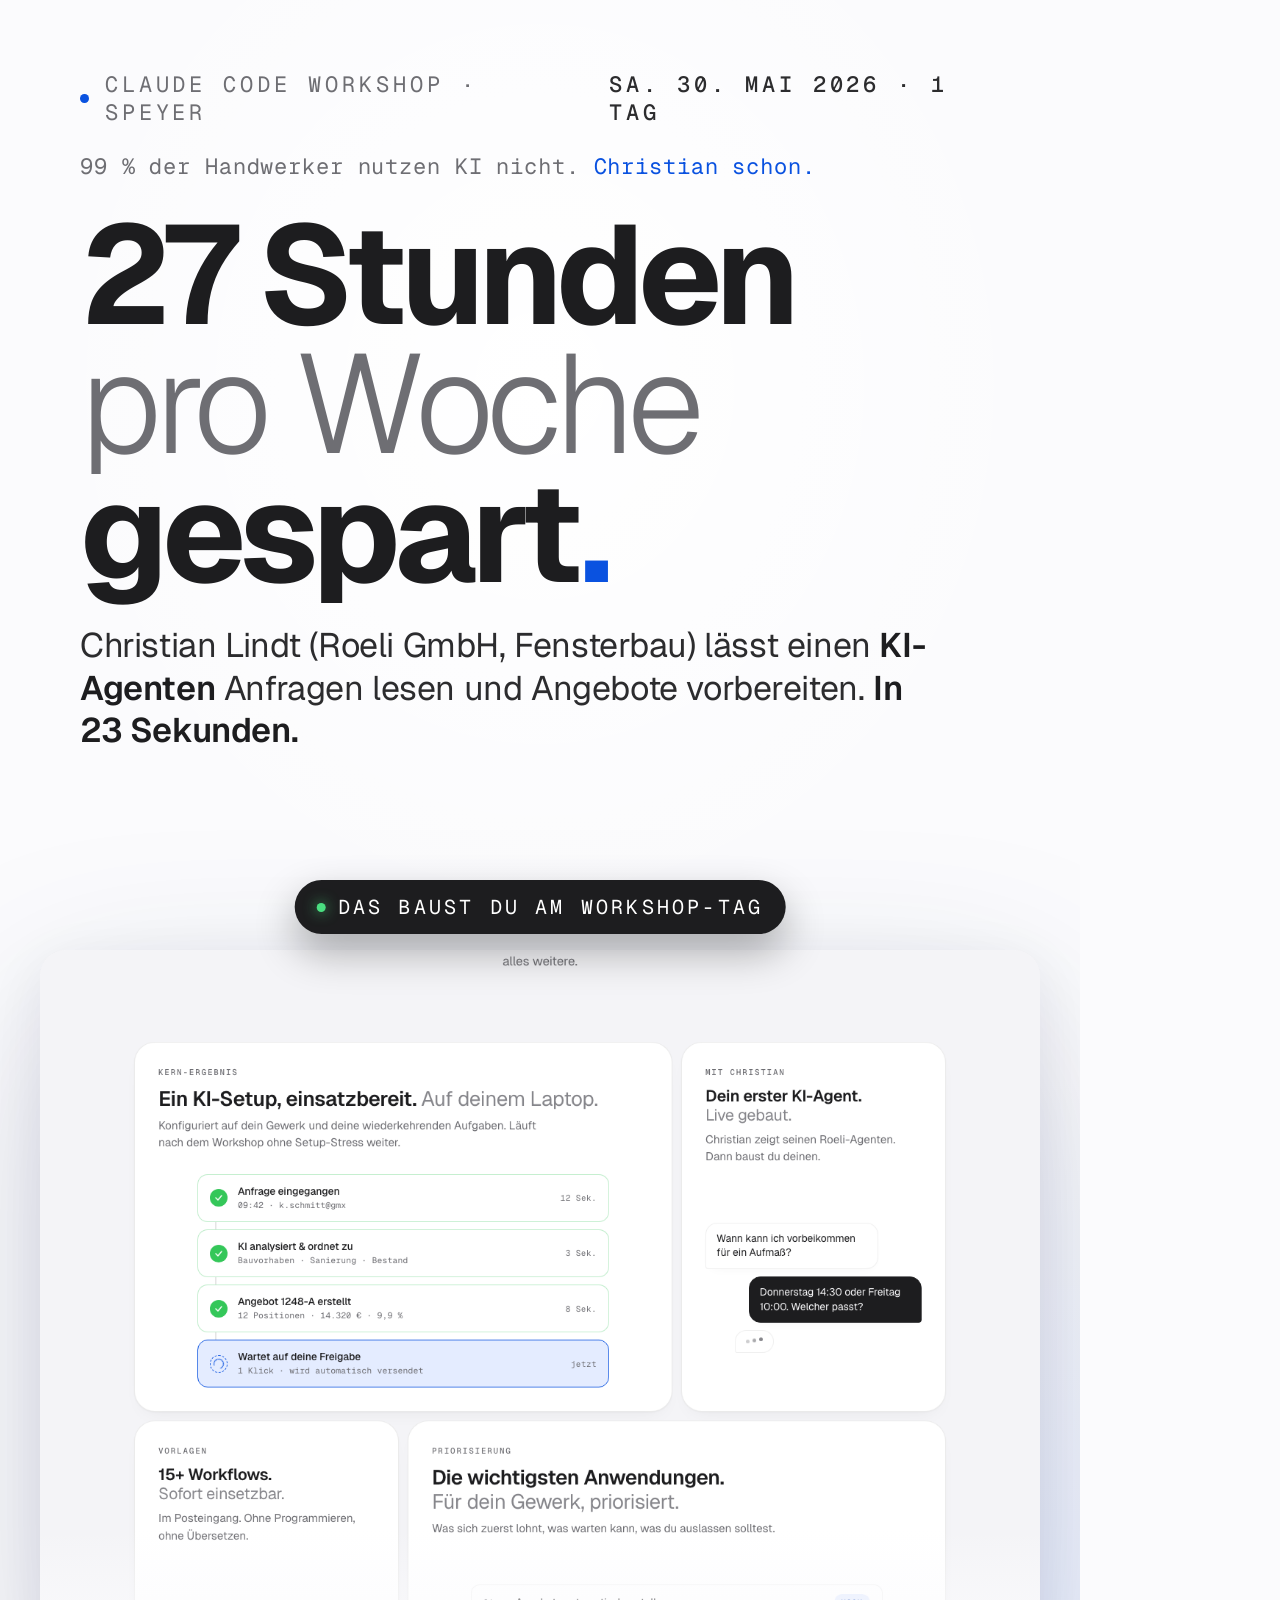
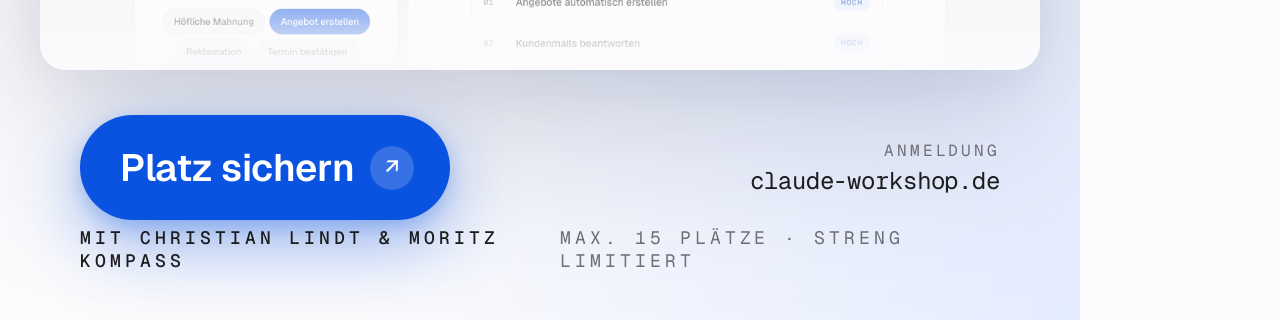
<file: assets/story-ad.html>
<!doctype html>
<html lang="de">
<head>
<meta charset="utf-8" />
<link rel="preconnect" href="https://fonts.googleapis.com" />
<link rel="preconnect" href="https://fonts.gstatic.com" crossorigin />
<link href="https://fonts.googleapis.com/css2?family=Geist:wght@300;400;500;600;700;800;900&family=Geist+Mono:wght@400;500&display=swap" rel="stylesheet" />
<style>
  :root {
    --bg: #fbfbfd;
    --surface: #f4f4f7;
    --ink: #1d1d1f;
    --ink-2: #2c2c2e;
    --muted: #6e6e73;
    --faint: #d2d2d7;
    --accent: #0a52e0;
    --accent-soft: #e4ecff;
    --hairline: rgba(0,0,0,0.08);
    --sans: 'Geist', -apple-system, system-ui, sans-serif;
    --mono: 'Geist Mono', ui-monospace, SFMono-Regular, Menlo, monospace;
  }
  * { box-sizing: border-box; margin: 0; padding: 0; -webkit-font-smoothing: antialiased; }
  html, body { width: 1080px; height: 1920px; background: var(--bg); color: var(--ink); font-family: var(--sans); overflow: hidden; }

  .story {
    position: relative;
    width: 1080px;
    height: 1920px;
    background: var(--bg);
    overflow: hidden;
  }
  .wash {
    position: absolute; inset: 0;
    background:
      radial-gradient(80% 50% at 50% 20%, #ffffff 0%, rgba(255,255,255,0) 60%),
      radial-gradient(120% 80% at 100% 100%, var(--accent-soft) 0%, rgba(228,236,255,0) 55%);
  }

  /* Eyebrow strip */
  .eyebrow {
    position: absolute;
    top: 70px;
    left: 80px;
    right: 80px;
    display: flex;
    align-items: center;
    gap: 16px;
    font-family: var(--mono);
    font-size: 22px;
    letter-spacing: 0.18em;
    text-transform: uppercase;
    color: var(--muted);
  }
  .eyebrow .dot { width: 9px; height: 9px; border-radius: 50%; background: var(--accent); }
  .eyebrow .rule { flex: 1; height: 1px; background: var(--hairline); }
  .eyebrow .date { color: var(--ink-2); font-weight: 500; }

  /* Meta line */
  .meta {
    position: absolute;
    top: 152px;
    left: 80px;
    right: 80px;
    font-family: var(--mono);
    font-size: 22px;
    color: var(--muted);
    letter-spacing: 0.04em;
  }
  .meta .blue { color: var(--accent); }

  /* Headline */
  .headline {
    position: absolute;
    top: 210px;
    left: 80px;
    right: 80px;
  }
  .h1 {
    font-family: var(--sans);
    font-weight: 700;
    font-size: 140px;
    line-height: 0.92;
    letter-spacing: -0.045em;
    color: var(--ink);
  }
  .h1 .light { font-weight: 300; color: var(--muted); }
  .h1 .stop { color: var(--accent); }
  .sub {
    margin-top: 28px;
    font-family: var(--sans);
    font-weight: 400;
    font-size: 34px;
    line-height: 1.24;
    letter-spacing: -0.012em;
    color: var(--ink-2);
    max-width: 920px;
  }
  .sub b { font-weight: 600; color: var(--ink); }

  /* Bento mockup region */
  .mock-tag {
    position: absolute;
    left: 50%;
    top: 880px;
    transform: translateX(-50%);
    display: inline-flex;
    align-items: center;
    gap: 12px;
    background: var(--ink);
    color: #fff;
    font-family: var(--mono);
    font-size: 20px;
    letter-spacing: 0.16em;
    text-transform: uppercase;
    padding: 14px 22px;
    border-radius: 999px;
    box-shadow: 0 18px 40px rgba(0,0,0,0.30);
    z-index: 3;
  }
  .mock-tag .pulse { width: 9px; height: 9px; border-radius: 50%; background: #4ade80; box-shadow: 0 0 14px rgba(74,222,128,0.9); }

  .mock-wrap {
    position: absolute;
    left: 50%;
    top: 950px;
    transform: translateX(-50%);
    width: 1000px;
    height: 720px;
    overflow: hidden;
    border-radius: 26px;
    filter: drop-shadow(0 60px 90px rgba(10,30,80,0.16)) drop-shadow(0 14px 30px rgba(10,30,80,0.08));
  }
  .mock-wrap img {
    display: block;
    width: 100%;
    height: auto;
  }
  /* Bottom fade so the bento dissolves into the CTA strip */
  .mock-wrap::after {
    content: "";
    position: absolute;
    inset: auto 0 0 0;
    height: 140px;
    background: linear-gradient(180deg, rgba(251,251,253,0) 0%, var(--bg) 100%);
    pointer-events: none;
  }

  /* CTA strip */
  .bottom {
    position: absolute;
    left: 80px;
    right: 80px;
    bottom: 100px;
    display: flex;
    align-items: center;
    justify-content: space-between;
    gap: 24px;
  }
  .cta {
    display: inline-flex;
    align-items: center;
    gap: 16px;
    padding: 28px 36px 28px 40px;
    background: var(--accent);
    color: #fff;
    border-radius: 999px;
    font-family: var(--sans);
    font-weight: 600;
    font-size: 38px;
    letter-spacing: -0.012em;
    box-shadow: 0 24px 70px rgba(10,82,224,0.40), 0 6px 18px rgba(10,82,224,0.22);
  }
  .cta .arrow {
    display: inline-flex;
    width: 44px;
    height: 44px;
    border-radius: 50%;
    background: rgba(255,255,255,0.18);
    color: #fff;
    align-items: center;
    justify-content: center;
    font-size: 22px;
    font-weight: 500;
  }
  .url {
    font-family: var(--mono);
    font-size: 24px;
    color: var(--ink);
    letter-spacing: -0.005em;
    text-align: right;
  }
  .url .small { display: block; font-size: 16px; color: var(--muted); letter-spacing: 0.18em; text-transform: uppercase; margin-bottom: 4px; }

  .foot {
    position: absolute;
    left: 80px;
    right: 80px;
    bottom: 48px;
    display: flex;
    align-items: center;
    justify-content: space-between;
    font-family: var(--mono);
    font-size: 18px;
    letter-spacing: 0.22em;
    text-transform: uppercase;
    color: var(--muted);
  }
  .foot .strong { color: var(--ink); font-weight: 500; }
</style>
</head>
<body>
  <div class="story">
    <div class="wash"></div>

    <div class="eyebrow">
      <span class="dot"></span>
      <span>Claude Code Workshop · Speyer</span>
      <span class="rule"></span>
      <span class="date">Sa. 30. Mai 2026 · 1 Tag</span>
    </div>

    <div class="meta">99&nbsp;% der Handwerker nutzen KI&nbsp;nicht. <span class="blue">Christian schon.</span></div>

    <div class="headline">
      <div class="h1">
        27&nbsp;Stunden<br/>
        <span class="light">pro Woche</span><br/>
        gespart<span class="stop">.</span>
      </div>
      <div class="sub">
        Christian Lindt (Roeli&nbsp;GmbH, Fensterbau) lässt einen <b>KI-Agenten</b>
        Anfragen lesen und Angebote vorbereiten. <b>In 23&nbsp;Sekunden.</b>
      </div>
    </div>

    <div class="mock-tag"><span class="pulse"></span>Das baust du am Workshop-Tag</div>
    <div class="mock-wrap">
      <img src="./_snip-bento.png" alt="" />
    </div>

    <div class="bottom">
      <div class="cta">
        Platz sichern
        <span class="arrow">↗</span>
      </div>
      <div class="url">
        <span class="small">Anmeldung</span>
        claude-workshop.de
      </div>
    </div>

    <div class="foot">
      <span class="strong">Mit Christian Lindt &amp; Moritz Kompaß</span>
      <span>Max. 15 Plätze · Streng limitiert</span>
    </div>
  </div>
</body>
</html>
</file>
<file: styles.css>
/* ============================================================
   KI Workshop — Apple-tier monochrome
   No accent color. Hierarchy by weight, size, and tone.
   ============================================================ */

:root {
  /* Palette */
  --bg: #fbfbfd;
  --surface: #f4f4f7;
  --surface-2: #ecedf0;
  --card: #ffffff;
  --ink: #1d1d1f;
  --ink-2: #2c2c2e;
  --muted: #6e6e73;
  --muted-2: #86868b;
  --faint: #d2d2d7;
  --hairline: rgba(0, 0, 0, 0.06);
  --hairline-2: rgba(0, 0, 0, 0.1);
  --hairline-strong: rgba(0, 0, 0, 0.16);

  /* Accent — premium electric blue, used sparingly */
  --accent: #0a52e0;
  --accent-hover: #0846c4;
  --accent-soft: #e4ecff;
  --accent-text: #0a3fb0;

  /* Type — Geist is the closest Apple-tier on Google Fonts */
  --sans: "Geist", -apple-system, BlinkMacSystemFont, "SF Pro Display", "SF Pro Text", "Helvetica Neue", system-ui, sans-serif;
  --mono: "Geist Mono", ui-monospace, "SF Mono", Menlo, monospace;

  /* Motion (Emil-tier) */
  --ease-out: cubic-bezier(0.23, 1, 0.32, 1);
  --ease-in-out: cubic-bezier(0.77, 0, 0.175, 1);
  --ease-spring: cubic-bezier(0.34, 1.56, 0.64, 1);

  /* Layout */
  --container: 1200px;
  --pad: clamp(20px, 4vw, 48px);
  --section-y: clamp(72px, 9vw, 128px);

  /* Radii (Apple uses generous radii) */
  --r-card: 22px;
  --r-card-lg: 28px;
  --r-pill: 980px;

  /* Z */
  --z-base: 1;
  --z-nav: 50;
  --z-modal: 100;
}

*, *::before, *::after { box-sizing: border-box; }
html, body { margin: 0; padding: 0; }
html { scroll-behavior: smooth; -webkit-text-size-adjust: 100%; background: var(--bg); }
body {
  font-family: var(--sans);
  font-size: 17px;
  line-height: 1.47;
  color: var(--ink);
  background: var(--bg);
  -webkit-font-smoothing: antialiased;
  -moz-osx-font-smoothing: grayscale;
  font-feature-settings: "ss01", "cv11";
  letter-spacing: -0.005em;
  overflow-x: hidden;
  min-height: 100dvh;
}
img, svg, video { display: block; max-width: 100%; }
button { font: inherit; color: inherit; cursor: pointer; background: none; border: 0; padding: 0; }
a { color: inherit; text-decoration: none; }
ol, ul { list-style: none; margin: 0; padding: 0; }
::selection { background: var(--ink); color: var(--bg); }

@media (prefers-reduced-motion: reduce) {
  *, *::before, *::after { animation-duration: 0.01ms !important; animation-iteration-count: 1 !important; transition-duration: 0.01ms !important; }
  html { scroll-behavior: auto; }
}

.skip {
  position: absolute; top: -100px; left: 16px;
  background: var(--ink); color: var(--bg);
  padding: 10px 16px; border-radius: var(--r-pill);
  z-index: var(--z-modal);
  transition: top 200ms var(--ease-out);
}
.skip:focus-visible { top: 16px; outline: 2px solid var(--ink); outline-offset: 2px; }

/* Grain — Apple is clean, so we remove it entirely */
.grain { display: none; }

/* ---------- Typography ---------- */
h1, h2, h3, h4 {
  font-family: var(--sans);
  font-weight: 600;
  letter-spacing: -0.03em;
  line-height: 1.04;
  margin: 0;
  color: var(--ink);
  text-wrap: balance;
}

.eyebrow {
  display: inline-flex;
  align-items: center;
  gap: 8px;
  font-family: var(--mono);
  font-size: 11px;
  font-weight: 500;
  letter-spacing: 0.16em;
  text-transform: uppercase;
  color: var(--muted);
}
.eyebrow--card { color: var(--muted); }
.eyebrow__dot {
  width: 6px; height: 6px;
  border-radius: var(--r-pill);
  background: var(--accent);
  box-shadow: 0 0 0 4px rgba(10, 82, 224, 0.18);
  animation: pulse 2.4s var(--ease-in-out) infinite;
}
@keyframes pulse { 50% { box-shadow: 0 0 0 7px transparent; } }

.container {
  max-width: var(--container);
  margin: 0 auto;
  padding: 0 var(--pad);
}

/* ---------- Buttons ---------- */
.btn {
  display: inline-flex;
  align-items: center;
  gap: 8px;
  font-weight: 500;
  font-size: 15px;
  letter-spacing: -0.005em;
  border-radius: var(--r-pill);
  transition: transform 200ms var(--ease-out), background 220ms var(--ease-out), color 220ms var(--ease-out), border-color 220ms var(--ease-out), box-shadow 220ms var(--ease-out);
  white-space: nowrap;
  position: relative;
  border: 1px solid transparent;
  font-family: var(--sans);
}
.btn:focus-visible { outline: 2px solid var(--ink); outline-offset: 3px; }
.btn:active { transform: scale(0.97); }
.btn--pill {
  padding: 11px 14px 11px 20px;
  background: var(--card);
  color: var(--ink);
  border-color: var(--hairline-2);
}
.btn--pill:hover {
  background: var(--ink);
  color: var(--bg);
  border-color: var(--ink);
}
.btn--pill:hover .btn__icon { background: rgba(255,255,255,0.16); color: var(--bg); }
.btn--lg {
  padding: 14px 16px 14px 24px;
  font-size: 15.5px;
}
.btn--solid {
  background: var(--accent);
  color: #fff;
  border-color: var(--accent);
}
.btn--solid:hover {
  background: var(--accent-hover);
  color: #fff;
  border-color: var(--accent-hover);
}
.btn--solid:focus-visible { outline-color: var(--accent); }
.btn--block { width: 100%; justify-content: space-between; }
.btn--text {
  padding: 12px 4px;
  font-size: 15px;
  color: var(--ink);
}
.btn--text svg { width: 14px; height: 14px; transition: transform 240ms var(--ease-out); }
.btn--text:hover svg { transform: translateX(3px); }
.btn--text::after {
  content: ""; position: absolute; left: 4px; right: 4px; bottom: 6px;
  height: 1px; background: currentColor;
  transform: scaleX(0); transform-origin: left;
  transition: transform 320ms var(--ease-out);
}
.btn--text:hover::after { transform: scaleX(1); }
.btn__icon {
  display: inline-flex;
  align-items: center;
  justify-content: center;
  width: 26px;
  height: 26px;
  border-radius: var(--r-pill);
  background: var(--surface-2);
  color: var(--ink);
  transition: transform 280ms var(--ease-out), background 220ms var(--ease-out), color 220ms var(--ease-out);
}
.btn--solid .btn__icon { background: rgba(255, 255, 255, 0.14); color: var(--bg); }
.btn--pill:hover .btn__icon { background: rgba(255,255,255,0.18); color: var(--bg); }
.btn--lg .btn__icon { width: 30px; height: 30px; }
.btn__icon svg { width: 12px; height: 12px; }
.btn__icon--mini { width: 20px; height: 20px; }
.btn__icon--mini svg { width: 10px; height: 10px; }
.btn:hover .btn__icon { transform: translate(2px, -2px); }
.btn--solid:hover .btn__icon { background: var(--bg); color: var(--ink); }

/* ---------- Nav (floating glass pill) ---------- */
.nav {
  position: fixed;
  top: 16px;
  left: 50%;
  transform: translateX(-50%);
  z-index: var(--z-nav);
  display: flex;
  align-items: center;
  gap: 24px;
  padding: 8px 8px 8px 20px;
  border-radius: var(--r-pill);
  background: rgba(251, 251, 253, 0.78);
  backdrop-filter: saturate(180%) blur(20px);
  -webkit-backdrop-filter: saturate(180%) blur(20px);
  border: 1px solid var(--hairline);
  box-shadow: 0 1px 0 rgba(255,255,255,0.7) inset, 0 6px 24px -8px rgba(0,0,0,0.08);
  transition: top 320ms var(--ease-out), padding 320ms var(--ease-out);
}
.nav.is-scrolled { padding: 6px 6px 6px 18px; }
.nav__brand {
  display: inline-flex;
  align-items: center;
  gap: 8px;
  font-weight: 500;
  font-size: 15.5px;
  color: var(--ink);
  letter-spacing: -0.01em;
}
.nav__mark { width: 18px; height: 18px; color: var(--ink); }
.nav__links {
  display: flex; gap: 20px;
  font-size: 13.5px;
  color: var(--muted);
}
.nav__links a {
  position: relative;
  transition: color 220ms var(--ease-out);
}
.nav__links a:hover { color: var(--ink); }
.nav .btn--pill {
  padding: 8px 8px 8px 16px;
  font-size: 13.5px;
  background: var(--ink);
  color: var(--bg);
  border-color: var(--ink);
}
.nav .btn--pill .btn__icon {
  width: 24px; height: 24px;
  background: rgba(255,255,255,0.14);
  color: var(--bg);
}
.nav .btn--pill:hover { background: var(--ink-2); }
@media (max-width: 760px) {
  .nav {
    left: 16px;
    right: 16px;
    transform: none;
    padding: 10px 10px 10px 22px;
    gap: 16px;
    justify-content: space-between;
  }
  .nav__links { display: none; }
  .nav__brand { font-size: 15px; }
  .nav .btn--pill {
    padding: 9px 12px 9px 18px;
    font-size: 13px;
  }
  .nav .btn--pill .btn__icon {
    width: 22px;
    height: 22px;
  }
}

/* ============================================================
   HERO — Apple-tier centered + product mockup
   ============================================================ */
.hero {
  position: relative;
  padding: 132px var(--pad) clamp(60px, 7vw, 100px);
  max-width: var(--container);
  margin: 0 auto;
  text-align: center;
  overflow: visible;
}
.hero__inner {
  display: flex;
  flex-direction: column;
  align-items: center;
  gap: clamp(20px, 2.4vw, 32px);
}
.hero__copy {
  display: flex;
  flex-direction: column;
  align-items: center;
  gap: clamp(20px, 2.4vw, 32px);
  max-width: 940px;
}
.hero__headline {
  font-size: clamp(40px, 6.2vw, 80px);
  line-height: 1.04;
  letter-spacing: -0.04em;
  font-weight: 600;
  margin: 0;
  color: var(--ink);
}
.hero__line { display: block; }
.hero__line--small {
  font-weight: 400;
  color: var(--muted-2);
  letter-spacing: -0.035em;
}
.hero__headline em {
  font-style: normal;
  color: var(--ink);
  font-weight: 600;
}
.hero__subhead {
  font-size: clamp(20px, 2vw, 28px);
  line-height: 1.28;
  letter-spacing: -0.022em;
  color: var(--muted);
  font-weight: 500;
  margin: 0;
  max-width: 38ch;
}
.hero__lead {
  font-size: clamp(17px, 1.3vw, 21px);
  line-height: 1.47;
  color: var(--ink-2);
  max-width: 64ch;
  margin: 0 auto;
  font-weight: 400;
}
.hero__cta {
  display: flex;
  flex-wrap: wrap;
  gap: 10px;
  justify-content: center;
  margin-top: 8px;
}

/* Hero visual — Apple-style large product showcase below headline */
.hero__aside {
  margin-top: clamp(32px, 4vw, 56px);
  width: 100%;
  display: flex;
  justify-content: center;
}
.hero__visual {
  position: relative;
  width: 100%;
  max-width: 900px;
}
.hero__visual-bezel {
  background: var(--card);
  border-radius: var(--r-card-lg);
  padding: 0;
  border: 1px solid var(--hairline);
  box-shadow:
    0 1px 0 rgba(255,255,255,0.6) inset,
    0 30px 80px -30px rgba(0, 0, 0, 0.18),
    0 12px 24px -16px rgba(0, 0, 0, 0.06);
  overflow: hidden;
  transition: transform 600ms var(--ease-out), box-shadow 600ms var(--ease-out);
}
.hero__visual-bezel:hover { transform: translateY(-2px); box-shadow: 0 1px 0 rgba(255,255,255,0.6) inset, 0 40px 100px -30px rgba(0, 0, 0, 0.22); }
.hero__visual-core { background: var(--card); }

.demo { font-family: var(--sans); }
.demo__head {
  display: flex; align-items: center; gap: 6px;
  padding: 14px 18px;
  border-bottom: 1px solid var(--hairline);
  background: var(--surface);
}
.demo__dot {
  width: 10px; height: 10px;
  border-radius: var(--r-pill);
  background: var(--faint);
}
.demo__dot:nth-child(1) { background: #ff5f57; }
.demo__dot:nth-child(2) { background: #febc2e; }
.demo__dot:nth-child(3) { background: #28c840; }
.demo__url {
  margin-left: 14px;
  font-family: var(--mono);
  font-size: 11.5px;
  color: var(--muted);
  letter-spacing: 0.01em;
}
.demo__body {
  padding: clamp(20px, 3vw, 36px);
  display: grid;
  grid-template-columns: 1fr 1fr;
  gap: clamp(16px, 2.4vw, 28px);
  align-items: stretch;
  background: var(--card);
}
.demo__msg {
  padding: 18px 20px;
  border-radius: 18px;
  background: var(--surface);
  border: 1px solid var(--hairline);
}
.demo__msg--out {
  background: linear-gradient(180deg, #fff 0%, var(--accent-soft) 100%);
  border-color: rgba(10, 82, 224, 0.16);
  box-shadow: 0 10px 30px -16px rgba(10, 82, 224, 0.12);
}
.demo__sender {
  display: flex; align-items: center; gap: 10px;
  margin-bottom: 10px;
}
.demo__avatar {
  width: 28px; height: 28px;
  border-radius: var(--r-pill);
  background: linear-gradient(135deg, #c8c8cc, #86868b);
}
.demo__name {
  font-size: 14px; font-weight: 500; color: var(--ink);
  margin: 0; line-height: 1.2;
}
.demo__meta {
  font-family: var(--mono);
  font-size: 11px; color: var(--muted);
  margin: 2px 0 0;
  letter-spacing: 0.02em;
}
.demo__text {
  font-size: 14.5px; color: var(--ink-2);
  line-height: 1.5; margin: 0;
}
.demo__divider { display: none; }
.demo__title {
  font-size: 19px;
  letter-spacing: -0.018em;
  margin: 0 0 4px;
  color: var(--ink);
  font-weight: 600;
}
.demo__sub {
  font-size: 13px; color: var(--muted);
  margin: 0 0 16px;
}
.demo__row {
  display: flex; justify-content: space-between;
  padding: 10px 0;
  border-top: 1px solid var(--hairline);
  font-size: 13.5px;
  color: var(--ink-2);
}
.demo__row-val { font-family: var(--mono); color: var(--ink); }
.demo__row--muted { color: var(--muted); }
.demo__row--muted .demo__row-val { color: var(--muted); }
.demo__send {
  margin-top: 18px;
  display: inline-flex; align-items: center; gap: 6px;
  padding: 9px 10px 9px 14px;
  border-radius: var(--r-pill);
  background: var(--accent);
  color: #fff;
  font-size: 12.5px;
  font-weight: 500;
  transition: background 220ms var(--ease-out);
}
.demo__send:hover { background: var(--accent-hover); }
.demo__send .btn__icon--mini { background: rgba(255,255,255,0.18); color: #fff; }

/* Floating chips around visual */
.hero__chip {
  position: absolute;
  display: inline-flex;
  align-items: center;
  gap: 8px;
  padding: 10px 16px;
  background: var(--card);
  border: 1px solid var(--hairline);
  border-radius: var(--r-pill);
  font-size: 13px;
  color: var(--ink);
  font-weight: 500;
  box-shadow: 0 16px 40px -16px rgba(0, 0, 0, 0.12);
  z-index: 2;
}
.hero__chip--a { top: -16px; right: 24px; }
.hero__chip--b { bottom: -16px; left: 32px; color: var(--muted); font-family: var(--mono); font-size: 12px; letter-spacing: 0.02em; font-weight: 400; }
.hero__chip-pulse {
  width: 7px; height: 7px;
  border-radius: var(--r-pill);
  background: var(--accent);
  box-shadow: 0 0 0 4px rgba(10, 82, 224, 0.2);
  animation: pulse 2.4s var(--ease-in-out) infinite;
}
@media (max-width: 640px) {
  .hero__chip { display: none; }
}

/* Meta strip */
.hero__meta {
  margin-top: clamp(40px, 5vw, 72px);
  padding: 28px 0;
  border-top: 1px solid var(--hairline);
  border-bottom: 1px solid var(--hairline);
  display: grid;
  grid-template-columns: repeat(4, 1fr);
  gap: 0;
  width: 100%;
  max-width: 1100px;
  align-self: stretch;
  text-align: left;
}
.hero__meta-item {
  padding: 0 24px;
  border-right: 1px solid var(--hairline);
}
.hero__meta-item:first-child { padding-left: 0; }
.hero__meta-item:last-child { border-right: 0; padding-right: 0; }
.hero__meta-label {
  font-family: var(--mono);
  font-size: 10.5px;
  font-weight: 500;
  letter-spacing: 0.16em;
  text-transform: uppercase;
  color: var(--muted-2);
  margin: 0 0 6px;
}
.hero__meta-val {
  font-size: 17px;
  color: var(--ink);
  margin: 0;
  letter-spacing: -0.012em;
  font-weight: 500;
}
.hero__meta-emph { color: var(--accent); font-weight: 600; }
.hero__meta-faint { color: var(--muted); font-weight: 400; }

@media (max-width: 880px) {
  .hero__meta { grid-template-columns: 1fr 1fr; gap: 16px 0; }
  .hero__meta-item:nth-child(2) { border-right: 0; padding-right: 0; }
  .hero__meta-item:nth-child(3) { padding-left: 0; padding-top: 16px; border-top: 1px solid var(--hairline); }
  .hero__meta-item:nth-child(4) { padding-top: 16px; border-top: 1px solid var(--hairline); }
  .demo__body { grid-template-columns: 1fr; }
}
@media (max-width: 520px) {
  .hero__meta { grid-template-columns: 1fr; }
  .hero__meta-item { border-right: 0 !important; padding: 12px 0 !important; border-bottom: 1px solid var(--hairline); border-top: 0 !important; }
  .hero__meta-item:last-child { border-bottom: 0; }
}

/* ============================================================
   SECTION HEADS — Apple-style: centered massive
   ============================================================ */
section { position: relative; }

.section-head {
  margin-bottom: clamp(56px, 7vw, 96px);
  padding-top: var(--section-y);
  display: flex;
  flex-direction: column;
  gap: 18px;
  align-items: center;
  text-align: center;
}
.section-head--split {
  align-items: end;
  text-align: left;
  display: grid;
  grid-template-columns: 1.2fr 1fr;
  gap: clamp(32px, 5vw, 80px);
}
.section-head--center { /* already centered */ }
.section-head--left {
  align-items: start;
  text-align: left;
}
.section-title {
  font-size: clamp(32px, 4.4vw, 56px);
  letter-spacing: -0.032em;
  line-height: 1.06;
  font-weight: 600;
  color: var(--ink);
}
.section-title em {
  font-style: normal;
  color: var(--muted-2);
  font-weight: 400;
}
.section-title--center { max-width: 22ch; }
.section-lead {
  font-size: clamp(16px, 1.2vw, 19px);
  line-height: 1.5;
  color: var(--muted);
  max-width: 52ch;
  margin: 0;
}
@media (max-width: 880px) {
  .section-head--split { grid-template-columns: 1fr; align-items: start; gap: 18px; }
}

/* ============================================================
   PROBLEM — Apple-style structured list (not editorial italic)
   ============================================================ */
.problem {
  padding-bottom: clamp(96px, 11vw, 160px);
}
.problem .section-head { margin-bottom: clamp(40px, 5vw, 64px); }
.quotes {
  display: grid;
  grid-template-columns: repeat(auto-fit, minmax(320px, 1fr));
  gap: 12px;
  margin: 0 auto;
  max-width: 1080px;
}
.quote {
  display: flex;
  flex-direction: column;
  gap: 14px;
  padding: clamp(24px, 3vw, 36px);
  background: var(--card);
  border-radius: var(--r-card);
  border: 1px solid rgba(0, 0, 0, 0.08);
  box-shadow:
    0 1px 0 rgba(255, 255, 255, 0.7) inset,
    0 1px 2px rgba(0, 0, 0, 0.04),
    0 10px 24px -16px rgba(0, 0, 0, 0.06);
  transition: transform 480ms var(--ease-out), box-shadow 480ms var(--ease-out), border-color 240ms var(--ease-out);
}
.quote:hover {
  transform: translateY(-2px);
  border-color: rgba(0, 0, 0, 0.14);
  box-shadow:
    0 1px 0 rgba(255, 255, 255, 0.7) inset,
    0 1px 2px rgba(0, 0, 0, 0.05),
    0 24px 48px -20px rgba(0, 0, 0, 0.14);
}
.quote__num {
  font-family: var(--mono);
  font-size: 11px;
  font-weight: 500;
  letter-spacing: 0.18em;
  text-transform: uppercase;
  color: var(--muted-2);
}
.quote p {
  font-size: clamp(16px, 1.4vw, 19px);
  line-height: 1.4;
  letter-spacing: -0.012em;
  margin: 0;
  color: var(--ink);
  font-weight: 500;
}
.quote em {
  font-style: normal;
  color: var(--ink);
  background: linear-gradient(180deg, transparent 60%, var(--accent-soft) 60%);
  padding: 0 2px;
}

.problem__bridge {
  font-size: clamp(22px, 2.8vw, 36px);
  line-height: 1.22;
  letter-spacing: -0.022em;
  color: var(--ink);
  margin: clamp(56px, 7vw, 96px) auto 0;
  max-width: 22ch;
  text-align: center;
  font-weight: 600;
}
.problem__bridge em {
  display: block;
  margin-top: 0.5em;
  font-style: normal;
  color: var(--muted-2);
  font-weight: 400;
  font-size: 0.78em;
  letter-spacing: -0.016em;
  line-height: 1.32;
}

/* ============================================================
   ERGEBNIS — Apple-bento, consistent heights, copy top
   ============================================================ */
.ergebnis {
  padding-bottom: clamp(60px, 8vw, 120px);
  background: var(--surface);
}
.ergebnis + .proof::before,
.problem + .ergebnis::before { content: none; }
.bento {
  display: grid;
  grid-template-columns: repeat(6, 1fr);
  grid-auto-rows: minmax(380px, 1fr);
  gap: 12px;
}
.bento__card {
  position: relative;
  background: var(--card);
  border: 1px solid rgba(0, 0, 0, 0.08);
  border-radius: var(--r-card-lg);
  overflow: hidden;
  display: flex;
  flex-direction: column;
  transition: transform 600ms var(--ease-out), box-shadow 600ms var(--ease-out), border-color 240ms var(--ease-out);
  min-height: 380px;
  box-shadow:
    0 1px 0 rgba(255, 255, 255, 0.7) inset,
    0 1px 2px rgba(0, 0, 0, 0.04),
    0 12px 28px -16px rgba(0, 0, 0, 0.08);
}
.bento__card:hover {
  transform: translateY(-3px);
  border-color: rgba(0, 0, 0, 0.14);
  box-shadow:
    0 1px 0 rgba(255, 255, 255, 0.7) inset,
    0 1px 2px rgba(0, 0, 0, 0.05),
    0 30px 60px -24px rgba(0, 0, 0, 0.16);
}
.bento__a { grid-column: span 4; }
.bento__b { grid-column: span 2; }
.bento__c { grid-column: span 2; }
.bento__d { grid-column: span 4; }
.bento__copy {
  padding: clamp(24px, 2.4vw, 32px) clamp(24px, 2.4vw, 32px) 0;
  display: flex; flex-direction: column;
  gap: 8px;
}
.bento__copy .eyebrow { margin-bottom: 4px; }
.bento__h {
  font-size: clamp(19px, 1.6vw, 22px);
  line-height: 1.18;
  letter-spacing: -0.018em;
  color: var(--ink);
  font-weight: 600;
  text-wrap: balance;
}
.bento__a .bento__h, .bento__d .bento__h {
  font-size: clamp(22px, 2vw, 28px);
}
.bento__h em {
  font-style: normal;
  color: var(--muted-2);
  font-weight: 400;
}
.bento__p {
  font-size: 15.5px;
  line-height: 1.5;
  color: var(--muted);
  margin: 0;
  max-width: 50ch;
}
.bento__art {
  flex: 1;
  display: flex;
  align-items: center;
  justify-content: center;
  padding: clamp(20px, 2.2vw, 32px) clamp(24px, 2.4vw, 32px) clamp(24px, 2.4vw, 32px);
  min-height: 220px;
  position: relative;
}
.bento__art--surface { background: var(--surface); }

/* MOCK — Workflow */
.mock-flow {
  width: 100%;
  max-width: 560px;
  display: flex; flex-direction: column;
}
.mock-flow__step {
  display: grid;
  grid-template-columns: 24px 1fr auto;
  gap: 14px;
  align-items: center;
  padding: 13px 16px;
  background: var(--card);
  border: 1px solid var(--hairline);
  border-radius: 14px;
  transition: border-color 240ms var(--ease-out);
}
.mock-flow__step.is-done { border-color: rgba(52,199,89,0.32); }
.mock-flow__step.is-active {
  border-color: var(--accent);
  background: var(--accent-soft);
}
.mock-flow__check {
  width: 24px; height: 24px;
  border-radius: var(--r-pill);
  background: #34c759;
  color: var(--card);
  display: inline-flex; align-items: center; justify-content: center;
}
.mock-flow__check svg { width: 12px; height: 12px; }
.mock-flow__spin {
  width: 24px; height: 24px;
  border-radius: var(--r-pill);
  border: 1.5px dashed var(--accent);
  position: relative;
}
.mock-flow__spin::after {
  content: "";
  position: absolute; inset: 4px;
  border: 1.5px solid var(--accent);
  border-top-color: transparent;
  border-radius: var(--r-pill);
  animation: spin 1.2s linear infinite;
}
@keyframes spin { to { transform: rotate(360deg); } }
.mock-flow__step p {
  font-size: 14px; font-weight: 500; color: var(--ink);
  margin: 0; line-height: 1.3;
}
.mock-flow__step span:not(.mock-flow__check):not(.mock-flow__spin):not(.mock-flow__time) {
  font-family: var(--mono);
  font-size: 11.5px;
  color: var(--muted);
  display: block; margin-top: 2px;
  letter-spacing: 0.01em;
}
.mock-flow__time {
  font-family: var(--mono);
  font-size: 11px;
  color: var(--muted);
  letter-spacing: 0.04em;
}
.mock-flow__rail {
  width: 1.5px;
  height: 10px;
  background: var(--hairline-2);
  margin-left: 24px;
}

/* MOCK — Chat */
.mock-chat {
  width: 100%;
  max-width: 100%;
  display: flex;
  flex-direction: column;
  gap: 10px;
}
.mock-chat__msg { display: flex; align-items: flex-end; gap: 10px; }
.mock-chat__msg--out { justify-content: flex-end; }
.mock-chat__avatar {
  width: 30px; height: 30px;
  border-radius: var(--r-pill);
  background: linear-gradient(135deg, #d0d0d4, #86868b);
  flex-shrink: 0;
}
.mock-chat__bubble {
  background: var(--card);
  border: 1px solid var(--hairline);
  padding: 11px 14px;
  border-radius: 16px;
  border-bottom-left-radius: 4px;
  font-size: 14px;
  color: var(--ink);
  max-width: 80%;
  line-height: 1.4;
  box-shadow: 0 6px 16px -10px rgba(0,0,0,0.06);
}
.mock-chat__bubble--out {
  background: var(--ink);
  color: var(--bg);
  border-color: var(--ink);
  border-bottom-right-radius: 4px;
  border-bottom-left-radius: 16px;
}
.mock-chat__typing {
  display: inline-flex; gap: 4px;
  background: var(--card);
  border: 1px solid var(--hairline);
  padding: 12px 14px;
  border-radius: 16px;
  border-bottom-left-radius: 4px;
  align-self: flex-start;
  margin-left: 40px;
}
.mock-chat__typing span {
  width: 5px; height: 5px;
  border-radius: var(--r-pill);
  background: var(--muted-2);
  animation: typing 1.2s var(--ease-in-out) infinite;
}
.mock-chat__typing span:nth-child(2) { animation-delay: 0.15s; }
.mock-chat__typing span:nth-child(3) { animation-delay: 0.3s; }
@keyframes typing {
  0%, 60%, 100% { transform: translateY(0); opacity: 0.4; }
  30% { transform: translateY(-3px); opacity: 1; }
}

/* MOCK — Document */
.mock-doc {
  width: 100%;
  max-width: 320px;
  background: var(--card);
  border-radius: 14px;
  padding: 18px 20px;
  border: 1px solid var(--hairline);
  box-shadow: 0 14px 36px -18px rgba(0,0,0,0.08);
}
.mock-doc__head {
  display: flex; justify-content: space-between; align-items: center;
  padding-bottom: 12px;
  border-bottom: 1px solid var(--hairline);
  margin-bottom: 14px;
}
.mock-doc__brand { display: flex; align-items: center; gap: 10px; }
.mock-doc__logo {
  width: 26px; height: 26px;
  border-radius: 8px;
  background: var(--ink);
  display: grid; place-items: center;
  color: var(--bg);
  font-size: 13px;
  font-weight: 600;
}
.mock-doc__logo::after { content: "R"; }
.mock-doc__company {
  font-size: 13px; font-weight: 500; color: var(--ink);
  margin: 0; line-height: 1.2;
}
.mock-doc__meta {
  font-family: var(--mono);
  font-size: 10.5px; color: var(--muted);
  margin: 2px 0 0;
  letter-spacing: 0.02em;
}
.mock-doc__price {
  font-size: 18px;
  font-weight: 600;
  color: var(--ink);
  letter-spacing: -0.015em;
}
.mock-doc__rows { display: flex; flex-direction: column; gap: 4px; }
.mock-doc__row {
  display: flex; justify-content: space-between; align-items: center;
  padding: 7px 0;
  border-bottom: 1px solid var(--hairline);
}
.mock-doc__row > span:first-child {
  flex: 1;
  height: 5px;
  background: var(--surface-2);
  border-radius: var(--r-pill);
  margin-right: 24px;
}
.mock-doc__row .num {
  font-family: var(--mono);
  font-size: 12px; color: var(--muted);
}
.mock-doc__row--total {
  border-bottom: 0;
  margin-top: 4px;
  padding-top: 10px;
  border-top: 1px solid var(--hairline);
}
.mock-doc__row--total > span:first-child { background: var(--ink); height: 5px; }
.mock-doc__row--total .num { color: var(--ink); font-weight: 600; }

/* MOCK — Prompt chips */
.chips {
  display: flex; flex-wrap: wrap; gap: 6px;
  max-width: 100%;
  justify-content: center;
}
.chip {
  font-size: 13px;
  font-weight: 500;
  padding: 7px 14px;
  border-radius: var(--r-pill);
  background: var(--surface);
  border: 1px solid var(--hairline);
  color: var(--ink-2);
  transition: background 220ms var(--ease-out), color 220ms var(--ease-out), border-color 220ms var(--ease-out);
}
.chip--active {
  background: var(--accent);
  color: #fff;
  border-color: var(--accent);
}
.chip--muted { color: var(--muted-2); background: transparent; border-style: dashed; }

/* MOCK — People */
.people {
  display: flex; flex-direction: column; gap: 8px;
  width: 100%; max-width: 380px;
}
.people li {
  display: grid;
  grid-template-columns: 34px 1fr;
  gap: 12px;
  align-items: center;
  padding: 12px 14px;
  background: var(--card);
  border: 1px solid var(--hairline);
  border-radius: 12px;
}
.people__avatar {
  width: 34px; height: 34px;
  border-radius: var(--r-pill);
}
.people__avatar--a { background: linear-gradient(135deg, #d8d8dd, #86868b); }
.people__avatar--b { background: linear-gradient(135deg, #c7cdd4, #5f6772); }
.people__avatar--c { background: linear-gradient(135deg, #d4d4d8, #71717a); }
.people li p {
  font-size: 13px; font-weight: 500; color: var(--ink);
  margin: 0; line-height: 1.2;
}
.people li span:not(.people__avatar) {
  font-size: 12px; color: var(--muted);
  margin-top: 2px; display: block;
  white-space: nowrap; overflow: hidden; text-overflow: ellipsis;
}

/* MOCK — Ranking */
.ranking {
  display: flex; flex-direction: column; gap: 6px;
  width: 100%; max-width: 560px;
}
.ranking li {
  display: grid;
  grid-template-columns: 30px 1fr auto;
  gap: 14px;
  align-items: center;
  padding: 12px 16px;
  background: var(--card);
  border: 1px solid var(--hairline);
  border-radius: 12px;
  transition: transform 320ms var(--ease-out);
}
.ranking li:hover { transform: translateX(4px); }
.ranking li.is-muted { opacity: 0.55; }
.ranking__rank {
  font-family: var(--mono);
  font-size: 11px;
  color: var(--muted-2);
  letter-spacing: 0.04em;
}
.ranking li > span:nth-child(2) { font-size: 14px; color: var(--ink); font-weight: 500; }
.tag {
  font-family: var(--mono);
  font-size: 10.5px;
  font-weight: 500;
  letter-spacing: 0.1em;
  text-transform: uppercase;
  padding: 4px 10px;
  border-radius: var(--r-pill);
}
.tag--high { background: var(--accent-soft); color: var(--accent-text); }
.tag--mid { background: var(--surface-2); color: var(--muted); }

@media (max-width: 980px) {
  .bento { grid-template-columns: repeat(2, 1fr); grid-auto-rows: auto; }
  .bento__a, .bento__b, .bento__c, .bento__d { grid-column: span 2; }
  .bento__card { min-height: 380px; }
}
@media (max-width: 600px) {
  .bento { grid-template-columns: 1fr; }
}

/* ============================================================
   PROOF
   ============================================================ */
.proof { padding-bottom: clamp(60px, 8vw, 120px); }
.proof__grid {
  display: grid;
  grid-template-columns: repeat(4, 1fr);
  gap: 12px;
}
.proof__stat {
  padding: clamp(28px, 3vw, 44px);
  background: var(--card);
  border: 1px solid rgba(0, 0, 0, 0.08);
  border-radius: var(--r-card);
  display: flex; flex-direction: column; gap: 14px;
  box-shadow:
    0 1px 0 rgba(255, 255, 255, 0.7) inset,
    0 1px 2px rgba(0, 0, 0, 0.04),
    0 10px 24px -16px rgba(0, 0, 0, 0.06);
  transition: transform 480ms var(--ease-out), box-shadow 480ms var(--ease-out);
}
.proof__stat:hover {
  transform: translateY(-3px);
  box-shadow:
    0 1px 0 rgba(255, 255, 255, 0.7) inset,
    0 1px 2px rgba(0, 0, 0, 0.05),
    0 24px 48px -20px rgba(0, 0, 0, 0.14);
}
.proof__num {
  font-size: clamp(40px, 4.4vw, 60px);
  font-weight: 600;
  letter-spacing: -0.03em;
  line-height: 0.98;
  margin: 0;
  color: var(--ink);
  font-feature-settings: "tnum";
}
.proof__num small {
  font-size: 0.4em;
  font-weight: 400;
  color: var(--muted);
  margin-left: 4px;
  letter-spacing: 0;
}
.proof__num span { color: var(--ink); font-weight: 600; }
.proof__label {
  font-size: 14.5px;
  color: var(--muted);
  margin: 0;
  line-height: 1.5;
  max-width: 30ch;
}
.proof__divider { display: none; }
@media (max-width: 980px) { .proof__grid { grid-template-columns: 1fr 1fr; } }
@media (max-width: 560px) { .proof__grid { grid-template-columns: 1fr; } }

/* ============================================================
   HOSTS — Apple-style side-by-side
   ============================================================ */
.hosts { padding-bottom: clamp(60px, 8vw, 120px); }
.hosts__grid {
  display: grid;
  grid-template-columns: 1fr 1fr;
  gap: 12px;
}
.host {
  display: grid;
  grid-template-rows: auto auto;
  background: var(--card);
  border: 1px solid rgba(0, 0, 0, 0.08);
  border-radius: var(--r-card-lg);
  overflow: hidden;
  box-shadow:
    0 1px 0 rgba(255, 255, 255, 0.7) inset,
    0 1px 2px rgba(0, 0, 0, 0.04),
    0 14px 32px -20px rgba(0, 0, 0, 0.08);
  transition: transform 600ms var(--ease-out), box-shadow 600ms var(--ease-out), border-color 240ms var(--ease-out);
}
.host:hover {
  transform: translateY(-3px);
  border-color: rgba(0, 0, 0, 0.14);
  box-shadow:
    0 1px 0 rgba(255, 255, 255, 0.7) inset,
    0 1px 2px rgba(0, 0, 0, 0.05),
    0 30px 60px -24px rgba(0, 0, 0, 0.16);
}
.host__portrait {
  position: relative;
  aspect-ratio: 16 / 11;
  overflow: hidden;
  background: var(--surface);
}
.host__portrait-art {
  position: absolute; inset: 0;
}
.host__portrait-art--lindt {
  background-color: #1c1e22;
  background-image: url("/assets/christian.jpg");
  background-size: cover;
  background-position: center 30%;
  background-repeat: no-repeat;
}
.host__portrait-art--kompass {
  background-color: #e6e9ec;
  background-image: url("/assets/moritz.jpg");
  background-size: cover;
  background-position: center 25%;
  background-repeat: no-repeat;
}
.host__body {
  padding: clamp(28px, 3vw, 40px);
  display: flex; flex-direction: column; gap: 16px;
}
.host__role {
  font-family: var(--mono);
  font-size: 11px;
  font-weight: 500;
  letter-spacing: 0.16em;
  text-transform: uppercase;
  color: var(--muted);
  margin: 0;
}
.host__name {
  font-size: clamp(26px, 2.8vw, 36px);
  letter-spacing: -0.024em;
  line-height: 1.04;
  font-weight: 600;
  color: var(--ink);
}
.host__bio {
  font-size: 15.5px;
  line-height: 1.55;
  color: var(--muted);
  margin: 0;
  max-width: 52ch;
}
.host__facts {
  display: grid; gap: 0;
  margin: 8px 0 0;
  border-top: 1px solid var(--hairline);
}
.host__facts > div {
  display: grid;
  grid-template-columns: 160px 1fr;
  gap: 16px;
  padding: 12px 0;
  border-bottom: 1px solid var(--hairline);
  align-items: baseline;
}
.host__facts > div:last-child { border-bottom: 0; }
.host__facts dt {
  font-family: var(--mono);
  font-size: 11px;
  font-weight: 500;
  letter-spacing: 0.14em;
  text-transform: uppercase;
  color: var(--muted);
}
.host__facts dd {
  margin: 0; font-size: 14.5px; color: var(--ink);
}
@media (max-width: 880px) {
  .hosts__grid { grid-template-columns: 1fr; }
  .host__facts > div { grid-template-columns: 1fr; gap: 4px; }
}

/* ============================================================
   SCHEDULE
   ============================================================ */
.schedule {
  padding-bottom: clamp(60px, 8vw, 120px);
  background: var(--surface);
}
/* Schedule customization notice */
.schedule__notice {
  margin: 0 auto clamp(28px, 3vw, 40px);
  max-width: 1080px;
  display: grid;
  grid-template-columns: 48px 1fr;
  gap: 18px;
  align-items: start;
  padding: clamp(18px, 2vw, 24px) clamp(20px, 2.4vw, 28px);
  background: var(--card);
  border: 1px solid rgba(10, 82, 224, 0.18);
  border-radius: var(--r-card);
  box-shadow:
    0 1px 0 rgba(255, 255, 255, 0.7) inset,
    0 1px 2px rgba(0, 0, 0, 0.04),
    0 10px 24px -16px rgba(10, 82, 224, 0.12);
}
.schedule__notice-icon {
  width: 40px;
  height: 40px;
  border-radius: 12px;
  background: var(--accent-soft);
  color: var(--accent-text);
  display: inline-flex;
  align-items: center;
  justify-content: center;
  flex-shrink: 0;
}
.schedule__notice-icon svg { width: 20px; height: 20px; }
.schedule__notice-title {
  font-size: 15.5px;
  font-weight: 600;
  letter-spacing: -0.012em;
  color: var(--ink);
  margin: 0 0 4px;
  line-height: 1.3;
}
.schedule__notice-text {
  font-size: 14px;
  color: var(--muted);
  line-height: 1.55;
  margin: 0;
  max-width: 62ch;
}
@media (max-width: 560px) {
  .schedule__notice { grid-template-columns: 1fr; gap: 12px; }
}

.timeline {
  border-top: 1px solid var(--hairline);
  margin: 0 auto;
  max-width: 1080px;
}
.timeline__row {
  display: grid;
  grid-template-columns: 180px 120px 1fr;
  gap: clamp(20px, 3vw, 44px);
  align-items: start;
  padding: clamp(28px, 3.2vw, 40px) 0;
  border-bottom: 1px solid var(--hairline);
  transition: padding-left 480ms var(--ease-out);
}
.timeline__row:hover { padding-left: 8px; }
.timeline__row--break { opacity: 0.55; }
.timeline__time {
  display: flex; flex-direction: column; gap: 2px;
  font-family: var(--mono);
  font-size: 14px;
  color: var(--ink);
  padding-top: 6px;
}
.timeline__time .num--end { color: var(--muted); font-size: 13px; }
.timeline__tag {
  font-family: var(--mono);
  font-size: 11px;
  font-weight: 500;
  letter-spacing: 0.14em;
  text-transform: uppercase;
  color: var(--muted);
  padding-top: 8px;
}
.timeline__row > div { display: flex; flex-direction: column; gap: 6px; }
.timeline__row h3 {
  font-size: clamp(17px, 1.6vw, 21px);
  letter-spacing: -0.016em;
  line-height: 1.22;
  margin: 0;
  font-weight: 600;
  color: var(--ink);
}
.timeline__row h3 em { font-style: normal; color: var(--muted-2); font-weight: 400; }
.timeline__row p {
  font-size: 14.5px;
  color: var(--muted);
  margin: 0;
  line-height: 1.55;
  max-width: 64ch;
}

/* Locked module rows — blur content with subtle lock badge */
.timeline__row--locked h3,
.timeline__row--locked > div > p {
  filter: blur(5px);
  user-select: none;
  -webkit-user-select: none;
  pointer-events: none;
}
.timeline__lock {
  display: inline-flex;
  align-items: center;
  gap: 8px;
  margin-top: 14px;
  padding: 6px 12px 6px 10px;
  background: var(--surface);
  border: 1px solid var(--hairline-2);
  border-radius: var(--r-pill);
  font-family: var(--mono);
  font-size: 10.5px;
  font-weight: 500;
  letter-spacing: 0.12em;
  text-transform: uppercase;
  color: var(--muted);
  filter: none !important;
  pointer-events: auto;
  user-select: none;
}
.timeline__lock svg {
  width: 13px;
  height: 13px;
  color: var(--accent);
  flex-shrink: 0;
}
@media (max-width: 880px) {
  .timeline__row { grid-template-columns: 1fr; gap: 8px; padding: 24px 0; }
  .timeline__time { flex-direction: row; gap: 8px; padding-top: 0; }
  .timeline__tag { padding-top: 0; }
}

/* ============================================================
   AUDIENCE — Apple-clean two-up
   ============================================================ */
.audience { padding-bottom: clamp(60px, 8vw, 120px); }
.audience__grid {
  display: grid;
  grid-template-columns: 1fr 1fr;
  gap: 12px;
}
.audience__card {
  padding: clamp(28px, 3vw, 44px);
  background: var(--card);
  border: 1px solid rgba(0, 0, 0, 0.08);
  border-radius: var(--r-card-lg);
  box-shadow:
    0 1px 0 rgba(255, 255, 255, 0.7) inset,
    0 1px 2px rgba(0, 0, 0, 0.04),
    0 10px 24px -16px rgba(0, 0, 0, 0.06);
}
.audience__card--muted {
  background: var(--card);
}
.audience__label {
  font-family: var(--sans);
  font-size: clamp(19px, 1.8vw, 24px);
  text-transform: none;
  letter-spacing: -0.016em;
  color: var(--ink);
  font-weight: 600;
  font-style: normal;
  margin-bottom: 22px;
  display: block;
  line-height: 1.2;
}
.audience__label--muted { color: var(--muted-2) !important; }
.audience__list {
  border-top: 1px solid var(--hairline);
}
.audience__list li {
  display: flex;
  align-items: center;
  gap: 14px;
  padding: 16px 0;
  border-bottom: 1px solid var(--hairline);
  font-size: 15.5px;
  color: var(--ink-2);
  line-height: 1.5;
}
.audience__list li::before {
  content: "";
  flex-shrink: 0;
  width: 22px;
  height: 22px;
  border-radius: 999px;
  background-repeat: no-repeat;
  background-position: center;
  background-size: 12px 12px;
}
.audience__list--check li::before {
  background-color: var(--accent);
  background-image: url("data:image/svg+xml;utf8,<svg xmlns='http://www.w3.org/2000/svg' viewBox='0 0 12 12' fill='none'><path d='M2 6.2l2.6 2.6L10 3.4' stroke='%23ffffff' stroke-width='1.8' stroke-linecap='round' stroke-linejoin='round'/></svg>");
}
.audience__list--cross li::before {
  background-color: var(--surface-2);
  background-image: url("data:image/svg+xml;utf8,<svg xmlns='http://www.w3.org/2000/svg' viewBox='0 0 12 12' fill='none'><path d='M3.5 3.5l5 5M8.5 3.5l-5 5' stroke='%236e6e73' stroke-width='1.8' stroke-linecap='round'/></svg>");
}
.audience__list--muted li { color: var(--muted); }
.audience__list li:last-child { border-bottom: 0; }
@media (max-width: 880px) {
  .audience__grid { grid-template-columns: 1fr; }
}

/* ============================================================
   PRICING — Apple single card, clean
   ============================================================ */
.pricing {
  padding-bottom: clamp(60px, 8vw, 120px);
  background: var(--surface);
}
.price {
  margin: 0 auto;
  max-width: 1080px;
  background: var(--card);
  border: 1px solid rgba(0, 0, 0, 0.08);
  border-radius: var(--r-card-lg);
  overflow: hidden;
  box-shadow:
    0 1px 0 rgba(255, 255, 255, 0.7) inset,
    0 1px 2px rgba(0, 0, 0, 0.04),
    0 30px 60px -28px rgba(0, 0, 0, 0.12);
}
.price__inner {
  padding: clamp(36px, 4vw, 56px);
  display: flex; flex-direction: column; gap: clamp(28px, 3vw, 40px);
}
.price__top {
  display: grid;
  grid-template-columns: 1.2fr 1fr;
  gap: 32px;
  align-items: end;
  padding-bottom: 28px;
  border-bottom: 1px solid var(--hairline);
}
.price__name {
  font-size: clamp(26px, 3.2vw, 42px);
  letter-spacing: -0.024em;
  line-height: 1.04;
  margin-top: 12px;
  font-weight: 600;
  color: var(--ink);
}
.price__name em { font-style: normal; color: var(--muted-2); font-weight: 400; }
.price__amount {
  text-align: right;
  display: flex; flex-direction: column;
  align-items: flex-end;
  gap: 6px;
}
.price__earlybird {
  font-family: var(--mono);
  font-size: 10.5px;
  font-weight: 500;
  letter-spacing: 0.16em;
  text-transform: uppercase;
  color: var(--accent-text);
  padding: 4px 10px;
  background: var(--accent-soft);
  border-radius: var(--r-pill);
}
.price__num {
  font-size: clamp(46px, 5vw, 72px);
  letter-spacing: -0.032em;
  line-height: 1;
  margin: 4px 0;
  color: var(--ink);
  font-weight: 600;
  font-feature-settings: "tnum";
}
.price__num small {
  font-size: 0.5em;
  font-weight: 500;
  color: var(--muted);
}
.price__reg {
  font-size: 13px;
  color: var(--muted);
  position: relative;
  display: inline-block;
}
.price__reg::before {
  content: "";
  position: absolute;
  left: 0; right: 0; top: 50%;
  height: 1px;
  background: var(--muted-2);
}

.price__split {
  display: grid;
  grid-template-columns: 1fr 1fr;
  gap: clamp(32px, 4vw, 56px);
  align-items: start;
}
.price__list { display: grid; gap: 12px; }
.price__list li {
  padding-left: 28px;
  position: relative;
  font-size: 15px;
  line-height: 1.5;
  color: var(--ink-2);
}
.price__list li::before {
  content: "";
  position: absolute;
  left: 0; top: 0.55em;
  width: 16px; height: 1px;
  background: var(--ink);
}
.price__cta { display: flex; flex-direction: column; gap: 14px; align-self: start; }
.price__trust {
  font-size: 12.5px;
  color: var(--muted);
  margin: 0; text-align: center;
  line-height: 1.5;
}

.price__addons {
  padding-top: 24px;
  border-top: 1px solid var(--hairline);
}
.price__addons .eyebrow { display: block; margin-bottom: 18px; }
.price__addons ul { display: grid; gap: 0; }
.price__addons li {
  display: grid;
  grid-template-columns: 1fr auto;
  gap: 20px;
  padding: 18px 0;
  border-bottom: 1px solid var(--hairline);
  align-items: start;
}
.price__addons li:last-child { border-bottom: 0; padding-bottom: 0; }
.price__addons h4 {
  font-size: 17px;
  margin: 0 0 4px;
  letter-spacing: -0.015em;
  font-weight: 600;
  color: var(--ink);
}
.price__addons p {
  font-size: 13.5px;
  color: var(--muted);
  margin: 0;
  line-height: 1.5;
  max-width: 52ch;
}
.price__addons li > span {
  font-size: 18px;
  color: var(--ink);
  font-weight: 600;
  white-space: nowrap;
  letter-spacing: -0.012em;
}
@media (max-width: 880px) {
  .price__top { grid-template-columns: 1fr; gap: 20px; align-items: start; }
  .price__amount { text-align: left; align-items: flex-start; }
  .price__split { grid-template-columns: 1fr; }
}

/* ============================================================
   FAQ — Apple two-column
   ============================================================ */
.faq { padding-bottom: clamp(60px, 8vw, 120px); }
.faq__grid {
  display: grid;
  grid-template-columns: 1fr 1fr;
  gap: 0 clamp(40px, 5vw, 80px);
  border-top: 1px solid var(--hairline);
  max-width: 1080px;
  margin: 0 auto;
}
.faq__item {
  padding: clamp(22px, 2.6vw, 32px) 0;
  border-bottom: 1px solid var(--hairline);
}
.faq__item dt {
  font-size: clamp(15px, 1.3vw, 18px);
  font-weight: 600;
  letter-spacing: -0.014em;
  margin: 0 0 10px;
  color: var(--ink);
  line-height: 1.3;
}
.faq__item dd {
  margin: 0;
  font-size: 14.5px;
  line-height: 1.55;
  color: var(--muted);
  max-width: 52ch;
}
@media (max-width: 880px) {
  .faq__grid { grid-template-columns: 1fr; }
}

/* ============================================================
   FINAL CTA
   ============================================================ */
.cta { padding-bottom: clamp(80px, 10vw, 140px); padding-top: var(--section-y); }
.cta__bezel {
  background: var(--ink);
  border-radius: var(--r-card-lg);
  overflow: hidden;
  max-width: 1080px;
  margin: 0 auto;
}
.cta__bezel .bezel__inner,
.cta__inner {
  padding: clamp(48px, 6vw, 80px) clamp(28px, 4vw, 64px);
  color: var(--bg);
  display: flex;
  flex-direction: column;
  gap: 20px;
  background: radial-gradient(120% 100% at 50% 0%, #2c2c2e 0%, #1d1d1f 60%);
  position: relative;
  overflow: hidden;
}
.cta__inner--center {
  align-items: center;
  text-align: center;
}
.cta__inner--center > * {
  position: relative;
  z-index: 1;
}
.cta__inner--center::before {
  content: "";
  position: absolute;
  top: -40%;
  left: 50%;
  transform: translateX(-50%);
  width: 600px;
  height: 600px;
  background: radial-gradient(circle, rgba(10, 82, 224, 0.18) 0%, transparent 60%);
  pointer-events: none;
  z-index: 0;
}
.cta__note--lead {
  font-size: 15.5px;
  color: rgba(251, 251, 253, 0.65);
  max-width: 52ch;
  margin: 0 0 12px;
  line-height: 1.55;
}
.cta__inner--center .btn--solid {
  align-self: center;
  width: auto;
  max-width: max-content;
  padding-left: 28px;
  padding-right: 8px;
}
.cta__inner--center .btn--solid .btn__icon {
  background: var(--ink);
  color: var(--bg);
}
.cta__inner--center .btn--solid:hover .btn__icon {
  background: var(--accent);
  color: #fff;
}
.cta__bezel .eyebrow { color: rgba(251,251,253,0.5); }
.cta__headline {
  font-size: clamp(28px, 3.8vw, 48px);
  letter-spacing: -0.026em;
  line-height: 1.1;
  color: var(--bg);
  font-weight: 600;
  max-width: 18ch;
}
.cta__headline em {
  display: block;
  margin-top: 0.4em;
  font-style: normal;
  color: rgba(251, 251, 253, 0.6);
  font-weight: 400;
  font-size: 0.74em;
  letter-spacing: -0.018em;
  line-height: 1.3;
}
.cta__form {
  display: grid;
  grid-template-columns: 1fr 1fr;
  gap: 12px;
}
.field { display: flex; flex-direction: column; gap: 8px; }
.field--wide { grid-column: 1 / -1; }
.field--submit { grid-column: 1 / -1; display: flex; flex-direction: column; gap: 14px; margin-top: 8px; }
.field label {
  font-family: var(--mono);
  font-size: 10.5px;
  font-weight: 500;
  letter-spacing: 0.16em;
  text-transform: uppercase;
  color: rgba(251,251,253,0.65);
}
.optional { text-transform: none; letter-spacing: 0; font-family: var(--sans); color: rgba(251,251,253,0.4); font-size: 11px; }
.field input,
.field textarea {
  font: inherit;
  font-size: 15px;
  background: rgba(255,255,255,0.04);
  border: 1px solid rgba(255,255,255,0.12);
  border-radius: 12px;
  color: var(--bg);
  padding: 14px 16px;
  resize: vertical;
  transition: border-color 220ms var(--ease-out), background 220ms var(--ease-out);
}
.field input:focus,
.field textarea:focus {
  outline: none;
  border-color: var(--bg);
  background: rgba(255,255,255,0.08);
}
.cta__note {
  font-size: 12.5px;
  color: rgba(251,251,253,0.6);
  margin: 0; text-align: center;
}
.cta__success {
  font-size: 22px;
  color: var(--bg);
  margin-top: 24px;
  font-weight: 500;
  letter-spacing: -0.015em;
}
.cta__bezel .btn--solid {
  background: var(--bg);
  color: var(--ink);
  border-color: var(--bg);
  box-shadow: 0 1px 0 rgba(255,255,255,0.4) inset, 0 12px 32px -10px rgba(0,0,0,0.4);
}
.cta__bezel .btn--solid:hover {
  background: #fff;
  transform: translateY(-1px);
}
.cta__bezel .btn--solid .btn__icon { background: var(--ink); color: var(--bg); }
.cta__bezel .btn--solid:hover .btn__icon { background: var(--accent); color: #fff; }
@media (max-width: 720px) {
  .cta__inner--center .btn--solid { padding-left: 22px; padding-right: 6px; }
}

/* ============================================================
   FOOTER
   ============================================================ */
.footer {
  border-top: 1px solid var(--hairline);
  padding: clamp(28px, 3vw, 40px) 0;
}
.footer__inner {
  display: flex;
  align-items: center;
  justify-content: space-between;
  gap: 24px;
  flex-wrap: wrap;
}
.footer__brand {
  display: inline-flex; align-items: center; gap: 8px;
  font-size: 15px; font-weight: 500;
  color: var(--ink);
  letter-spacing: -0.01em;
}
.footer__copy {
  font-size: 13px; color: var(--muted);
  margin: 0;
  flex: 1; text-align: center;
}
.footer__links {
  display: inline-flex; gap: 18px;
  font-size: 13px;
  color: var(--muted);
}
.footer__links a { transition: color 220ms var(--ease-out); }
.footer__links a:hover { color: var(--ink); }
@media (max-width: 720px) {
  .footer__inner { flex-direction: column; text-align: center; }
}

/* ============================================================
   Reveal animations
   ============================================================ */
.reveal {
  opacity: 0;
  transform: translateY(16px);
  filter: blur(4px);
  transition: opacity 700ms var(--ease-out), transform 700ms var(--ease-out), filter 700ms var(--ease-out);
  will-change: transform, opacity, filter;
}
.reveal.is-in {
  opacity: 1;
  transform: translateY(0);
  filter: blur(0);
}
@media (prefers-reduced-motion: reduce) {
  .reveal { opacity: 1; transform: none; filter: none; }
}
</file>
<file: buchung.css>
/* ============================================================
   Buchung — Checkout page
   ============================================================ */

.page-buchung {
  background: var(--surface);
}

.checkout {
  padding: 120px 0 80px;
  min-height: 100dvh;
}

.checkout__container {
  max-width: 1120px;
  margin: 0 auto;
  padding: 0 var(--pad);
}

.checkout__head {
  text-align: center;
  margin-bottom: clamp(40px, 5vw, 64px);
  display: flex;
  flex-direction: column;
  align-items: center;
  gap: 16px;
}

.checkout__h1 {
  font-size: clamp(36px, 5vw, 60px);
  letter-spacing: -0.035em;
  line-height: 1.04;
  font-weight: 600;
  color: var(--ink);
  margin: 0;
}

.checkout__sub {
  font-size: clamp(16px, 1.2vw, 19px);
  color: var(--muted);
  margin: 0;
  max-width: 56ch;
  line-height: 1.5;
}

.checkout__grid {
  display: grid;
  grid-template-columns: 1.5fr 1fr;
  gap: clamp(20px, 2.4vw, 32px);
  align-items: start;
}

/* ============ FORM ============ */
.checkout__form {
  background: var(--card);
  border: 1px solid rgba(0, 0, 0, 0.08);
  border-radius: var(--r-card-lg);
  padding: clamp(28px, 3vw, 44px);
  box-shadow:
    0 1px 0 rgba(255, 255, 255, 0.7) inset,
    0 1px 2px rgba(0, 0, 0, 0.04),
    0 14px 32px -20px rgba(0, 0, 0, 0.08);
  display: flex;
  flex-direction: column;
  gap: clamp(32px, 3.6vw, 48px);
}

.form-section {
  display: flex;
  flex-direction: column;
  gap: 16px;
}

.form-section--legal {
  gap: 14px;
}

.form-section__head {
  display: flex;
  align-items: center;
  gap: 12px;
  padding-bottom: 12px;
  border-bottom: 1px solid var(--hairline);
  margin-bottom: 4px;
}

.form-section__num {
  font-family: var(--mono);
  font-size: 11px;
  font-weight: 500;
  letter-spacing: 0.16em;
  color: var(--muted);
  padding: 4px 8px;
  background: var(--surface);
  border-radius: 6px;
}

.form-section__title {
  font-size: clamp(18px, 1.6vw, 22px);
  font-weight: 600;
  letter-spacing: -0.018em;
  color: var(--ink);
  margin: 0;
}

.form-row {
  display: grid;
  gap: 12px;
}
.form-row--2 { grid-template-columns: 1fr 1fr; }
.form-row--plz-ort { grid-template-columns: 140px 1fr; }

@media (max-width: 640px) {
  .form-row--2,
  .form-row--plz-ort {
    grid-template-columns: 1fr;
  }
}

.checkout__form .field { display: flex; flex-direction: column; gap: 6px; }
.checkout__form .field label {
  font-family: var(--sans);
  font-size: 13.5px;
  font-weight: 500;
  letter-spacing: -0.005em;
  color: var(--ink);
  text-transform: none;
}
.checkout__form .field .optional,
.checkout__form .field .hint {
  font-weight: 400;
  color: var(--muted-2);
  font-size: 12.5px;
}
.checkout__form .field input,
.checkout__form .field textarea {
  font: inherit;
  font-family: var(--sans);
  font-size: 15px;
  background: var(--card);
  border: 1px solid var(--hairline-2);
  border-radius: 10px;
  color: var(--ink);
  padding: 12px 14px;
  transition: border-color 200ms var(--ease-out), background 200ms var(--ease-out), box-shadow 200ms var(--ease-out);
  resize: vertical;
}
.checkout__form .field input::placeholder,
.checkout__form .field textarea::placeholder {
  color: var(--muted-2);
}
.checkout__form .field input:focus,
.checkout__form .field textarea:focus {
  outline: none;
  border-color: var(--accent);
  box-shadow: 0 0 0 4px rgba(10, 82, 224, 0.12);
}

/* Honeypot — visually hidden */
.hp {
  position: absolute;
  left: -9999px;
  width: 1px;
  height: 1px;
  overflow: hidden;
}

/* ============ CHECKBOXES ============ */
.check {
  display: grid;
  grid-template-columns: 22px 1fr;
  gap: 12px;
  padding: 14px;
  border-radius: 12px;
  background: var(--surface);
  border: 1px solid var(--hairline);
  cursor: pointer;
  transition: border-color 200ms var(--ease-out), background 200ms var(--ease-out);
  align-items: start;
}
.check:hover {
  border-color: var(--hairline-2);
  background: var(--surface-2);
}
.check input {
  appearance: none;
  -webkit-appearance: none;
  position: absolute;
  opacity: 0;
  width: 1px;
  height: 1px;
}
.check__mark {
  width: 20px;
  height: 20px;
  border-radius: 6px;
  background: var(--card);
  border: 1.5px solid var(--hairline-strong);
  display: inline-flex;
  align-items: center;
  justify-content: center;
  color: transparent;
  transition: background 200ms var(--ease-out), border-color 200ms var(--ease-out), color 200ms var(--ease-out);
  margin-top: 2px;
  flex-shrink: 0;
}
.check__mark svg { width: 12px; height: 12px; }
.check input:checked + .check__mark {
  background: var(--accent);
  border-color: var(--accent);
  color: #fff;
}
.check input:focus-visible + .check__mark {
  box-shadow: 0 0 0 4px rgba(10, 82, 224, 0.18);
}
.check__text {
  font-size: 14px;
  line-height: 1.5;
  color: var(--ink-2);
}
.check__text strong { color: var(--ink); font-weight: 600; }
.check__text a {
  color: var(--accent);
  text-decoration: underline;
  text-decoration-thickness: 1px;
  text-underline-offset: 2px;
  text-decoration-color: rgba(10, 82, 224, 0.4);
  transition: text-decoration-color 200ms var(--ease-out);
}
.check__text a:hover { text-decoration-color: var(--accent); }

/* ============ SUBMIT ============ */
.form-submit {
  display: flex;
  flex-direction: column;
  gap: 12px;
  padding-top: 8px;
  border-top: 1px solid var(--hairline);
  padding-top: 28px;
}
.form-submit__note {
  font-size: 12.5px;
  color: var(--muted);
  margin: 0;
  text-align: center;
}
.form-error {
  background: rgba(255, 99, 71, 0.08);
  border: 1px solid rgba(255, 99, 71, 0.3);
  color: #c0392b;
  font-size: 14px;
  padding: 12px 14px;
  border-radius: 10px;
  margin: 0;
  text-align: center;
}

#submit-btn[data-loading="true"] {
  opacity: 0.7;
  cursor: progress;
}
#submit-btn[data-loading="true"] .btn__icon svg {
  animation: rotate 1s linear infinite;
}
@keyframes rotate {
  to { transform: rotate(360deg); }
}

/* ============ SIDEBAR ============ */
.checkout__aside {
  display: flex;
  flex-direction: column;
  gap: 16px;
  position: sticky;
  top: 96px;
}

.summary {
  background: var(--card);
  border: 1px solid rgba(0, 0, 0, 0.08);
  border-radius: var(--r-card-lg);
  padding: clamp(24px, 2.6vw, 32px);
  box-shadow:
    0 1px 0 rgba(255, 255, 255, 0.7) inset,
    0 1px 2px rgba(0, 0, 0, 0.04),
    0 10px 24px -16px rgba(0, 0, 0, 0.06);
  display: flex;
  flex-direction: column;
  gap: 16px;
}
.summary .eyebrow {
  margin-bottom: 4px;
}
.summary__name {
  font-size: clamp(22px, 2vw, 28px);
  font-weight: 600;
  letter-spacing: -0.022em;
  line-height: 1.12;
  margin: 0;
  color: var(--ink);
}
.summary__list {
  display: flex;
  flex-direction: column;
  gap: 8px;
  padding: 16px 0;
  border-top: 1px solid var(--hairline);
  border-bottom: 1px solid var(--hairline);
}
.summary__list li {
  font-size: 14px;
  color: var(--ink-2);
  padding-left: 22px;
  position: relative;
  line-height: 1.45;
}
.summary__list li::before {
  content: "";
  position: absolute;
  left: 0;
  top: 0.55em;
  width: 12px;
  height: 1px;
  background: var(--accent);
}
.summary__price {
  display: flex;
  flex-direction: column;
  gap: 6px;
}
.summary__line {
  display: flex;
  justify-content: space-between;
  align-items: center;
  font-size: 14px;
  color: var(--muted);
  padding: 2px 0;
}
.summary__line s { color: var(--muted-2); }
.summary__line--accent {
  color: var(--accent-text);
  font-weight: 500;
}
.summary__line--total {
  margin-top: 8px;
  padding-top: 12px;
  border-top: 1px solid var(--hairline);
  color: var(--ink);
  font-size: 16px;
  font-weight: 600;
}
.summary__vat {
  font-size: 12px;
  color: var(--muted);
  margin: 4px 0 0;
  text-align: right;
}

.trust {
  background: var(--card);
  border: 1px solid var(--hairline);
  border-radius: var(--r-card);
  padding: 18px 20px;
  display: flex;
  flex-direction: column;
  gap: 12px;
}
.trust__row {
  display: grid;
  grid-template-columns: 24px 1fr;
  gap: 12px;
  align-items: center;
}
.trust__icon {
  color: var(--accent);
  width: 24px;
  height: 24px;
  display: inline-flex;
  align-items: center;
  justify-content: center;
}
.trust__icon svg { width: 18px; height: 18px; }
.trust__row p {
  margin: 0;
  font-size: 13px;
  color: var(--muted);
  line-height: 1.45;
}

@media (max-width: 880px) {
  .checkout__grid {
    grid-template-columns: 1fr;
  }
  .checkout__aside {
    position: static;
    order: -1;
  }
}

/* ============ SUCCESS ============ */
.success {
  max-width: 560px;
  margin: 60px auto;
  padding: 0 var(--pad);
}
.success__inner {
  background: var(--card);
  border: 1px solid rgba(0, 0, 0, 0.08);
  border-radius: var(--r-card-lg);
  padding: clamp(40px, 4vw, 56px);
  text-align: center;
  display: flex;
  flex-direction: column;
  align-items: center;
  gap: 18px;
  box-shadow:
    0 1px 0 rgba(255, 255, 255, 0.7) inset,
    0 14px 32px -20px rgba(0, 0, 0, 0.1);
}
.success__icon {
  color: var(--accent);
  width: 56px;
  height: 56px;
  background: var(--accent-soft);
  border-radius: 50%;
  display: inline-flex;
  align-items: center;
  justify-content: center;
}
.success__icon svg { width: 32px; height: 32px; }
.success__h {
  font-size: clamp(28px, 3vw, 36px);
  font-weight: 600;
  letter-spacing: -0.028em;
  margin: 0;
  color: var(--ink);
}
.success__p {
  font-size: 16px;
  color: var(--muted);
  line-height: 1.55;
  margin: 0 0 12px;
  max-width: 44ch;
}
</file>
